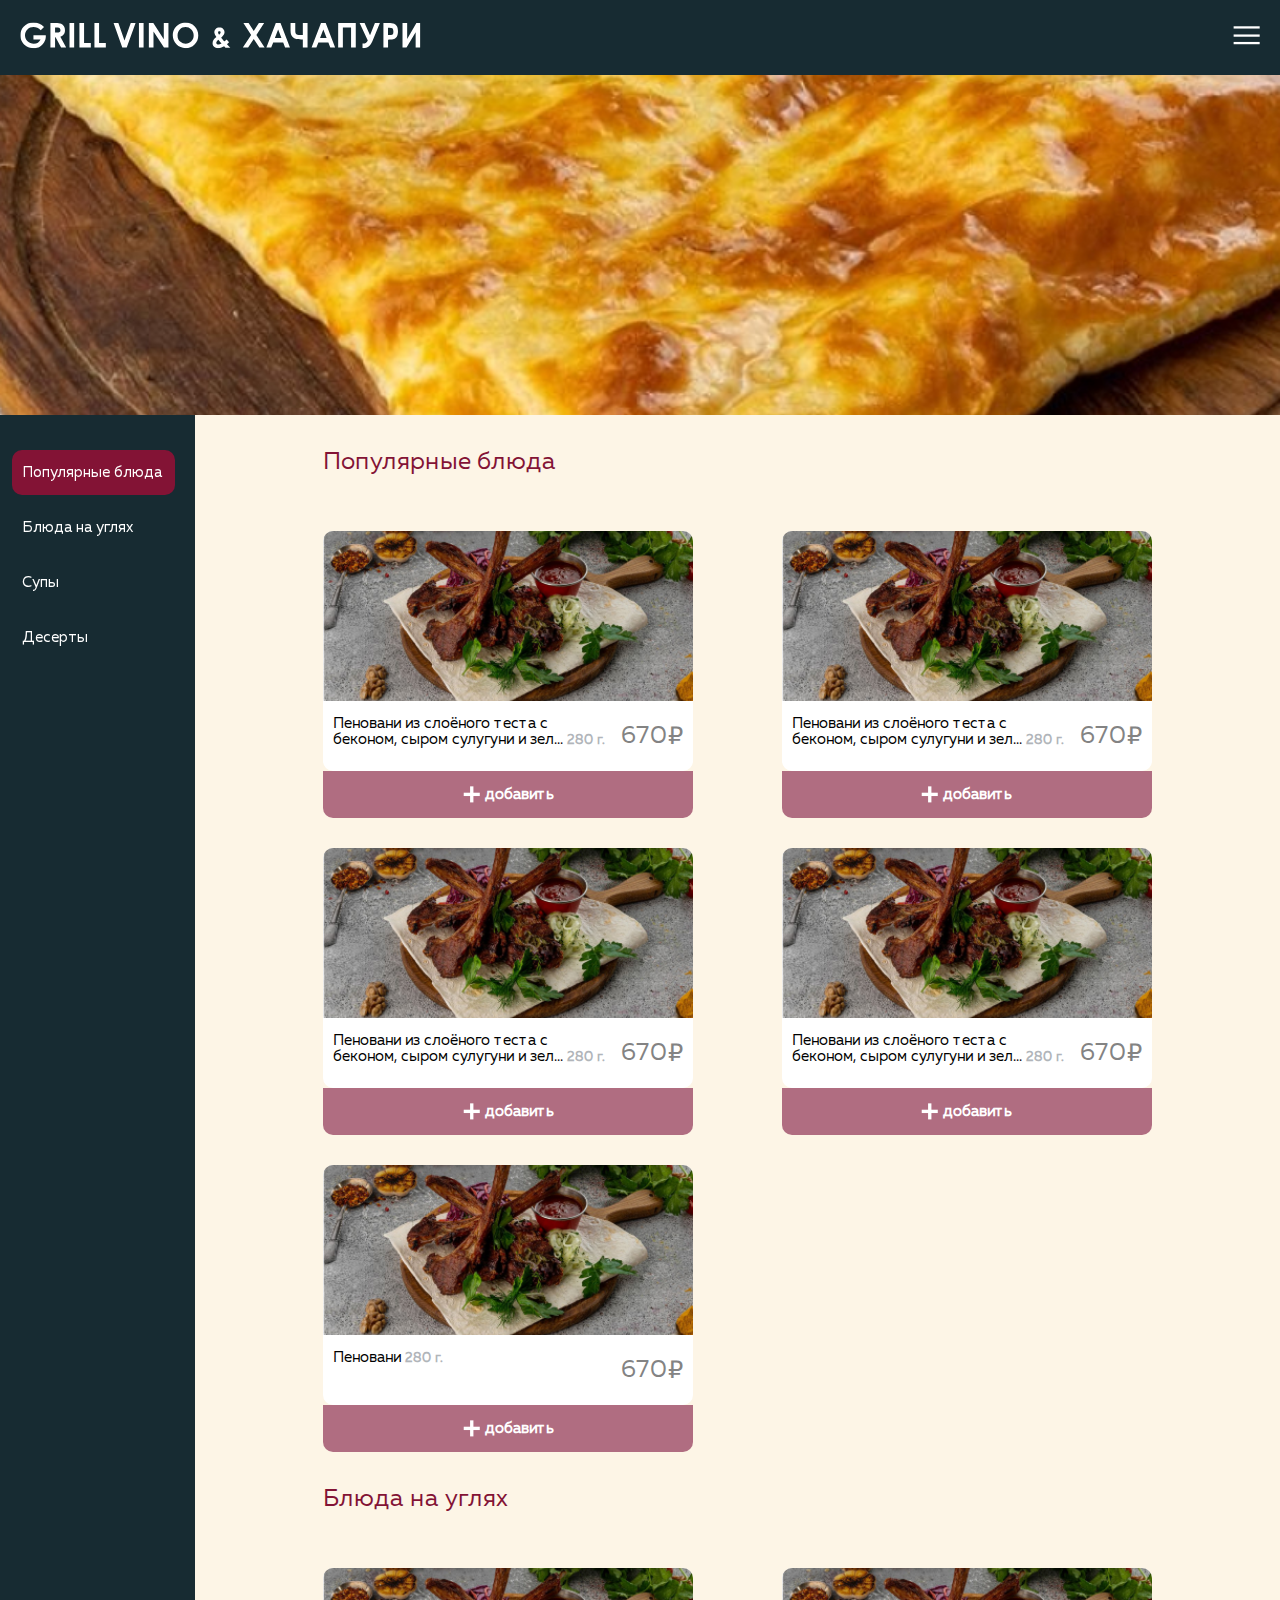
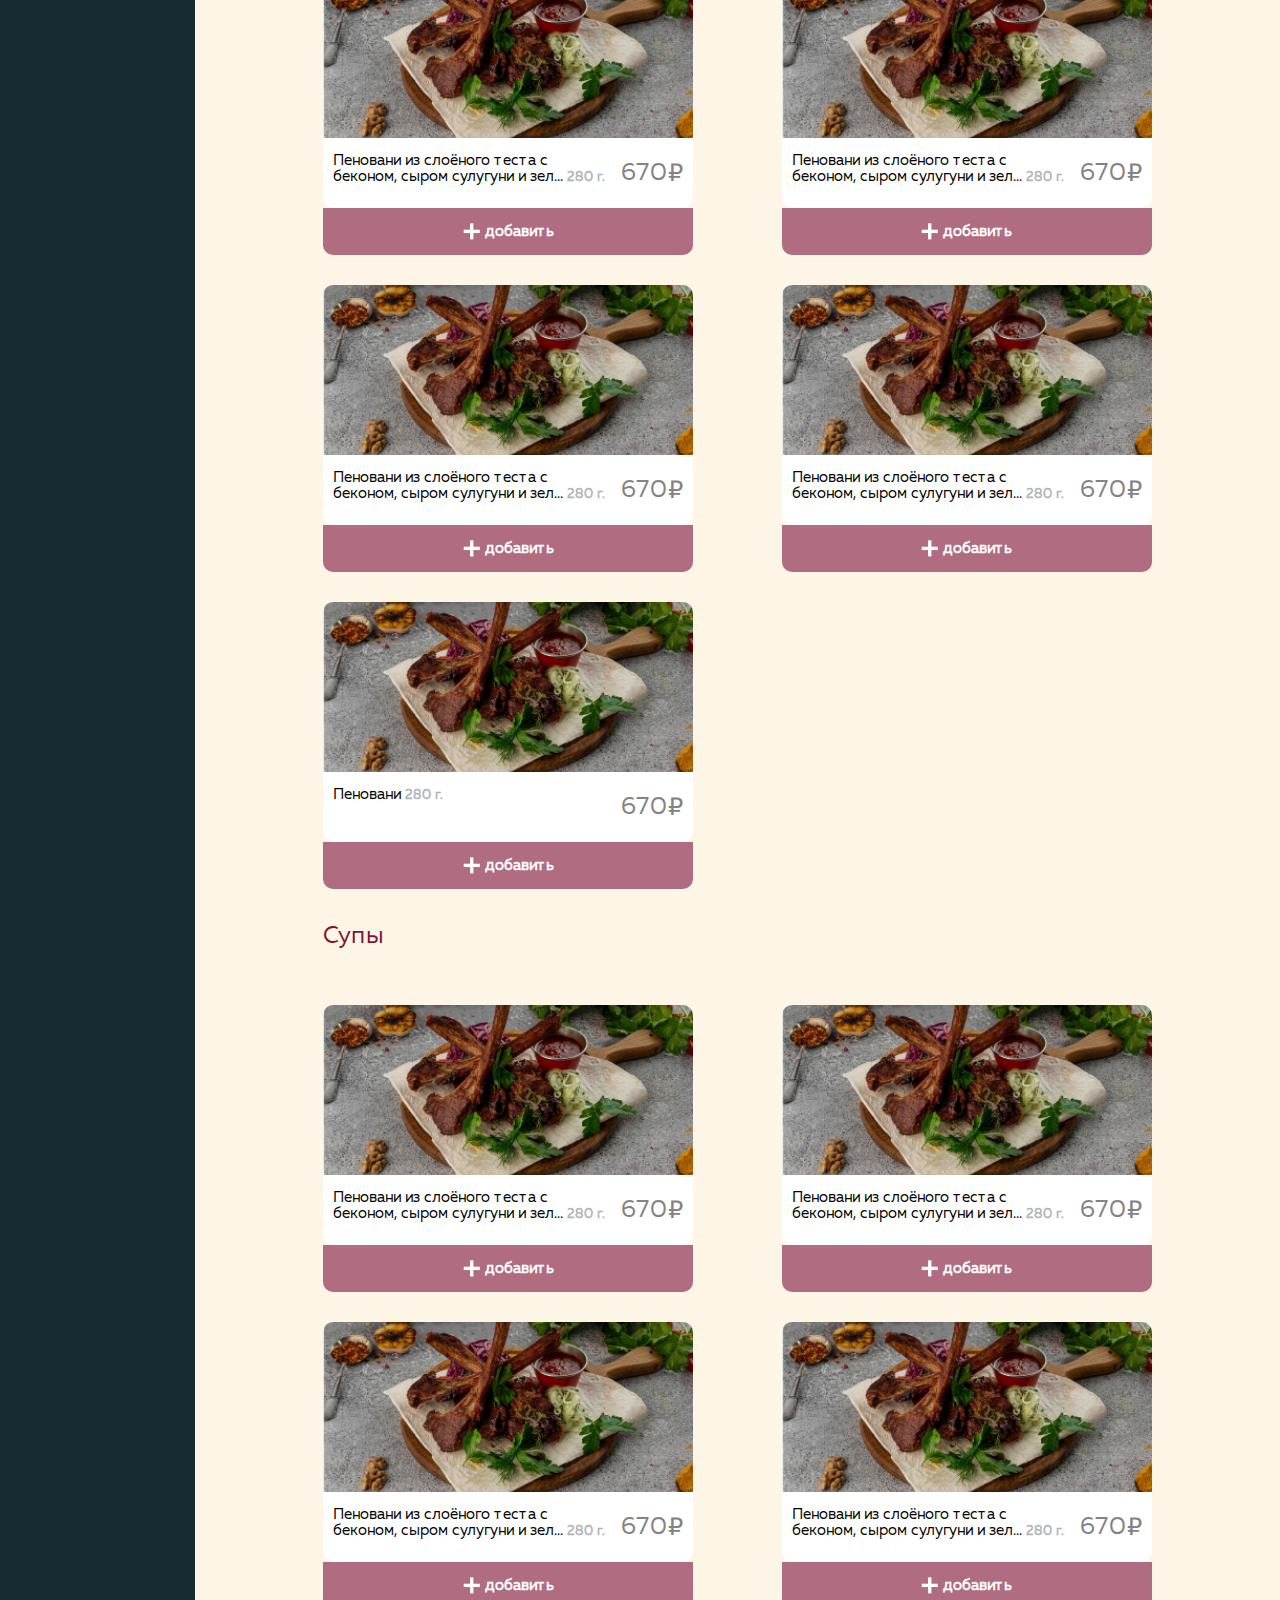
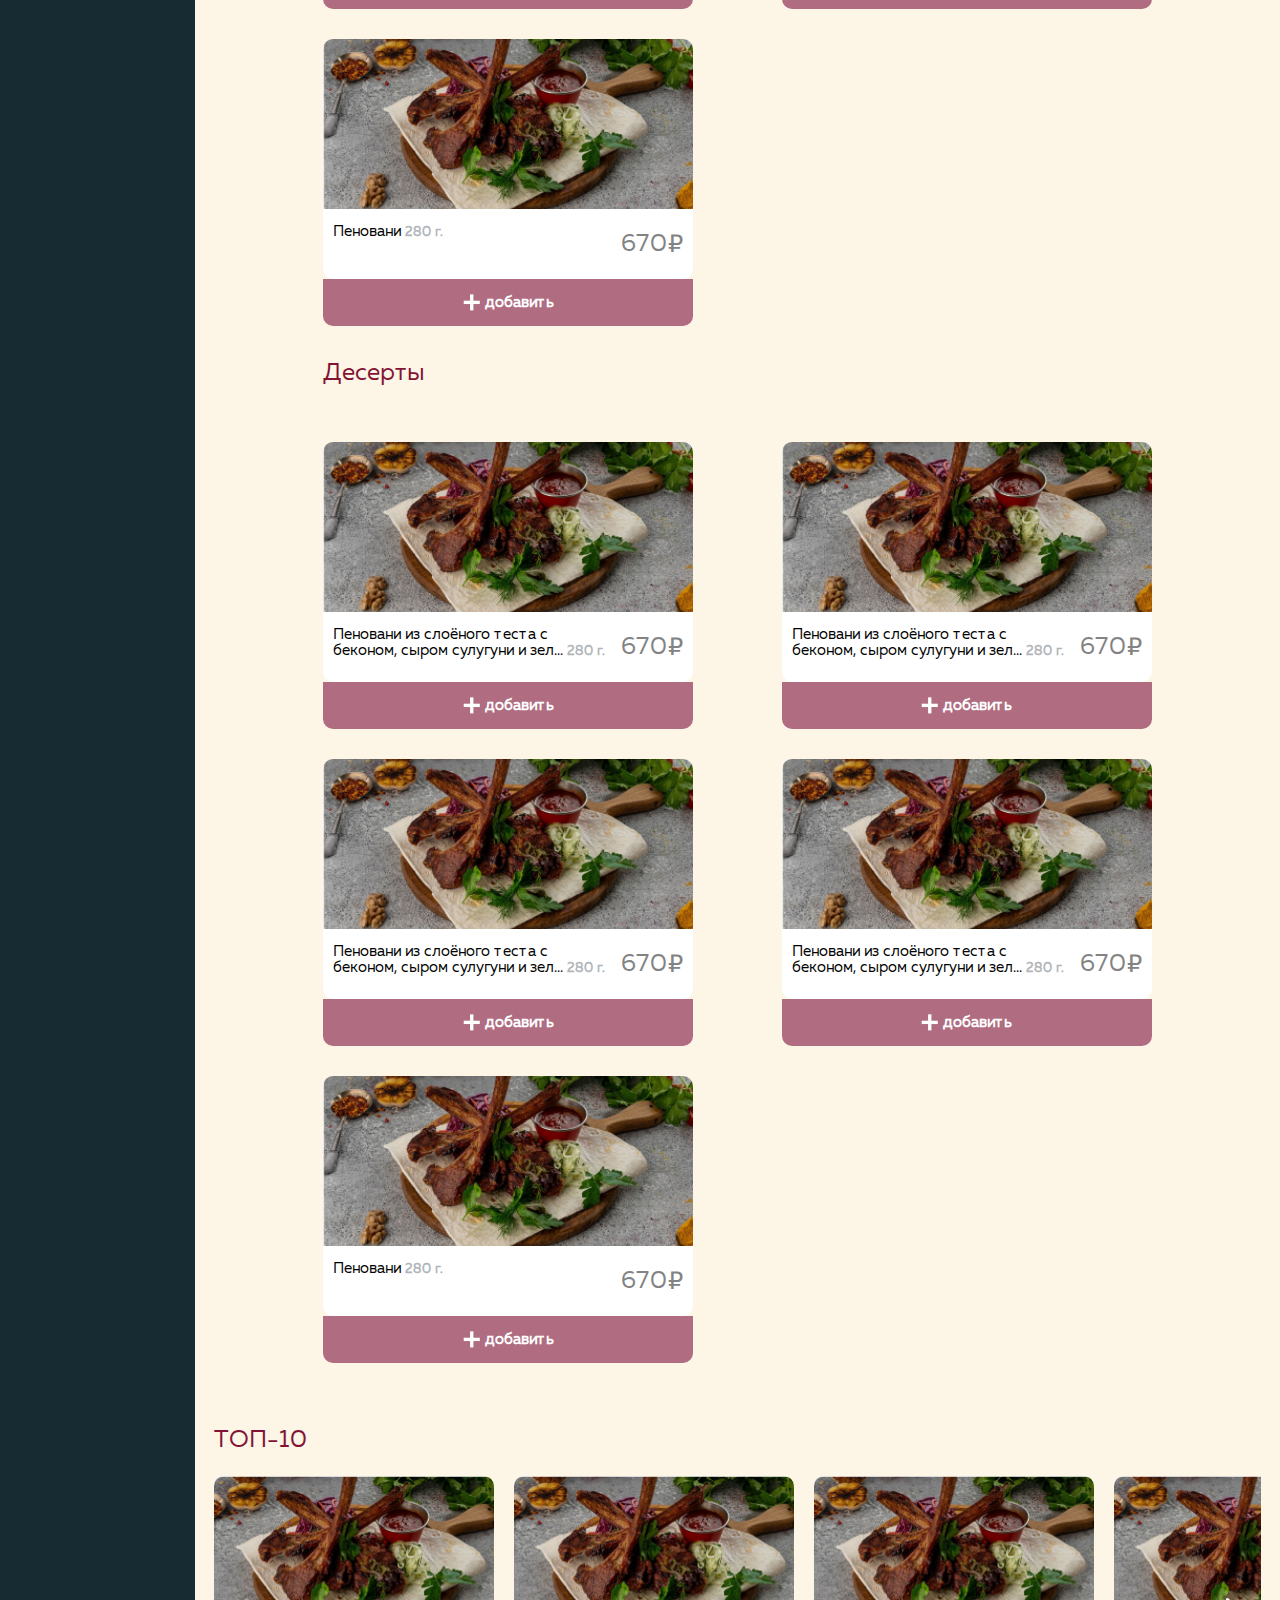
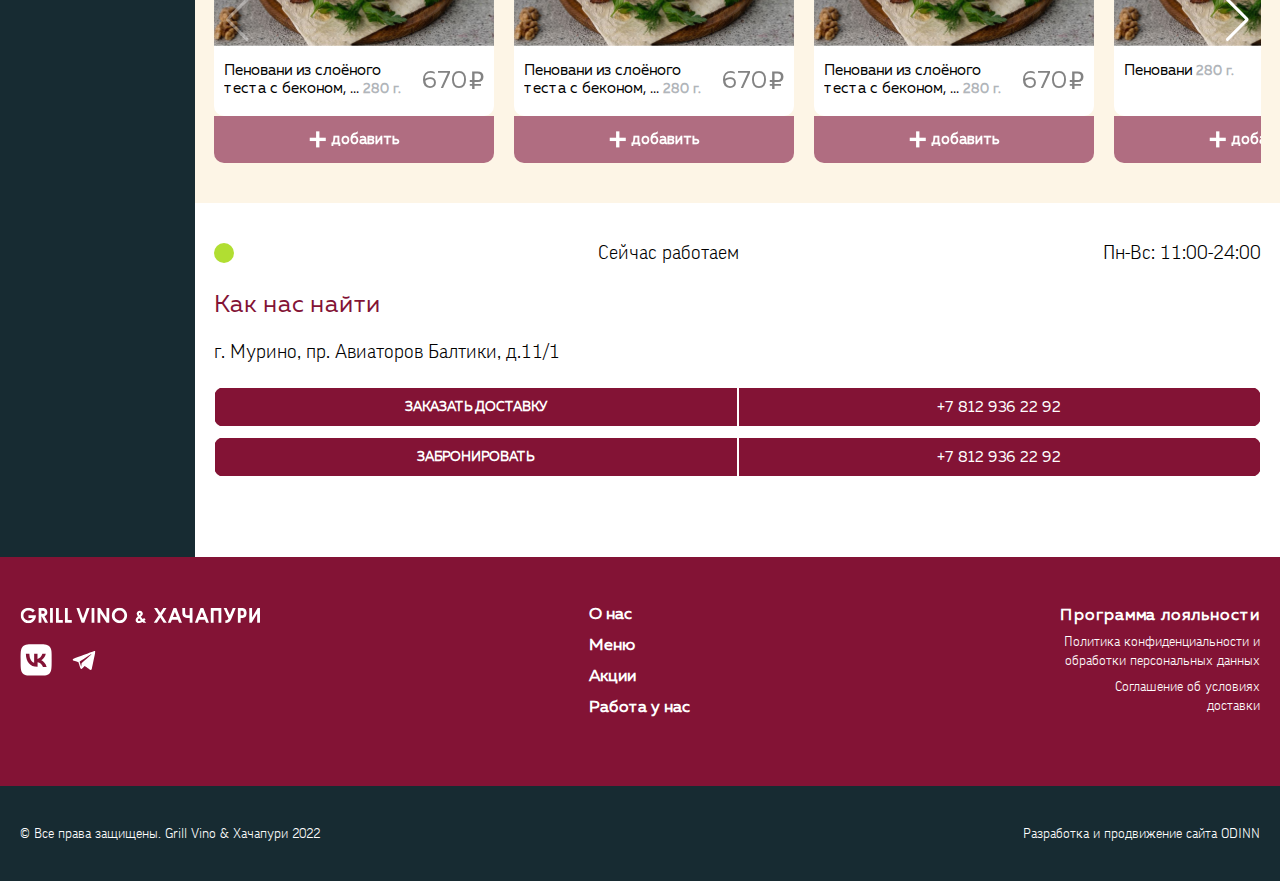
<file: index.html>
<!DOCTYPE html>
<html lang="ru">
  <head>
    <meta charset="UTF-8" />
    <meta http-equiv="X-UA-Compatible" content="IE=edge" />
    <meta name="viewport" content="width=device-width, initial-scale=1.0" />
    <link rel="stylesheet" href="assets/style/style.css" />
    <link rel="stylesheet" href="assets/swiper/swiper-bundle.min.css" />
    <style>
      .swiper {
        width: 100%;
        height: 100%;
      }

      .swiper-slide {
        text-align: center;
        font-size: 18px;
        width: 100%;
        /* Center slide text vertically */
        display: -webkit-box;
        display: -ms-flexbox;
        display: -webkit-flex;
        display: flex;
        -webkit-box-pack: center;
        -ms-flex-pack: center;
        -webkit-justify-content: center;
        justify-content: center;
        -webkit-box-align: center;
        -ms-flex-align: center;
        -webkit-align-items: center;
        align-items: center;
      }

      .swiper-slide img {
        display: block;
        width: 100%;
        object-fit: cover;
      }
    </style>
    <title>GRILL VINO & ХАЧАПУРИ</title>
  </head>
  <body>
    <div class="block"></div>
    <header class="header">
      <a class="logo" href="index.html">
        <picture>
          <source srcset="assets/img/logo.svg" media="(min-width: 800px)" />
          <img
            src="assets/img/mobileLogo.svg"
            alt="Логотип GRILL VINO и ХАЧАПУРИ"
          />
        </picture>
        <span class="resto"> ресторан современной грузинской кухни </span>
      </a>
      <a id="openMenu" class="burgerMenu">
        <img src="assets/img/icon_menu_burger.svg" alt="Мобильное меню" />
      </a>
      <div class="header__nav">
        <nav class="nav">
          <a href=""> <li class="nav__item">МЕНЮ</li> </a
          ><a href=""> <li class="nav__item">АКЦИИ</li> </a
          ><a href=""> <li class="nav__item">О НАС</li> </a
          ><a href="">
            <li class="nav__item">КОНТАКТЫ</li>
          </a>
        </nav>
        <div class="profile">
          <a href=""
            ><img src="assets/img/iconProfile.svg" alt="" class="profile__img"
          /></a>
        </div>
        <div class="phone">
          <a class="contacts__a" href="tel:+78129362292"
            ><span class="contacts__span">РЕСТОРАН </span>+7 812 936 22 92</a
          >
          <a class="contacts__a" href="tel:+78129362292"
            ><span class="contacts__span">ДОСТАВКА </span>+7 812 936 22 92</a
          >
        </div>
      </div>
    </header>

    <aside id="burgerMenu" class="mobile_wr">
      <div class="mobileWr__img">
        <div class="mobileWr__header_img">
          <img src="assets/img/mobileLogo.svg" alt="" class="mobile__logo" />
        </div>
        <img
          src="assets/img/image_for_basket.jpg"
          alt=""
          class="tablet__img_main"
        />
      </div>
      <div class="mobile">
        <div class="mobile__header">
          <img
            src="assets/img/mobileLogo.svg"
            alt=""
            class="mobile__logo logo_close"
          />
          <img
            id="closeMenu"
            src="assets/img/close.svg"
            alt=""
            class="mobile__close"
          />
        </div>
        <nav class="mobile__nav">
          <a href=""> <li class="nav__item">МЕНЮ</li> </a
          ><a href=""> <li class="nav__item">АКЦИИ</li> </a
          ><a href=""> <li class="nav__item">О НАС</li> </a
          ><a href="">
            <li class="nav__item">КОНТАКТЫ</li>
          </a>
        </nav>
        <div class="mobile__profile">
          <div class="mobile__profile_img">
            <a href=""><img src="assets/img/mobileIconProfile.svg" alt="" /></a>
          </div>
          <span>ПРОФИЛЬ</span>
        </div>
        <div class="mobile__phone">
          <a class="mobileContacts__a" href="tel:+78129362292"
            ><span class="mobileContacts__span">РЕСТОРАН </span
            ><span>+7 812 936 22 92 </span></a
          >
          <a class="mobileContacts__a" href="tel:+78129362292"
            ><span class="mobileContacts__span">ДОСТАВКА </span
            ><span>+7 812 936 22 92 </span></a
          >
        </div>
        <address class="mobile__contacts">
          <div class="address__wrapper">
            <div class="mobileWorkTime">
              <div class="mobile__indicator"></div>
              <span class="mobileWorkTime__span_now"> Сейчас работаем </span>
              <span class="mobileWorkTime__span"> Пн-Вс: 11:00-24:00 </span>
            </div>
            <span class="mobile__address">
              г.Мурино, пр.Авиаторов Балтики, д.11/1
            </span>
          </div>
          <div class="button__wrapper">
            <a
              href="https://yandex.ru/maps/?rtext=~60.054934, 30.440199"
              class="mobile__button_route"
            >
              ПРОЛОЖИТЬ МАРШРУТ
            </a>
          </div>
        </address>
      </div>
    </aside>

    <section class="menu__mobile_nav">
      <li class="nav__li">
        <input
          class="nav__input"
          type="radio"
          name="tab0"
          value="0"
          id="tab_0"
          checked=""
        />
        <label class="nav__label nav__label_active" data-name="cat1" for="tab_0"
          >Популярные блюда</label
        >
      </li>
      <li class="nav__li">
        <input
          class="nav__input"
          type="radio"
          name="inset"
          value=""
          id="tab_1"
          checked=""
        />
        <label class="nav__label" data-name="cat2" for="tab_1">Блюда на углях</label>
      </li>
      <li class="nav__li">
        <input
          class="nav__input"
          type="radio"
          name="inset"
          value=""
          id="tab_2"
          checked=""
        />
        <label class="nav__label" data-name="cat3" for="tab_2"
          >Супы</label
        >
      </li>
      <li class="nav__li">
        <input
          class="nav__input"
          type="radio"
          name="inset"
          value=""
          id="tab_3"
          checked=""
        />
        <label class="nav__label" data-name="cat4" for="tab_3">Десерты</label>
      </li>
      <li class="nav__li">
        <input
          class="nav__input"
          type="radio"
          name="inset"
          value=""
          id="tab_4"
          checked=""
        />
    </section>

    <aside class="mobileBasket_sticky">
      <div class="mobileBasket">
        <div class="mobileBasket_open">
          <header class="mobileBasket__header">
            <div class="mobileBasket__header_img"></div>
            <div class="mobileBasket__header_wr">
              <span class="mobileBasket__header_span">Ваш заказ</span>
              <img
                class="mobileBasket__close"
                src="assets/img/close.svg"
                alt=""
              />
              <div class="mobileBasket__header_totalPrice">
                <span class="mobileBasket__header_price">1890 </span>
                <span class="rouble">₽</span>
              </div>
            </div>
          </header>
          <div class="mobileBasket__wrapper">
            <div class="mobileBasket__img">
              <img
                src="assets/img/image_for_basket.jpg"
                alt=""
                class="tablet__img_main"
              />
            </div>
            <div class="mobileBasket__main_wr">
              <main class="mobileBasket__main">
                <section class="mobileBasket__delivery">
                  <div class="mobileBasket__delivery__wrapper">
                    <li class="mobileBasket__delivery__item basket__delivery_active">
                      <input
                        class="mobileBasket__delivery_input"
                        type="radio"
                        name="delivery"
                        value="0"
                        id="delivery"
                        checked="true"
                      />
                      <label class="mobileBasket__delivery_label" for="delivery"
                        >Доставка</label
                      >
                    </li>
                    <li class="mobileBasket__delivery__item">
                      <input
                        class="mobileBasket__delivery_input"
                        type="radio"
                        name="delivery"
                        value=""
                        id="takeaway"
                        checked=""
                      />
                      <label class="mobileBasket__delivery_label" for="takeaway"
                        >На вынос</label
                      >
                    </li>
                    <div class="hovering_active hover__active_left"></div>
                  </div>
                </section>
                <section class="mobileBasket__menu">
                  <div class="mobileBasket__card">
                    <div class="mobileBasket__card_pict">
                      <img
                        class="mobileBasket__card_img"
                        src="assets/img/kebab.jpg"
                        alt=""
                      />
                    </div>
                    <div class="mobileBasket__desc">
                      <h3 class="mobileBasket__h3">
                        Кебаб из ягненка с салатом из свежих овощей
                      </h3>
                      <div class="mobileBasket__desc_main">
                        <div class="mobileBasket__weightPrice">
                          <span class="mobileBasket__weight"> 360 г. </span>
                          <div class="mobileBasket__price">
                            <span class="basket__price">670</span>
                            <span class="rouble">₽</span>
                          </div>
                        </div>
                        <div class="mobileBasket__count button__count">
                          <div class="count_minus">-</div>
                          <div class="count__wrapper">
                            <input
                              type="text"
                              class="input_text"
                              size="6"
                              value="1"
                              pattern="[0-9]{,3}"
                              inputmode="numeric"
                            />
                          </div>
                          <div class="count_plus" id="right">+</div>
                        </div>
                      </div>
                    </div>
                  </div>
                  <div class="mobileBasket__card">
                    <div class="mobileBasket__card_pict">
                      <img
                        class="mobileBasket__card_img"
                        src="assets/img/kebab.jpg"
                        alt=""
                      />
                    </div>
                    <div class="mobileBasket__desc">
                      <h3 class="mobileBasket__h3">
                        Кебаб из ягненка с салатом из свежих овощей
                      </h3>
                      <div class="mobileBasket__desc_main">
                        <div class="mobileBasket__weightPrice">
                          <span class="mobileBasket__weight"> 360 г. </span>
                          <div class="mobileBasket__price">
                            <span class="basket__price">670</span>
                            <span class="rouble">₽</span>
                          </div>
                        </div>
                        <div class="mobileBasket__count button__count">
                          <div class="count_minus">-</div>
                          <div class="count__wrapper">
                            <input
                              type="text"
                              class="input_text"
                              size="6"
                              value="1"
                              pattern="[0-9]{,3}"
                              inputmode="numeric"
                            />
                          </div>
                          <div class="count_plus" id="right">+</div>
                        </div>
                      </div>
                    </div>
                  </div>
                  <div class="mobileBasket__card">
                    <div class="mobileBasket__card_pict">
                      <img
                        class="mobileBasket__card_img"
                        src="assets/img/kebab.jpg"
                        alt=""
                      />
                    </div>
                    <div class="mobileBasket__desc">
                      <h3 class="mobileBasket__h3">
                        Кебаб из ягненка с салатом из свежих овощей
                      </h3>
                      <div class="mobileBasket__desc_main">
                        <div class="mobileBasket__weightPrice">
                          <span class="mobileBasket__weight"> 360 г. </span>
                          <div class="mobileBasket__price">
                            <span class="basket__price">670</span>
                            <span class="rouble">₽</span>
                          </div>
                        </div>
                        <div class="mobileBasket__count button__count">
                          <div class="count_minus">-</div>
                          <div class="count__wrapper">
                            <input
                              type="text"
                              class="input_text"
                              size="6"
                              value="1"
                              pattern="[0-9]{,3}"
                              inputmode="numeric"
                            />
                          </div>
                          <div class="count_plus" id="right">+</div>
                        </div>
                      </div>
                    </div>
                  </div>
                  <div class="mobileBasket__card">
                    <div class="mobileBasket__card_pict">
                      <img
                        class="mobileBasket__card_img"
                        src="assets/img/kebab.jpg"
                        alt=""
                      />
                    </div>
                    <div class="mobileBasket__desc">
                      <h3 class="mobileBasket__h3">
                        Кебаб из ягненка с салатом из свежих овощей
                      </h3>
                      <div class="mobileBasket__desc_main">
                        <div class="mobileBasket__weightPrice">
                          <span class="mobileBasket__weight"> 360 г. </span>
                          <div class="mobileBasket__price">
                            <span class="basket__price">670</span>
                            <span class="rouble">₽</span>
                          </div>
                        </div>
                        <div class="mobileBasket__count button__count">
                          <div class="count_minus">-</div>
                          <div class="count__wrapper">
                            <input
                              type="text"
                              class="input_text"
                              size="6"
                              value="1"
                              pattern="[0-9]{,3}"
                              inputmode="numeric"
                            />
                          </div>
                          <div class="count_plus" id="right">+</div>
                        </div>
                      </div>
                    </div>
                  </div>
                  <div class="mobileBasket__card">
                    <div class="mobileBasket__card_pict">
                      <img
                        class="mobileBasket__card_img"
                        src="assets/img/kebab.jpg"
                        alt=""
                      />
                    </div>
                    <div class="mobileBasket__desc">
                      <h3 class="mobileBasket__h3">
                        Кебаб из ягненка с салатом из свежих овощей
                      </h3>
                      <div class="mobileBasket__desc_main">
                        <div class="mobileBasket__weightPrice">
                          <span class="mobileBasket__weight"> 360 г. </span>
                          <div class="mobileBasket__price">
                            <span class="basket__price">670</span>
                            <span class="rouble">₽</span>
                          </div>
                        </div>
                        <div class="mobileBasket__count button__count">
                          <div class="count_minus">-</div>
                          <div class="count__wrapper">
                            <input
                              type="text"
                              class="input_text"
                              size="6"
                              value="1"
                              pattern="[0-9]{,3}"
                              inputmode="numeric"
                            />
                          </div>
                          <div class="count_plus" id="right">+</div>
                        </div>
                      </div>
                    </div>
                  </div>
                </section>
                <button class="mobileBasket__button_clear" type="button">
                  Убрать все
                </button>
              </main>
            </div>
          </div>
        </div>
        <footer class="mobileBasket__footer">
          <div class="mobileBasket__footer_item">
            <div class="mobileBasket_priceDelivery">
              <span class="mobileBasket__footer_span">Доставка</span>
              <div class="mobileBasket__price_delivery">
                <span id="mobileBasket_priceDelivery">250</span>
                <span class="rouble"> ₽</span>
              </div>
            </div>
            <p class="mobileBasket_forFreeDelivery">
              Закажите ещё на
              <span id="mobileBasket_forFreeDelivery">105</span>
              <span class="rouble">₽</span> для бесплатной доставки!
            </p>
          </div>
          <button class="mobileBasket__button_order">
            <span>Верно, далее</span>
            <div class="mobileBasket_totalCheck">
              <span>1895</span>
              <span class="rouble"> ₽</span>
            </div>
          </button>
        </footer>
      </div>
    </aside>

    <main class="main">
      <div class="auxiliary"></div>
      <section class="mainGallery">
        <img class="mainGallery__item" src="assets/img/bigImg.jpg" alt="" />
      </section>
      <div class="wrapper__main_big">
        <aside class="asideMenu">
          <ul class="asideMenu__ul">
            <input class="asideMenu__input" type="radio" id="cat1" />
            <label class="asideMenu__label category_active" for="cat1"
              >Популярные блюда</label
            >
            <input class="asideMenu__input" type="radio" id="cat2" />
            <label class="asideMenu__label" for="cat2">Блюда на углях</label>
            <input class="asideMenu__input" type="radio" id="cat3" />
            <label class="asideMenu__label" for="cat3">Супы</label>
            <input class="asideMenu__input" type="radio" id="cat4" />
            <label class="asideMenu__label" for="cat4">Десерты</label>
          </ul>
          <h1 class="visually-hidden"></h1>
        </aside>
        <div class="wrapper__main_small">
          <div class="menu">
            <div class="menu__list">
              <div id="category1" class="menu__cat" data-name="cat1">
                <h2 class="menu__h2">Популярные блюда</h2>
                <div class="menu__list_item list_item">
                  <a class="menu__card">
                    <img class="card__img" src="assets/img/kare.jpg" alt="" />
                    <div class="card_desc">
                      <div class="card__text">
                        <div class="card">
                          <span class="card__desc_name"
                            >Пеновани из слоёного теста с беконом, сыром
                            сулугуни и зеленью Подается со сметаной</span
                          >
                          <span class="card__desc_weight">280 г.</span>
                        </div>
                      </div>
                      <div class="card__desc_price">
                        <span class="desc_price">670</span>
                        <span class="rouble">₽</span>
                      </div>
                    </div>
                  </a>
                  <button class="card__button" type="button">
                    <div class="card__button_add">
                      <img class="img__plus" src="assets/img/plus.svg" alt="" />
                      <span>добавить</span>
                    </div>
                  </button>
                  <div class="card__button_count button__count">
                    <div class="count_minus card__count_minus" id="left">-</div>
                    <div class="card__count_wrapper">
                      <input
                        type="text"
                        class="input_text"
                        size="6"
                        value="1"
                        pattern="[0-9]{,3}"
                        inputmode="numeric"
                      />
                    </div>
                    <div class="count_plus card__count_plus" id="right">+</div>
                  </div>
                </div>
                <div class="menu__list_item list_item">
                  <a class="menu__card">
                    <img class="card__img" src="assets/img/kare.jpg" alt="" />
                    <div class="card_desc">
                      <div class="card__text">
                        <div class="card">
                          <span class="card__desc_name"
                            >Пеновани из слоёного теста с беконом, сыром
                            сулугуни и зеленью Подается со сметаной</span
                          >
                          <span class="card__desc_weight">280 г.</span>
                        </div>
                      </div>
                      <div class="card__desc_price">
                        <span class="desc_price">670</span>
                        <span class="rouble">₽</span>
                      </div>
                    </div>
                  </a>
                  <button class="card__button" type="button">
                    <div class="card__button_add">
                      <img class="img__plus" src="assets/img/plus.svg" alt="" />
                      <span>добавить</span>
                    </div>
                  </button>

                  <div class="card__button_count button__count">
                    <div class="count_minus card__count_minus" id="left">-</div>
                    <div class="card__count_wrapper">
                      <input
                        type="text"
                        class="input_text"
                        size="6"
                        value="1"
                        pattern="[0-9]{,3}"
                        inputmode="numeric"
                      />
                    </div>
                    <div class="count_plus card__count_plus" id="right">+</div>
                  </div>
                </div>
                <div class="menu__list_item list_item">
                  <a class="menu__card">
                    <img class="card__img" src="assets/img/kare.jpg" alt="" />
                    <div class="card_desc">
                      <div class="card__text">
                        <div class="card">
                          <span class="card__desc_name"
                            >Пеновани из слоёного теста с беконом, сыром
                            сулугуни и зеленью Подается со сметаной</span
                          >
                          <span class="card__desc_weight">280 г.</span>
                        </div>
                      </div>
                      <div class="card__desc_price">
                        <span class="desc_price">670</span>
                        <span class="rouble">₽</span>
                      </div>
                    </div>
                  </a>
                  <button class="card__button" type="button">
                    <div class="card__button_add">
                      <img class="img__plus" src="assets/img/plus.svg" alt="" />
                      <span>добавить</span>
                    </div>
                  </button>

                  <div class="card__button_count button__count">
                    <div class="count_minus card__count_minus" id="left">-</div>
                    <div class="card__count_wrapper">
                      <input
                        type="text"
                        class="input_text"
                        size="6"
                        value="1"
                        pattern="[0-9]{,3}"
                        inputmode="numeric"
                      />
                    </div>
                    <div class="count_plus card__count_plus" id="right">+</div>
                  </div>
                </div>
                <div class="menu__list_item list_item">
                  <a class="menu__card">
                    <img class="card__img" src="assets/img/kare.jpg" alt="" />
                    <div class="card_desc">
                      <div class="card__text">
                        <div class="card">
                          <span class="card__desc_name"
                            >Пеновани из слоёного теста с беконом, сыром
                            сулугуни и зеленью Подается со сметаной</span
                          >
                          <span class="card__desc_weight">280 г.</span>
                        </div>
                      </div>
                      <div class="card__desc_price">
                        <span class="desc_price">670</span>
                        <span class="rouble">₽</span>
                      </div>
                    </div>
                  </a>
                  <button class="card__button" type="button">
                    <div class="card__button_add">
                      <img class="img__plus" src="assets/img/plus.svg" alt="" />
                      <span>добавить</span>
                    </div>
                  </button>

                  <div class="card__button_count button__count">
                    <div class="count_minus card__count_minus" id="left">-</div>
                    <div class="card__count_wrapper">
                      <input
                        type="text"
                        class="input_text"
                        size="6"
                        value="1"
                        pattern="[0-9]{,3}"
                        inputmode="numeric"
                      />
                    </div>
                    <div class="count_plus card__count_plus" id="right">+</div>
                  </div>
                </div>
                <div class="menu__list_item list_item">
                  <a class="menu__card">
                    <img class="card__img" src="assets/img/kare.jpg" alt="" />
                    <div class="card_desc">
                      <div class="card__text">
                        <div class="card">
                          <span class="card__desc_name">Пеновани </span>
                          <span class="card__desc_weight">280 г.</span>
                        </div>
                      </div>
                      <div class="card__desc_price">
                        <span class="desc_price">670</span>
                        <span class="rouble">₽</span>
                      </div>
                    </div>
                  </a>
                  <button class="card__button" type="button">
                    <div class="card__button_add">
                      <img class="img__plus" src="assets/img/plus.svg" alt="" />
                      <span>добавить</span>
                    </div>
                  </button>

                  <div class="card__button_count button__count">
                    <div class="count_minus card__count_minus" id="left">-</div>
                    <div class="card__count_wrapper">
                      <input
                        type="text"
                        class="input_text"
                        size="6"
                        value="1"
                        pattern="[0-9]{,3}"
                        inputmode="numeric"
                      />
                    </div>
                    <div class="count_plus card__count_plus" id="right">+</div>
                  </div>
                </div>
              </div>
              <div id="category2" class="menu__cat" data-name="cat2">
                <h2 class="menu__h2">Блюда на углях</h2>
                <div class="menu__list_item list_item">
                  <a class="menu__card">
                    <img class="card__img" src="assets/img/kare.jpg" alt="" />
                    <div class="card_desc">
                      <div class="card__text">
                        <div class="card">
                          <span class="card__desc_name"
                            >Пеновани из слоёного теста с беконом, сыром
                            сулугуни и зеленью Подается со сметаной</span
                          >
                          <span class="card__desc_weight">280 г.</span>
                        </div>
                      </div>
                      <div class="card__desc_price">
                        <span class="desc_price">670</span>
                        <span class="rouble">₽</span>
                      </div>
                    </div>
                  </a>
                  <button class="card__button" type="button">
                    <div class="card__button_add">
                      <img class="img__plus" src="assets/img/plus.svg" alt="" />
                      <span>добавить</span>
                    </div>
                  </button>
                  <div class="card__button_count button__count">
                    <div class="count_minus card__count_minus" id="left">-</div>
                    <div class="card__count_wrapper">
                      <input
                        type="text"
                        class="input_text"
                        size="6"
                        value="1"
                        pattern="[0-9]{,3}"
                        inputmode="numeric"
                      />
                    </div>
                    <div class="count_plus card__count_plus" id="right">+</div>
                  </div>
                </div>
                <div class="menu__list_item list_item">
                  <a class="menu__card">
                    <img class="card__img" src="assets/img/kare.jpg" alt="" />
                    <div class="card_desc">
                      <div class="card__text">
                        <div class="card">
                          <span class="card__desc_name"
                            >Пеновани из слоёного теста с беконом, сыром
                            сулугуни и зеленью Подается со сметаной</span
                          >
                          <span class="card__desc_weight">280 г.</span>
                        </div>
                      </div>
                      <div class="card__desc_price">
                        <span class="desc_price">670</span>
                        <span class="rouble">₽</span>
                      </div>
                    </div>
                  </a>
                  <button class="card__button" type="button">
                    <div class="card__button_add">
                      <img class="img__plus" src="assets/img/plus.svg" alt="" />
                      <span>добавить</span>
                    </div>
                  </button>

                  <div class="card__button_count button__count">
                    <div class="count_minus card__count_minus" id="left">-</div>
                    <div class="card__count_wrapper">
                      <input
                        type="text"
                        class="input_text"
                        size="6"
                        value="1"
                        pattern="[0-9]{,3}"
                        inputmode="numeric"
                      />
                    </div>
                    <div class="count_plus card__count_plus" id="right">+</div>
                  </div>
                </div>
                <div class="menu__list_item list_item">
                  <a class="menu__card">
                    <img class="card__img" src="assets/img/kare.jpg" alt="" />
                    <div class="card_desc">
                      <div class="card__text">
                        <div class="card">
                          <span class="card__desc_name"
                            >Пеновани из слоёного теста с беконом, сыром
                            сулугуни и зеленью Подается со сметаной</span
                          >
                          <span class="card__desc_weight">280 г.</span>
                        </div>
                      </div>
                      <div class="card__desc_price">
                        <span class="desc_price">670</span>
                        <span class="rouble">₽</span>
                      </div>
                    </div>
                  </a>
                  <button class="card__button" type="button">
                    <div class="card__button_add">
                      <img class="img__plus" src="assets/img/plus.svg" alt="" />
                      <span>добавить</span>
                    </div>
                  </button>

                  <div class="card__button_count button__count">
                    <div class="count_minus card__count_minus" id="left">-</div>
                    <div class="card__count_wrapper">
                      <input
                        type="text"
                        class="input_text"
                        size="6"
                        value="1"
                        pattern="[0-9]{,3}"
                        inputmode="numeric"
                      />
                    </div>
                    <div class="count_plus card__count_plus" id="right">+</div>
                  </div>
                </div>
                <div class="menu__list_item list_item">
                  <a class="menu__card">
                    <img class="card__img" src="assets/img/kare.jpg" alt="" />
                    <div class="card_desc">
                      <div class="card__text">
                        <div class="card">
                          <span class="card__desc_name"
                            >Пеновани из слоёного теста с беконом, сыром
                            сулугуни и зеленью Подается со сметаной</span
                          >
                          <span class="card__desc_weight">280 г.</span>
                        </div>
                      </div>
                      <div class="card__desc_price">
                        <span class="desc_price">670</span>
                        <span class="rouble">₽</span>
                      </div>
                    </div>
                  </a>
                  <button class="card__button" type="button">
                    <div class="card__button_add">
                      <img class="img__plus" src="assets/img/plus.svg" alt="" />
                      <span>добавить</span>
                    </div>
                  </button>

                  <div class="card__button_count button__count">
                    <div class="count_minus card__count_minus" id="left">-</div>
                    <div class="card__count_wrapper">
                      <input
                        type="text"
                        class="input_text"
                        size="6"
                        value="1"
                        pattern="[0-9]{,3}"
                        inputmode="numeric"
                      />
                    </div>
                    <div class="count_plus card__count_plus" id="right">+</div>
                  </div>
                </div>
                <div class="menu__list_item list_item">
                  <a class="menu__card">
                    <img class="card__img" src="assets/img/kare.jpg" alt="" />
                    <div class="card_desc">
                      <div class="card__text">
                        <div class="card">
                          <span class="card__desc_name">Пеновани </span>
                          <span class="card__desc_weight">280 г.</span>
                        </div>
                      </div>
                      <div class="card__desc_price">
                        <span class="desc_price">670</span>
                        <span class="rouble">₽</span>
                      </div>
                    </div>
                  </a>
                  <button class="card__button" type="button">
                    <div class="card__button_add">
                      <img class="img__plus" src="assets/img/plus.svg" alt="" />
                      <span>добавить</span>
                    </div>
                  </button>

                  <div class="card__button_count button__count">
                    <div class="count_minus card__count_minus" id="left">-</div>
                    <div class="card__count_wrapper">
                      <input
                        type="text"
                        class="input_text"
                        size="6"
                        value="1"
                        pattern="[0-9]{,3}"
                        inputmode="numeric"
                      />
                    </div>
                    <div class="count_plus card__count_plus" id="right">+</div>
                  </div>
                </div>
              </div>
              <div id="category3" class="menu__cat" data-name="cat3">
                <h2 class="menu__h2">Супы</h2>
                <div class="menu__list_item list_item">
                  <a class="menu__card">
                    <img class="card__img" src="assets/img/kare.jpg" alt="" />
                    <div class="card_desc">
                      <div class="card__text">
                        <div class="card">
                          <span class="card__desc_name"
                            >Пеновани из слоёного теста с беконом, сыром
                            сулугуни и зеленью Подается со сметаной</span
                          >
                          <span class="card__desc_weight">280 г.</span>
                        </div>
                      </div>
                      <div class="card__desc_price">
                        <span class="desc_price">670</span>
                        <span class="rouble">₽</span>
                      </div>
                    </div>
                  </a>
                  <button class="card__button" type="button">
                    <div class="card__button_add">
                      <img class="img__plus" src="assets/img/plus.svg" alt="" />
                      <span>добавить</span>
                    </div>
                  </button>
                  <div class="card__button_count button__count">
                    <div class="count_minus card__count_minus" id="left">-</div>
                    <div class="card__count_wrapper">
                      <input
                        type="text"
                        class="input_text"
                        size="6"
                        value="1"
                        pattern="[0-9]{,3}"
                        inputmode="numeric"
                      />
                    </div>
                    <div class="count_plus card__count_plus" id="right">+</div>
                  </div>
                </div>
                <div class="menu__list_item list_item">
                  <a class="menu__card">
                    <img class="card__img" src="assets/img/kare.jpg" alt="" />
                    <div class="card_desc">
                      <div class="card__text">
                        <div class="card">
                          <span class="card__desc_name"
                            >Пеновани из слоёного теста с беконом, сыром
                            сулугуни и зеленью Подается со сметаной</span
                          >
                          <span class="card__desc_weight">280 г.</span>
                        </div>
                      </div>
                      <div class="card__desc_price">
                        <span class="desc_price">670</span>
                        <span class="rouble">₽</span>
                      </div>
                    </div>
                  </a>
                  <button class="card__button" type="button">
                    <div class="card__button_add">
                      <img class="img__plus" src="assets/img/plus.svg" alt="" />
                      <span>добавить</span>
                    </div>
                  </button>

                  <div class="card__button_count button__count">
                    <div class="count_minus card__count_minus" id="left">-</div>
                    <div class="card__count_wrapper">
                      <input
                        type="text"
                        class="input_text"
                        size="6"
                        value="1"
                        pattern="[0-9]{,3}"
                        inputmode="numeric"
                      />
                    </div>
                    <div class="count_plus card__count_plus" id="right">+</div>
                  </div>
                </div>
                <div class="menu__list_item list_item">
                  <a class="menu__card">
                    <img class="card__img" src="assets/img/kare.jpg" alt="" />
                    <div class="card_desc">
                      <div class="card__text">
                        <div class="card">
                          <span class="card__desc_name"
                            >Пеновани из слоёного теста с беконом, сыром
                            сулугуни и зеленью Подается со сметаной</span
                          >
                          <span class="card__desc_weight">280 г.</span>
                        </div>
                      </div>
                      <div class="card__desc_price">
                        <span class="desc_price">670</span>
                        <span class="rouble">₽</span>
                      </div>
                    </div>
                  </a>
                  <button class="card__button" type="button">
                    <div class="card__button_add">
                      <img class="img__plus" src="assets/img/plus.svg" alt="" />
                      <span>добавить</span>
                    </div>
                  </button>

                  <div class="card__button_count button__count">
                    <div class="count_minus card__count_minus" id="left">-</div>
                    <div class="card__count_wrapper">
                      <input
                        type="text"
                        class="input_text"
                        size="6"
                        value="1"
                        pattern="[0-9]{,3}"
                        inputmode="numeric"
                      />
                    </div>
                    <div class="count_plus card__count_plus" id="right">+</div>
                  </div>
                </div>
                <div class="menu__list_item list_item">
                  <a class="menu__card">
                    <img class="card__img" src="assets/img/kare.jpg" alt="" />
                    <div class="card_desc">
                      <div class="card__text">
                        <div class="card">
                          <span class="card__desc_name"
                            >Пеновани из слоёного теста с беконом, сыром
                            сулугуни и зеленью Подается со сметаной</span
                          >
                          <span class="card__desc_weight">280 г.</span>
                        </div>
                      </div>
                      <div class="card__desc_price">
                        <span class="desc_price">670</span>
                        <span class="rouble">₽</span>
                      </div>
                    </div>
                  </a>
                  <button class="card__button" type="button">
                    <div class="card__button_add">
                      <img class="img__plus" src="assets/img/plus.svg" alt="" />
                      <span>добавить</span>
                    </div>
                  </button>

                  <div class="card__button_count button__count">
                    <div class="count_minus card__count_minus" id="left">-</div>
                    <div class="card__count_wrapper">
                      <input
                        type="text"
                        class="input_text"
                        size="6"
                        value="1"
                        pattern="[0-9]{,3}"
                        inputmode="numeric"
                      />
                    </div>
                    <div class="count_plus card__count_plus" id="right">+</div>
                  </div>
                </div>
                <div class="menu__list_item list_item">
                  <a class="menu__card">
                    <img class="card__img" src="assets/img/kare.jpg" alt="" />
                    <div class="card_desc">
                      <div class="card__text">
                        <div class="card">
                          <span class="card__desc_name">Пеновани </span>
                          <span class="card__desc_weight">280 г.</span>
                        </div>
                      </div>
                      <div class="card__desc_price">
                        <span class="desc_price">670</span>
                        <span class="rouble">₽</span>
                      </div>
                    </div>
                  </a>
                  <button class="card__button" type="button">
                    <div class="card__button_add">
                      <img class="img__plus" src="assets/img/plus.svg" alt="" />
                      <span>добавить</span>
                    </div>
                  </button>
                  <div class="card__button_count button__count">
                    <div class="count_minus card__count_minus" id="left">-</div>
                    <div class="card__count_wrapper">
                      <input
                        type="text"
                        class="input_text"
                        size="6"
                        value="1"
                        pattern="[0-9]{,3}"
                        inputmode="numeric"
                      />
                    </div>
                    <div class="count_plus card__count_plus" id="right">+</div>
                  </div>
                </div>
              </div>
              <div id="category4" class="menu__cat" data-name="cat4">
                <h2 class="menu__h2">Десерты</h2>
                <div class="menu__list_item list_item">
                  <a class="menu__card">
                    <img class="card__img" src="assets/img/kare.jpg" alt="" />
                    <div class="card_desc">
                      <div class="card__text">
                        <div class="card">
                          <span class="card__desc_name"
                            >Пеновани из слоёного теста с беконом, сыром
                            сулугуни и зеленью Подается со сметаной</span
                          >
                          <span class="card__desc_weight">280 г.</span>
                        </div>
                      </div>
                      <div class="card__desc_price">
                        <span class="desc_price">670</span>
                        <span class="rouble">₽</span>
                      </div>
                    </div>
                  </a>
                  <button class="card__button" type="button">
                    <div class="card__button_add">
                      <img class="img__plus" src="assets/img/plus.svg" alt="" />
                      <span>добавить</span>
                    </div>
                  </button>
                  <div class="card__button_count button__count">
                    <div class="count_minus card__count_minus" id="left">-</div>
                    <div class="card__count_wrapper">
                      <input
                        type="text"
                        class="input_text"
                        size="6"
                        value="1"
                        pattern="[0-9]{,3}"
                        inputmode="numeric"
                      />
                    </div>
                    <div class="count_plus card__count_plus" id="right">+</div>
                  </div>
                </div>
                <div class="menu__list_item list_item">
                  <a class="menu__card">
                    <img class="card__img" src="assets/img/kare.jpg" alt="" />
                    <div class="card_desc">
                      <div class="card__text">
                        <div class="card">
                          <span class="card__desc_name"
                            >Пеновани из слоёного теста с беконом, сыром
                            сулугуни и зеленью Подается со сметаной</span
                          >
                          <span class="card__desc_weight">280 г.</span>
                        </div>
                      </div>
                      <div class="card__desc_price">
                        <span class="desc_price">670</span>
                        <span class="rouble">₽</span>
                      </div>
                    </div>
                  </a>
                  <button class="card__button" type="button">
                    <div class="card__button_add">
                      <img class="img__plus" src="assets/img/plus.svg" alt="" />
                      <span>добавить</span>
                    </div>
                  </button>

                  <div class="card__button_count button__count">
                    <div class="count_minus card__count_minus" id="left">-</div>
                    <div class="card__count_wrapper">
                      <input
                        type="text"
                        class="input_text"
                        size="6"
                        value="1"
                        pattern="[0-9]{,3}"
                        inputmode="numeric"
                      />
                    </div>
                    <div class="count_plus card__count_plus" id="right">+</div>
                  </div>
                </div>
                <div class="menu__list_item list_item">
                  <a class="menu__card">
                    <img class="card__img" src="assets/img/kare.jpg" alt="" />
                    <div class="card_desc">
                      <div class="card__text">
                        <div class="card">
                          <span class="card__desc_name"
                            >Пеновани из слоёного теста с беконом, сыром
                            сулугуни и зеленью Подается со сметаной</span
                          >
                          <span class="card__desc_weight">280 г.</span>
                        </div>
                      </div>
                      <div class="card__desc_price">
                        <span class="desc_price">670</span>
                        <span class="rouble">₽</span>
                      </div>
                    </div>
                  </a>
                  <button class="card__button" type="button">
                    <div class="card__button_add">
                      <img class="img__plus" src="assets/img/plus.svg" alt="" />
                      <span>добавить</span>
                    </div>
                  </button>

                  <div class="card__button_count button__count">
                    <div class="count_minus card__count_minus" id="left">-</div>
                    <div class="card__count_wrapper">
                      <input
                        type="text"
                        class="input_text"
                        size="6"
                        value="1"
                        pattern="[0-9]{,3}"
                        inputmode="numeric"
                      />
                    </div>
                    <div class="count_plus card__count_plus" id="right">+</div>
                  </div>
                </div>
                <div class="menu__list_item list_item">
                  <a class="menu__card">
                    <img class="card__img" src="assets/img/kare.jpg" alt="" />
                    <div class="card_desc">
                      <div class="card__text">
                        <div class="card">
                          <span class="card__desc_name"
                            >Пеновани из слоёного теста с беконом, сыром
                            сулугуни и зеленью Подается со сметаной</span
                          >
                          <span class="card__desc_weight">280 г.</span>
                        </div>
                      </div>
                      <div class="card__desc_price">
                        <span class="desc_price">670</span>
                        <span class="rouble">₽</span>
                      </div>
                    </div>
                  </a>
                  <button class="card__button" type="button">
                    <div class="card__button_add">
                      <img class="img__plus" src="assets/img/plus.svg" alt="" />
                      <span>добавить</span>
                    </div>
                  </button>

                  <div class="card__button_count button__count">
                    <div class="count_minus card__count_minus" id="left">-</div>
                    <div class="card__count_wrapper">
                      <input
                        type="text"
                        class="input_text"
                        size="6"
                        value="1"
                        pattern="[0-9]{,3}"
                        inputmode="numeric"
                      />
                    </div>
                    <div class="count_plus card__count_plus" id="right">+</div>
                  </div>
                </div>
                <div class="menu__list_item list_item">
                  <a class="menu__card">
                    <img class="card__img" src="assets/img/kare.jpg" alt="" />
                    <div class="card_desc">
                      <div class="card__text">
                        <div class="card">
                          <span class="card__desc_name">Пеновани </span>
                          <span class="card__desc_weight">280 г.</span>
                        </div>
                      </div>
                      <div class="card__desc_price">
                        <span class="desc_price">670</span>
                        <span class="rouble">₽</span>
                      </div>
                    </div>
                  </a>
                  <button class="card__button" type="button">
                    <div class="card__button_add">
                      <img class="img__plus" src="assets/img/plus.svg" alt="" />
                      <span>добавить</span>
                    </div>
                  </button>
                  <div class="card__button_count button__count">
                    <div class="count_minus card__count_minus" id="left">-</div>
                    <div class="card__count_wrapper">
                      <input
                        type="text"
                        class="input_text"
                        size="6"
                        value="1"
                        pattern="[0-9]{,3}"
                        inputmode="numeric"
                      />
                    </div>
                    <div class="count_plus card__count_plus" id="right">+</div>
                  </div>
                </div>
              </div>
            </div>
            <div class="deskBasket">
              <div class="deskBasket__wrapper">
                <div class="deskBasket__header">
                  <span class="deskBasket__header_span">Ваш заказ</span>
                  <button class="desk__button_clear">Очистить</button>
                </div>
                <div class="deskBasket__main">
                  <section class="deskBasket__delivery">
                    <div class="deskBasket__delivery__wrapper">
                      <li
                        class="desktopBasket__delivery__item basket__delivery_active"
                      >
                        <input
                          class="deskBasket__delivery_input"
                          type="radio"
                          name="delivery"
                          value="0"
                          id="delivery"
                          checked="true"
                        />
                        <label
                          class="deskBasket__delivery_label color_transition_left"
                          for="delivery"
                          >Доставка</label
                        >
                      </li>
                      <li class="desktopBasket__delivery__item">
                        <input
                          class="deskBasket__delivery_input"
                          type="radio"
                          name="delivery"
                          value=""
                          id="takeaway"
                          checked=""
                        />
                        <label class="deskBasket__delivery_label" for="takeaway"
                          >На вынос</label
                        >
                      </li>
                      <div class="hovering_active hover__active_left"></div>
                    </div>
                  </section>
                  <section class="deskBasket__menu">
                    <div class="deskBasket__card">
                      <div class="deskBasket__card_pict">
                        <img
                          class="deskBasket__card_img"
                          src="assets/img/kebab.jpg"
                          alt=""
                        />
                      </div>
                      <div class="deskBasket__desc">
                        <h3 class="deskBasket__h3">
                          Кебаб из ягненка с салатом из свежих овощей
                        </h3>
                        <div class="deskBasket__desc_main">
                          <div class="deskBasket__weightPrice">
                            <span class="deskBasket__weight"> 360 г. </span>
                            <div class="deskBasket__price">
                              <span class="basket__price">670</span>
                              <span class="rouble">₽</span>
                            </div>
                          </div>
                          <div class="deskBasket__count button__count">
                            <div class="count_minus" id="left">-</div>
                            <div class="count__wrapper">
                              <input
                                type="text"
                                class="input_text"
                                size="6"
                                value="1"
                                pattern="[0-9]{,3}"
                                inputmode="numeric"
                              />
                            </div>
                            <div class="count_plus" id="right">+</div>
                          </div>
                        </div>
                      </div>
                    </div>
                    <div class="deskBasket__card">
                      <div class="deskBasket__card_pict">
                        <img
                          class="deskBasket__card_img"
                          src="assets/img/kebab.jpg"
                          alt=""
                        />
                      </div>
                      <div class="deskBasket__desc">
                        <h3 class="deskBasket__h3">
                          Кебаб из ягненка с салатом из свежих овощей
                        </h3>
                        <div class="deskBasket__desc_main">
                          <div class="deskBasket__weightPrice">
                            <span class="deskBasket__weight"> 360 г. </span>
                            <div class="deskBasket__price">
                              <span class="basket__price">670</span>
                              <span class="rouble">₽</span>
                            </div>
                          </div>
                          <div class="deskBasket__count button__count">
                            <div class="count_minus" id="left">-</div>
                            <div class="count__wrapper">
                              <input
                                type="text"
                                class="input_text"
                                size="6"
                                value="1"
                                pattern="[0-9]{,3}"
                                inputmode="numeric"
                              />
                            </div>
                            <div class="count_plus" id="right">+</div>
                          </div>
                        </div>
                      </div>
                    </div>
                    <div class="deskBasket__card">
                      <div class="deskBasket__card_pict">
                        <img
                          class="deskBasket__card_img"
                          src="assets/img/kebab.jpg"
                          alt=""
                        />
                      </div>
                      <div class="deskBasket__desc">
                        <h3 class="deskBasket__h3">
                          Кебаб из ягненка с салатом из свежих овощей
                        </h3>
                        <div class="deskBasket__desc_main">
                          <div class="deskBasket__weightPrice">
                            <span class="deskBasket__weight"> 360 г. </span>
                            <div class="deskBasket__price">
                              <span class="basket__price">670</span>
                              <span class="rouble">₽</span>
                            </div>
                          </div>
                          <div class="deskBasket__count button__count">
                            <div class="count_minus" id="left">-</div>
                            <div class="count__wrapper">
                              <input
                                type="text"
                                class="input_text"
                                size="6"
                                value="1"
                                pattern="[0-9]{,3}"
                                inputmode="numeric"
                              />
                            </div>
                            <div class="count_plus" id="right">+</div>
                          </div>
                        </div>
                      </div>
                    </div>
                    <div class="deskBasket__card">
                      <div class="deskBasket__card_pict">
                        <img
                          class="deskBasket__card_img"
                          src="assets/img/kebab.jpg"
                          alt=""
                        />
                      </div>
                      <div class="deskBasket__desc">
                        <h3 class="deskBasket__h3">
                          Кебаб из ягненка с салатом из свежих овощей
                        </h3>
                        <div class="deskBasket__desc_main">
                          <div class="deskBasket__weightPrice">
                            <span class="deskBasket__weight"> 360 г. </span>
                            <div class="deskBasket__price">
                              <span class="basket__price">670</span>
                              <span class="rouble">₽</span>
                            </div>
                          </div>
                          <div class="deskBasket__count button__count">
                            <div class="count_minus" id="left">-</div>
                            <div class="count__wrapper">
                              <input
                                type="text"
                                class="input_text"
                                size="6"
                                value="1"
                                pattern="[0-9]{,3}"
                                inputmode="numeric"
                              />
                            </div>
                            <div class="count_plus" id="right">+</div>
                          </div>
                        </div>
                      </div>
                    </div>
                    <div class="deskBasket__card">
                      <div class="deskBasket__card_pict">
                        <img
                          class="deskBasket__card_img"
                          src="assets/img/kebab.jpg"
                          alt=""
                        />
                      </div>
                      <div class="deskBasket__desc">
                        <h3 class="deskBasket__h3">
                          Кебаб из ягненка с салатом из свежих овощей
                        </h3>
                        <div class="deskBasket__desc_main">
                          <div class="deskBasket__weightPrice">
                            <span class="deskBasket__weight"> 360 г. </span>
                            <div class="deskBasket__price">
                              <span class="basket__price">670</span>
                              <span class="rouble">₽</span>
                            </div>
                          </div>
                          <div class="deskBasket__count button__count">
                            <div class="count_minus" id="left">-</div>
                            <div class="count__wrapper">
                              <input
                                type="text"
                                class="input_text"
                                size="6"
                                value="1"
                                pattern="[0-9]{,3}"
                                inputmode="numeric"
                              />
                            </div>
                            <div class="count_plus" id="right">+</div>
                          </div>
                        </div>
                      </div>
                    </div>
                    <div class="deskBasket__card">
                      <div class="deskBasket__card_pict">
                        <img
                          class="deskBasket__card_img"
                          src="assets/img/kebab.jpg"
                          alt=""
                        />
                      </div>
                      <div class="deskBasket__desc">
                        <h3 class="deskBasket__h3">
                          Кебаб из ягненка с салатом из свежих овощей
                        </h3>
                        <div class="deskBasket__desc_main">
                          <div class="deskBasket__weightPrice">
                            <span class="deskBasket__weight"> 360 г. </span>
                            <div class="deskBasket__price">
                              <span class="basket__price">670</span>
                              <span class="rouble">₽</span>
                            </div>
                          </div>
                          <div class="deskBasket__count button__count">
                            <div class="count_minus" id="left">-</div>
                            <div class="count__wrapper">
                              <input
                                type="text"
                                class="input_text"
                                size="6"
                                value="1"
                                pattern="[0-9]{,3}"
                                inputmode="numeric"
                              />
                            </div>
                            <div class="count_plus" id="right">+</div>
                          </div>
                        </div>
                      </div>
                    </div>
                    <div class="deskBasket__card">
                      <div class="deskBasket__card_pict">
                        <img
                          class="deskBasket__card_img"
                          src="assets/img/kebab.jpg"
                          alt=""
                        />
                      </div>
                      <div class="deskBasket__desc">
                        <h3 class="deskBasket__h3">Кебаб</h3>
                        <div class="deskBasket__desc_main">
                          <div class="deskBasket__weightPrice">
                            <span class="deskBasket__weight"> 360 г. </span>
                            <div class="deskBasket__price">
                              <span class="basket__price">670</span>
                              <span class="rouble">₽</span>
                            </div>
                          </div>
                          <div class="deskBasket__count button__count">
                            <div class="count_minus" id="left">-</div>
                            <div class="count__wrapper">
                              <input
                                type="text"
                                class="input_text"
                                size="6"
                                value="1"
                                pattern="[0-9]{,3}"
                                inputmode="numeric"
                              />
                            </div>
                            <div class="count_plus" id="right">+</div>
                          </div>
                        </div>
                      </div>
                    </div>
                  </section>
                </div>
                <div class="deskBasket__footer">
                  <div class="deskBasket__footer_item">
                    <button class="deskBasket__button_clear" type="button">
                      Убрать все
                    </button>
                    <div class="deskBasket_priceDelivery">
                      <span class="deskBasket__footer_span">Доставка</span>
                      <span id="deskBasket_priceDelivery">250</span>
                      <span class="rouble"> ₽</span>
                    </div>
                    <p class="deskBasket_forFreeDelivery">
                      Закажите ещё на
                      <span>105</span>
                      <span class="rouble">₽</span> для бесплатной доставки!
                    </p>
                  </div>
                  <button class="deskBasket__button_order">
                    <span>Верно, далее</span>
                    <div class="deskBasket_totalCheck">
                      <span>1895</span>
                      <span class="rouble"> ₽</span>
                    </div>
                  </button>
                </div>
              </div>
            </div>
          </div>
          <button class="add__order_tablet">
            <div class="add__order_desc">
              <span class="add__order_text">Ваш заказ</span>
              <div class="add__order_total">
                <span class="add__order_price">1800</span>
                <span class="add__order_letter rouble">₽</span>
              </div>
            </div>
          </button>
          <section class="gallery" loading="lazy">
            <div class="gallery__div">
              <h2 class="gallery__h2">ТОП-10</h2>
              <div class="swiper mySwiper swiper_new">
                <div class="swiper-button-next"></div>
                <div class="swiper-button-prev"></div>
                <div class="swiper-wrapper">
                  <div class="gallery__list">
                    <div class="swiper mySwiper">
                      <div class="swiper-wrapper">
                        <div class="swiper-slide">
                          <div class="top10__card list_item">
                            <a class="menu__card">
                              <img
                                class="card__img"
                                src="assets/img/kare.jpg"
                                alt=""
                              />
                              <div class="card_desc">
                                <div class="card__text">
                                  <div class="card">
                                    <span class="card__desc_name"
                                      >Пеновани из слоёного теста с беконом,
                                      сыром сулугуни и зеленью Подается со
                                      сметаной</span
                                    >
                                    <span class="card__desc_weight"
                                      >280 г.</span
                                    >
                                  </div>
                                </div>
                                <div class="card__desc_price">
                                  <span class="desc_price">670</span>
                                  <span class="rouble">₽</span>
                                </div>
                              </div>
                            </a>
                            <button class="card__button" type="button">
                              <div class="card__button_add">
                                <img
                                  class="img__plus"
                                  src="assets/img/plus.svg"
                                  alt=""
                                />
                                <span>добавить</span>
                              </div>
                            </button>

                            <div class="card__button_count button__count">
                              <div
                                class="count_minus card__count_minus"
                                id="left"
                              >
                                -
                              </div>
                              <div class="card__count_wrapper">
                                <input
                                  type="text"
                                  class="input_text"
                                  size="6"
                                  value="1"
                                  pattern="[0-9]{,3}"
                                  inputmode="numeric"
                                />
                              </div>
                              <div
                                class="count_plus card__count_plus"
                                id="right"
                              >
                                +
                              </div>
                            </div>
                          </div>
                        </div>
                        <div class="swiper-slide">
                          <div class="top10__card list_item">
                            <a class="menu__card">
                              <img
                                class="card__img"
                                src="assets/img/kare.jpg"
                                alt=""
                              />
                              <div class="card_desc">
                                <div class="card__text">
                                  <div class="card">
                                    <span class="card__desc_name"
                                      >Пеновани из слоёного теста с беконом,
                                      сыром сулугуни и зеленью Подается со
                                      сметаной</span
                                    >
                                    <span class="card__desc_weight"
                                      >280 г.</span
                                    >
                                  </div>
                                </div>
                                <div class="card__desc_price">
                                  <span class="desc_price">670</span>
                                  <span class="rouble">₽</span>
                                </div>
                              </div>
                            </a>
                            <button class="card__button" type="button">
                              <div class="card__button_add">
                                <img
                                  class="img__plus"
                                  src="assets/img/plus.svg"
                                  alt=""
                                />
                                <span>добавить</span>
                              </div>
                            </button>

                            <div class="card__button_count button__count">
                              <div
                                class="count_minus card__count_minus"
                                id="left"
                              >
                                -
                              </div>
                              <div class="card__count_wrapper">
                                <input
                                  type="text"
                                  class="input_text"
                                  size="6"
                                  value="1"
                                  pattern="[0-9]{,3}"
                                  inputmode="numeric"
                                />
                              </div>
                              <div
                                class="count_plus card__count_plus"
                                id="right"
                              >
                                +
                              </div>
                            </div>
                          </div>
                        </div>
                        <div class="swiper-slide">
                          <div class="top10__card list_item">
                            <a class="menu__card">
                              <img
                                class="card__img"
                                src="assets/img/kare.jpg"
                                alt=""
                              />
                              <div class="card_desc">
                                <div class="card__text">
                                  <div class="card">
                                    <span class="card__desc_name"
                                      >Пеновани из слоёного теста с беконом,
                                      сыром сулугуни и зеленью Подается со
                                      сметаной</span
                                    >
                                    <span class="card__desc_weight"
                                      >280 г.</span
                                    >
                                  </div>
                                </div>
                                <div class="card__desc_price">
                                  <span class="desc_price">670</span>
                                  <span class="rouble">₽</span>
                                </div>
                              </div>
                            </a>
                            <button class="card__button" type="button">
                              <div class="card__button_add">
                                <img
                                  class="img__plus"
                                  src="assets/img/plus.svg"
                                  alt=""
                                />
                                <span>добавить</span>
                              </div>
                            </button>

                            <div class="card__button_count button__count">
                              <div
                                class="count_minus card__count_minus"
                                id="left"
                              >
                                -
                              </div>
                              <div class="card__count_wrapper">
                                <input
                                  type="text"
                                  class="input_text"
                                  size="6"
                                  value="1"
                                  pattern="[0-9]{,3}"
                                  inputmode="numeric"
                                />
                              </div>
                              <div
                                class="count_plus card__count_plus"
                                id="right"
                              >
                                +
                              </div>
                            </div>
                          </div>
                        </div>
                        <div class="swiper-slide">
                          <div class="top10__card list_item">
                            <a class="menu__card">
                              <img
                                class="card__img"
                                src="assets/img/kare.jpg"
                                alt=""
                              />
                              <div class="card_desc">
                                <div class="card__text">
                                  <div class="card">
                                    <span class="card__desc_name"
                                      >Пеновани
                                    </span>
                                    <span class="card__desc_weight"
                                      >280 г.</span
                                    >
                                  </div>
                                </div>
                                <div class="card__desc_price">
                                  <span class="desc_price">670</span>
                                  <span class="rouble">₽</span>
                                </div>
                              </div>
                            </a>
                            <button class="card__button" type="button">
                              <div class="card__button_add">
                                <img
                                  class="img__plus"
                                  src="assets/img/plus.svg"
                                  alt=""
                                />
                                <span>добавить</span>
                              </div>
                            </button>

                            <div class="card__button_count button__count">
                              <div
                                class="count_minus card__count_minus"
                                id="left"
                              >
                                -
                              </div>
                              <div class="card__count_wrapper">
                                <input
                                  type="text"
                                  class="input_text"
                                  size="6"
                                  value="1"
                                  pattern="[0-9]{,3}"
                                  inputmode="numeric"
                                />
                              </div>
                              <div
                                class="count_plus card__count_plus"
                                id="right"
                              >
                                +
                              </div>
                            </div>
                          </div>
                        </div>
                        <div class="swiper-slide">
                          <div class="top10__card list_item">
                            <a class="menu__card">
                              <img
                                class="card__img"
                                src="assets/img/kare.jpg"
                                alt=""
                              />
                              <div class="card_desc">
                                <div class="card__text">
                                  <div class="card">
                                    <span class="card__desc_name"
                                      >Пеновани из слоёного теста с беконом,
                                      сыром сулугуни и зеленью Подается со
                                      сметаной</span
                                    >
                                    <span class="card__desc_weight"
                                      >280 г.</span
                                    >
                                  </div>
                                </div>
                                <div class="card__desc_price">
                                  <span class="desc_price">670</span>
                                  <span class="rouble">₽</span>
                                </div>
                              </div>
                            </a>
                            <button class="card__button" type="button">
                              <div class="card__button_add">
                                <img
                                  class="img__plus"
                                  src="assets/img/plus.svg"
                                  alt=""
                                />
                                <span>добавить</span>
                              </div>
                            </button>

                            <div class="card__button_count button__count">
                              <div
                                class="count_minus card__count_minus"
                                id="left"
                              >
                                -
                              </div>
                              <div class="card__count_wrapper">
                                <input
                                  type="text"
                                  class="input_text"
                                  size="6"
                                  value="1"
                                  pattern="[0-9]{,3}"
                                  inputmode="numeric"
                                />
                              </div>
                              <div
                                class="count_plus card__count_plus"
                                id="right"
                              >
                                +
                              </div>
                            </div>
                          </div>
                        </div>
                        <div class="swiper-slide">
                          <div class="top10__card list_item">
                            <a class="menu__card">
                              <img
                                class="card__img"
                                src="assets/img/kare.jpg"
                                alt=""
                              />
                              <div class="card_desc">
                                <div class="card__text">
                                  <div class="card">
                                    <span class="card__desc_name"
                                      >Пеновани</span
                                    >
                                    <span class="card__desc_weight"
                                      >280 г.</span
                                    >
                                  </div>
                                </div>
                                <div class="card__desc_price">
                                  <span class="desc_price">670</span>
                                  <span class="rouble">₽</span>
                                </div>
                              </div>
                            </a>
                            <button class="card__button" type="button">
                              <div class="card__button_add">
                                <img
                                  class="img__plus"
                                  src="assets/img/plus.svg"
                                  alt=""
                                />
                                <span>добавить</span>
                              </div>
                            </button>

                            <div class="card__button_count button__count">
                              <div
                                class="count_minus card__count_minus"
                                id="left"
                              >
                                -
                              </div>
                              <div class="card__count_wrapper">
                                <input
                                  type="text"
                                  class="input_text"
                                  size="6"
                                  value="1"
                                  pattern="[0-9]{,3}"
                                  inputmode="numeric"
                                />
                              </div>
                              <div
                                class="count_plus card__count_plus"
                                id="right"
                              >
                                +
                              </div>
                            </div>
                          </div>
                        </div>
                      </div>

                      <div class="swiper-pagination"></div>
                    </div>
                  </div>
                </div>
              </div>
            </div>
          </section>
          <section class="aboutUs">
            <div class="aboutUs__div">
              <div class="workTime">
                <div class="indicator"></div>
                <span class="workTime__span_now"> Сейчас работаем </span>
                <span class="workTime__span"> Пн-Вс: 11:00-24:00 </span>
              </div>
              <h2 class="aboutUs__h2">Как нас найти</h2>
              <address class="address">
                г. Мурино, пр. Авиаторов Балтики, д.11/1
              </address>
              <div class="aboutUs__buttons">
                <a class="aboutUs__button" href="tel:+78129362292"
                  ><span class="aboutUs__span_text">ЗАКАЗАТЬ ДОСТАВКУ</span
                  ><span class="aboutUs__span">+7 812 936 22 92</span></a
                >
                <a class="aboutUs__button" href="tel:+78129362292"
                  ><span class="aboutUs__span_text">ЗАБРОНИРОВАТЬ</span
                  ><span class="aboutUs__span">+7 812 936 22 92</span></a
                >
              </div>
            </div>
            <div class="aboutUs__map">
              <script
                loading="lazy"
                type="text/javascript"
                charset="utf-8"
                async
                src="https://api-maps.yandex.ru/services/constructor/1.0/js/?um=constructor%3Affd2000337055fb8c5c3ae85a2a7413ce4c1bb6ce43361d102f771cd2b35edc8&amp;width=100%25&amp;height=400&amp;lang=ru_RU&amp;scroll=true"
              ></script>
            </div>
          </section>
        </div>
      </div>
    </main>
    <div class="support"></div>

    <footer class="footer">
      <div class="footer__color1 wrapper">
        <div class="footer__main">
          <div class="footer__logo">
            <img
              src="assets/img/logoFooterMobile.svg"
              alt=""
              class="footer__img"
            />
            <div class="footer__favicon">
              <img src="assets/img/vk.svg" alt="" class="vk" />
              <img src="assets/img/telegramm.svg" alt="" class="telegram" />
            </div>
          </div>
          <ul class="footer__nav">
            <a href="">
              <li class="footer__nav_item">О нас</li>
            </a>
            <a href="">
              <li class="footer__nav_item">Меню</li>
            </a>
            <a href="">
              <li class="footer__nav_item">Акции</li>
            </a>
            <a href="">
              <li class="footer__nav_item">Работа у нас</li>
            </a>
          </ul>
          <div class="footer__other">
            <div class="footer__other_wrap">
              <a class="other__item" href="">
                <span class="other__item loyalty">Программа лояльности</span>
              </a>
              <a class="other__item" href="">
                <span class="other__item"
                  >Политика конфиденциальности и обработки персональных
                  данных</span
                >
              </a>
              <a class="other__item" href="">
                <span class="other__item">Соглашение об условиях доставки</span>
              </a>
            </div>
          </div>
        </div>
      </div>
      <div class="footer__copyright">
        <span class="copyright__item"
          >&copy Все права защищены. Grill Vino &AMP; Хачапури 2022</span
        >
        <span class="copyright__item copyright__close"
          >Разработка и продвижение сайта ODINN</span
        >
      </div>
    </footer>

    <aside class="asideModal">
      <img class="modal__close" src="assets/img/close.svg" alt="" />
      <div class="modal">
        <div class="modal__header">
          <div class="modal__fav">
            <img src="assets/img/spicy.svg" alt="" />
            <img src="assets/img/kids.svg" alt="" />
          </div>
        </div>
        <div class="modal__gallery">
          <div class="modal__div">
            <h2 class="modal__h2">Каре ягненка</h2>
            <div class="swiper mySwiper">
              <div class="swiper-wrapper">
                <div class="swiper mySwiperModal">
                  <div class="swiper-wrapper">
                    <div class="swiper-slide">
                      <a class="modal__img">
                        <img
                          class="modal__card_img"
                          src="assets/img/kare.jpg"
                          alt=""
                        />
                      </a>
                    </div>
                    <div class="swiper-slide">
                      <a class="modal__img">
                        <img
                          class="modal__card_img"
                          src="assets/img/kare.jpg"
                          alt=""
                        />
                      </a>
                    </div>
                    <div class="swiper-slide">
                      <a class="modal__img">
                        <img
                          class="modal__card_img"
                          src="assets/img/kare.jpg"
                          alt=""
                        />
                      </a>
                    </div>
                    <div class="swiper-slide">
                      <a class="modal__img">
                        <img
                          class="modal__card_img"
                          src="assets/img/kare.jpg"
                          alt=""
                        />
                      </a>
                    </div>
                    <div class="swiper-slide">
                      <a class="modal__img">
                        <img
                          class="modal__card_img"
                          src="assets/img/kare.jpg"
                          alt=""
                        />
                      </a>
                    </div>
                  </div>
                  <div class="swiper-button-next"></div>
                  <div class="swiper-button-prev"></div>
                  <div class="swiper-pagination"></div>
                </div>
              </div>
            </div>
          </div>
        </div>
        <p class="modal__desc">
          Подаём с маринованным луком, коул слоу и соусом сацебели
        </p>
        <div class="modal__topping">
          <h3 class="topping__h3">Топинги:</h3>
          <div class="topping__list">
            <div class="topping__card">
              <input
                class="topping__modal_check"
                type="checkbox"
                id="chicken"
              />
              <label class="topping__label" for="chicken"
                ><div class="topping__check">
                  <img
                    class="topping__check_img"
                    src="assets/img/marker.svg"
                    alt=""
                  />
                </div>
                <img class="topping__img" src="assets/img/cheese.svg" alt="" />
                <div class="topping_desc">
                  <span class="topping__name">Сыр чеддер</span>
                  <div class="topping__other">
                    <div class="topping__weight">
                      <span class="topping__weight_number">30</span>
                      <span class="topping__weight_letter"> г.</span>
                    </div>
                    <div class="topping__price">
                      <span class="topping__price_number">90</span>
                      <span class="topping__price_letter rouble">₽</span>
                    </div>
                  </div>
                </div>
              </label>
            </div>
            <div class="topping__card">
              <input
                class="topping__modal_check"
                type="checkbox"
                id="chicken"
              />
              <label class="topping__label" for="chicken"
                ><div class="topping__check">
                  <img
                    class="topping__check_img"
                    src="assets/img/marker.svg"
                    alt=""
                  />
                </div>
                <img
                  class="topping__img"
                  src="assets/img/jalapeno.svg"
                  alt=""
                />
                <div class="topping_desc">
                  <span class="topping__name">Халапеньо</span>
                  <div class="topping__other">
                    <div class="topping__weight">
                      <span class="topping__weight_number">30</span>
                      <span class="topping__weight_letter"> г.</span>
                    </div>
                    <div class="topping__price">
                      <span class="topping__price_number">90</span>
                      <span class="topping__price_letter rouble">₽</span>
                    </div>
                  </div>
                </div>
              </label>
            </div>
            <div class="topping__card">
              <input
                class="topping__modal_check"
                type="checkbox"
                id="chicken"
              />
              <label class="topping__label" for="chicken"
                ><div class="topping__check">
                  <img
                    class="topping__check_img"
                    src="assets/img/marker.svg"
                    alt=""
                  />
                </div>
                <img class="topping__img" src="assets/img/cheese.svg" alt="" />
                <div class="topping_desc">
                  <span class="topping__name">Сыр чеддер</span>
                  <div class="topping__other">
                    <div class="topping__weight">
                      <span class="topping__weight_number">30</span>
                      <span class="topping__weight_letter"> г.</span>
                    </div>
                    <div class="topping__price">
                      <span class="topping__price_number">90</span>
                      <span class="topping__price_letter rouble">₽</span>
                    </div>
                  </div>
                </div>
              </label>
            </div>
            <div class="topping__card">
              <input
                class="topping__modal_check"
                type="checkbox"
                id="chicken"
              />
              <label class="topping__label" for="chicken"
                ><div class="topping__check">
                  <img
                    class="topping__check_img"
                    src="assets/img/marker.svg"
                    alt=""
                  />
                </div>
                <img class="topping__img" src="assets/img/chicken.svg" alt="" />
                <div class="topping_desc">
                  <span class="topping__name">Курица</span>
                  <div class="topping__other">
                    <div class="topping__weight">
                      <span class="topping__weight_number">30</span>
                      <span class="topping__weight_letter"> г.</span>
                    </div>
                    <div class="topping__price">
                      <span class="topping__price_number">90</span>
                      <span class="topping__price_letter rouble">₽</span>
                    </div>
                  </div>
                </div>
              </label>
            </div>
            <div class="topping__card">
              <input
                class="topping__modal_check"
                type="checkbox"
                id="chicken"
              />
              <label class="topping__label" for="chicken"
                ><div class="topping__check">
                  <img
                    class="topping__check_img"
                    src="assets/img/marker.svg"
                    alt=""
                  />
                </div>
                <img class="topping__img" src="assets/img/chicken.svg" alt="" />
                <div class="topping_desc">
                  <span class="topping__name">Сыр чеддер</span>
                  <div class="topping__other">
                    <div class="topping__weight">
                      <span class="topping__weight_number">30</span>
                      <span class="topping__weight_letter"> г.</span>
                    </div>
                    <div class="topping__price">
                      <span class="topping__price_number">90</span>
                      <span class="topping__price_letter rouble">₽</span>
                    </div>
                  </div>
                </div>
              </label>
            </div>
          </div>
        </div>
        <div class="footer__BJU">
          <div class="modal__total_weight modal__BJU_item">
            <span>280</span>
            <span>г.</span>
          </div>
          <div class="modal__total_energy modal__BJU_item">
            <span class="modal__BJU_number">509</span>
            <span class="modal__BJU_letter">ккал</span>
          </div>
          <div class="modal__squirreLS modal__BJU_item">
            <span class="modal__BJU_number">29</span>
            <span class="modal__BJU_letter">белки</span>
          </div>
          <div class="modal__fats modal__BJU_item">
            <span class="modal__BJU_number">24</span>
            <span class="modal__BJU_letter">жиры</span>
          </div>
          <div class="modal__carbohydrates modal__BJU_item">
            <span class="modal__BJU_number">51</span>
            <span class="modal__BJU_letter">углеводы</span>
          </div>
        </div>
        <div class="aux"></div>
      </div>
      <div class="modal__footer">
        <div class="modal__order">
          <div class="modal__order_total">
            <div class="modal__order_old">
              <span class="modal__old_number">390</span>
              <span class="modal__old_letter rouble">₽</span>
            </div>
            <div class="modal__total_price">
              <span class="modal__total_number">460</span>
              <span class="modal__total_letter rouble">₽</span>
            </div>
          </div>
          <button class="modal__order_button">
            <div class="modal__order_click">
              <img src="assets/img/plus.svg" alt="" />
              <span>добавить</span>
            </div>
          </button>
          <div class="card__button_count button__count modal__button_count">
            <div class="count_minus card__count_minus" id="left">-</div>
            <div class="card__count_wrapper">
              <input
                type="text"
                class="input_text"
                size="6"
                value="1"
                pattern="[0-9]{,3}"
                inputmode="numeric"
              />
            </div>
            <div class="count_plus card__count_plus" id="right">+</div>
          </div>
        </div>
      </div>
    </aside>

    <!--<button class="add__order">
      <div class="add__order_desc">
        <span class="add__order_text">Ваш заказ</span>
        <div class="add__order_total">
          <span class="add__order_price">1800</span>
          <span class="add__order_letter">₽</span>
        </div>
      </div>
    </button>-->

    <script src="index.js"></script>
    <script src="assets/swiper/swiper-bundle.min.js"></script>
    <!-- Initialize Swiper -->

    <script>
      var swiper = new Swiper(".mySwiperModal", {
        navigation: {
          nextEl: ".swiper-button-next",
          prevEl: ".swiper-button-prev",
        },
      });
    </script>
    <script>
      function galleryFunc() {
        var slidesView;
        if (window.innerWidth < 800) {
          slidesView = 1;
        } else if (window.innerWidth < 1400) {
          slidesView = 2;
        } else {
          slidesView = "auto";
        }
        var swiper = new Swiper(".mySwiper", {
          slidesPerView: slidesView,
          spaceBetween: 20,
          navigation: {
            nextEl: ".swiper-button-next",
            prevEl: ".swiper-button-prev",
          },
        });
      }
      window.addEventListener("DOMContentLoaded", galleryFunc);
      window.addEventListener("resize", galleryFunc);
    </script>
    <script src="assets/swiper/mobile-swipe-menu.min.js"></script>
    <script>
      function openMobileMenu() {
        var mobileMenu = new MobileSwipeMenu("#burgerMenu", {
          mode: "right",
          width: window.innerWidth,
          hookWidth: 15,
          events: {
            opening: function () {
              console.log(this, "Opened");
            },
            closing: function () {
              console.log(this, "Closed");
            },
            drag: function (swipe) {
              console.log(this, swipe);
            },
          },
        });
        document
          .getElementById("openMenu")
          .addEventListener("click", function () {
            document.querySelector(".mobileBasket_sticky").style.zIndex = 10;
            document.body.style.overflow = "hidden";
            setTimeout(() => {
              mobileMenu.open();
            }, 10);
          });
        document
          .getElementById("closeMenu")
          .addEventListener("click", function () {
            mobileMenu.close();
            setTimeout(() => {
              //document.getElementById("burgerMenu").style.display = "none";
              document.body.style.overflow = "unset";
              document.querySelector(
                ".mobileBasket_sticky"
              ).style.zIndex = 100500;
            }, 400);
          });
      }
      window.addEventListener("DOMContentLoaded", () => {
        document.getElementById("burgerMenu").style.display = "flex";
        openMobileMenu();
      } );
      window.addEventListener("resize", () => {
        document.getElementById("burgerMenu").style.display = "flex";
        openMobileMenu();
      });
    </script>
  </body>
</html>
</file>
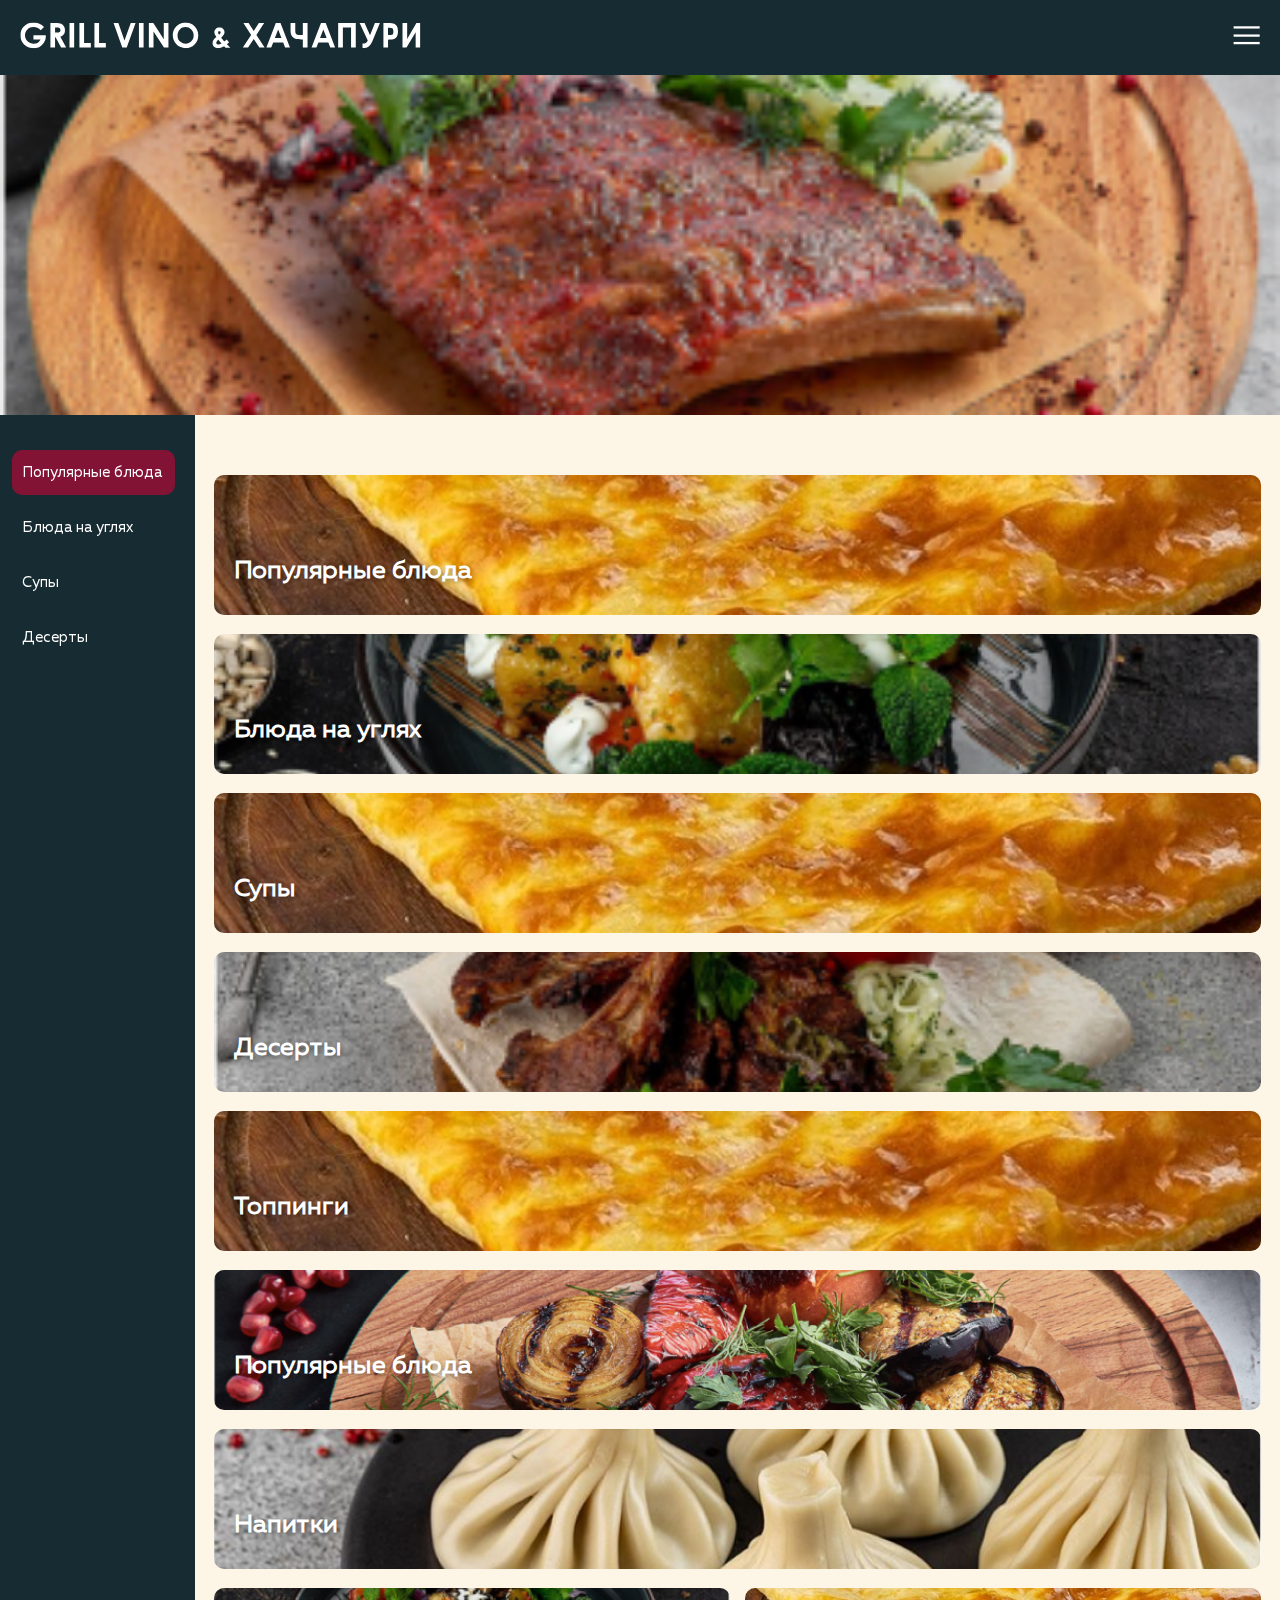
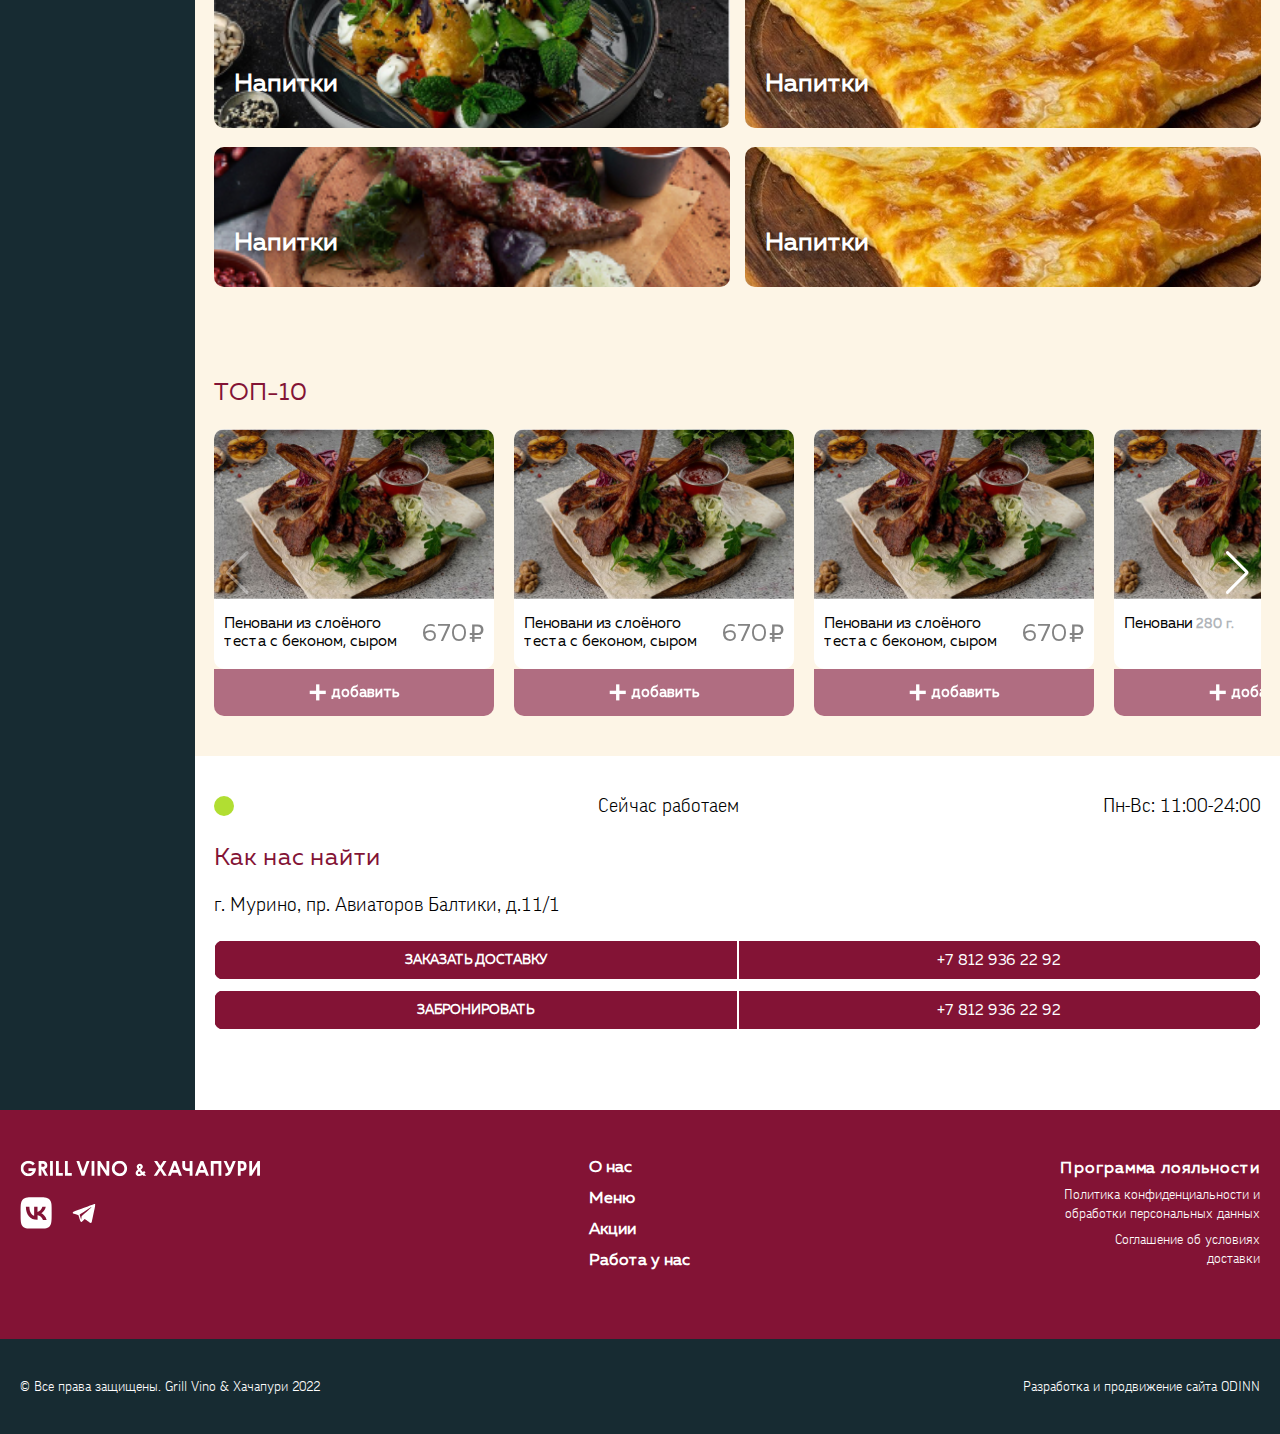
<file: frontpage.html>
<!DOCTYPE html>
<html lang="ru">
  <head>
    <meta charset="UTF-8" />
    <meta http-equiv="X-UA-Compatible" content="IE=edge" />
    <meta name="viewport" content="width=device-width, initial-scale=1.0" />
    <link rel="stylesheet" href="assets/style/style.css" />
    <link rel="stylesheet" href="assets/swiper/swiper-bundle.min.css" />
    <style>
      .swiper {
        width: 100%;
        height: 100%;
      }

      .swiper-slide {
        text-align: center;
        font-size: 18px;
        width: 100%;
        /* Center slide text vertically */
        display: -webkit-box;
        display: -ms-flexbox;
        display: -webkit-flex;
        display: flex;
        -webkit-box-pack: center;
        -ms-flex-pack: center;
        -webkit-justify-content: center;
        justify-content: center;
        -webkit-box-align: center;
        -ms-flex-align: center;
        -webkit-align-items: center;
        align-items: center;
      }

      .swiper-slide img {
        display: block;
        width: 100%;
        object-fit: cover;
      }
    </style>
    <title>GRILL VINO & ХАЧАПУРИ</title>
  </head>
  <body>
    <div class="block"></div>
    <header class="header">
      <a class="logo" href="index.html">
        <picture>
          <source srcset="assets/img/logo.svg" media="(min-width: 800px)" />
          <img
            src="assets/img/mobileLogo.svg"
            alt="Логотип GRILL VINO и ХАЧАПУРИ"
          />
        </picture>
        <span class="resto"> ресторан современной грузинской кухни </span>
      </a>
      <a id="openMenu" class="burgerMenu">
        <img src="assets/img/icon_menu_burger.svg" alt="Мобильное меню" />
      </a>
      <div class="header__nav">
        <nav class="nav">
          <a href=""> <li class="nav__item">МЕНЮ</li> </a
          ><a href=""> <li class="nav__item">АКЦИИ</li> </a
          ><a href=""> <li class="nav__item">О НАС</li> </a
          ><a href="">
            <li class="nav__item">КОНТАКТЫ</li>
          </a>
        </nav>
        <div class="profile">
          <a href=""
            ><img src="assets/img/iconProfile.svg" alt="" class="profile__img"
          /></a>
        </div>
        <div class="phone">
          <a class="contacts__a" href="tel:+78129362292"
            ><span class="contacts__span">РЕСТОРАН </span>+7 812 936 22 92</a
          >
          <a class="contacts__a" href="tel:+78129362292"
            ><span class="contacts__span">ДОСТАВКА </span>+7 812 936 22 92</a
          >
        </div>
      </div>
    </header>
    <aside id="burgerMenu" class="mobile_wr">
      <div class="mobileWr__img">
        <div class="mobileWr__header_img">
          <img src="assets/img/mobileLogo.svg" alt="" class="mobile__logo" />
        </div>
        <img
          src="assets/img/image_for_basket.jpg"
          alt=""
          class="tablet__img_main"
        />
      </div>
      <div class="mobile">
        <div class="mobile__header">
          <img
            src="assets/img/mobileLogo.svg"
            alt=""
            class="mobile__logo logo_close"
          />
          <img
            id="closeMenu"
            src="assets/img/close.svg"
            alt=""
            class="mobile__close"
          />
        </div>
        <nav class="mobile__nav">
          <a href=""> <li class="nav__item">МЕНЮ</li> </a
          ><a href=""> <li class="nav__item">АКЦИИ</li> </a
          ><a href=""> <li class="nav__item">О НАС</li> </a
          ><a href="">
            <li class="nav__item">КОНТАКТЫ</li>
          </a>
        </nav>
        <div class="mobile__profile">
          <div class="mobile__profile_img">
            <a href=""><img src="assets/img/mobileIconProfile.svg" alt="" /></a>
          </div>
          <span>ПРОФИЛЬ</span>
        </div>
        <div class="mobile__phone">
          <a class="mobileContacts__a" href="tel:+78129362292"
            ><span class="mobileContacts__span">РЕСТОРАН </span
            ><span>+7 812 936 22 92 </span></a
          >
          <a class="mobileContacts__a" href="tel:+78129362292"
            ><span class="mobileContacts__span">ДОСТАВКА </span
            ><span>+7 812 936 22 92 </span></a
          >
        </div>
        <address class="mobile__contacts">
          <div class="address__wrapper">
            <div class="mobileWorkTime">
              <div class="mobile__indicator"></div>
              <span class="mobileWorkTime__span_now"> Сейчас работаем </span>
              <span class="mobileWorkTime__span"> Пн-Вс: 11:00-24:00 </span>
            </div>
            <span class="mobile__address">
              г.Мурино, пр.Авиаторов Балтики, д.11/1
            </span>
          </div>
          <div class="button__wrapper">
            <a
              href="https://yandex.ru/maps/?rtext=~60.054934, 30.440199"
              class="mobile__button_route"
            >
              ПРОЛОЖИТЬ МАРШРУТ
            </a>
          </div>
        </address>
      </div>
    </aside>
    <main class="main frontpage">
      <div class="auxiliary"></div>
      <section class="mainGallery">
        <img class="mainGallery__item" src="assets/img/rebra.jpg" alt="" />
      </section>
      <div class="wrapper__main_big">
        <aside class="asideMenu">
          <ul class="asideMenu__ul">
            <input class="asideMenu__input" type="radio" id="cat1" />
            <label class="asideMenu__label category_active" for="cat1"
              >Популярные блюда</label
            >
            <input class="asideMenu__input" type="radio" id="cat2" />
            <label class="asideMenu__label" for="cat2">Блюда на углях</label>
            <input class="asideMenu__input" type="radio" id="cat3" />
            <label class="asideMenu__label" for="cat3">Супы</label>
            <input class="asideMenu__input" type="radio" id="cat4" />
            <label class="asideMenu__label" for="cat4">Десерты</label>
          </ul>
          <h1 class="visually-hidden"></h1>
        </aside>
        <div class="wrapper__main_small">
          <section class="menu__main">
            <div class="menu__main_item allFull">
              <h2 class="menu__main_h2">Популярные блюда</h2>
              <img
                src="./assets/img/bigImg.jpg"
                alt=""
                class="menu__main_img"
              />
            </div>
            <div class="menu__main_item onlyMobileHalf">
              <h2 class="menu__main_h2">Блюда на углях</h2>
              <img
                src="./assets/img/salad.jpg"
                alt=""
                class="menu__main_img"
              />
            </div>
            <div class="menu__main_item onlyMobileHalf">
              <h2 class="menu__main_h2">Супы</h2>
              <img
                src="./assets/img/bigImg.jpg"
                alt=""
                class="menu__main_img"
              />
            </div>
            <div class="menu__main_item onlyDeskHalf">
              <h2 class="menu__main_h2">Десерты</h2>
              <img
                src="./assets/img/kare.jpg"
                alt=""
                class="menu__main_img"
              />
            </div>
            <div class="menu__main_item onlyDeskHalf">
              <h2 class="menu__main_h2">Топпинги</h2>
              <img
                src="./assets/img/bigImg.jpg"
                alt=""
                class="menu__main_img"
              />
            </div>
            <div class="menu__main_item allFull">
              <h2 class="menu__main_h2">Популярные блюда</h2>
              <img
                src="./assets/img/garnish.jpg"
                alt=""
                class="menu__main_img"
              />
            </div>
            <div class="menu__main_item mobileDeskHalf">
              <h2 class="menu__main_h2">Напитки</h2>
              <img
                src="./assets/img/manti.jpg"
                alt=""
                class="menu__main_img"
              />
            </div>
            <div class="menu__main_item onlyTabletHalf">
              <h2 class="menu__main_h2">Напитки</h2>
              <img
                src="./assets/img/salad.jpg"
                alt=""
                class="menu__main_img"
              />
            </div>
            <div class="menu__main_item onlyTabletHalf">
              <h2 class="menu__main_h2">Напитки</h2>
              <img
                src="./assets/img/bigImg.jpg"
                alt=""
                class="menu__main_img"
              />
            </div>
            <div class="menu__main_item onlyTabletHalf">
              <h2 class="menu__main_h2">Напитки</h2>
              <img
                src="./assets/img/kebab.jpg"
                alt=""
                class="menu__main_img"
              />
            </div>
            <div class="menu__main_item allHalf">
              <h2 class="menu__main_h2">Напитки</h2>
              <img
                src="./assets/img/bigImg.jpg"
                alt=""
                class="menu__main_img"
              />
            </div>
          </section>
          <section class="gallery" loading="lazy">
            <div class="gallery__div">
              <h2 class="gallery__h2">ТОП-10</h2>
              <div class="swiper mySwiper swiper_new">
                <div class="swiper-button-next"></div>
                <div class="swiper-button-prev"></div>
                <div class="swiper-wrapper">
                  <div class="gallery__list">
                    <div class="swiper mySwiper">
                      <div class="swiper-wrapper">
                        <div class="swiper-slide">
                          <div class="top10__card list_item">
                            <a class="menu__card">
                              <img
                                class="card__img"
                                src="assets/img/kare.jpg"
                                alt=""
                              />
                              <div class="card_desc">
                                <div class="card__text">
                                  <div class="card">
                                    <span class="card__desc_name"
                                      >Пеновани из слоёного теста с беконом,
                                      сыром сулугуни и зеленью Подается со
                                      сметаной</span
                                    >
                                    <span class="card__desc_weight"
                                      >280 г.</span
                                    >
                                  </div>
                                </div>
                                <div class="card__desc_price">
                                  <span class="desc_price">670</span>
                                  <span class="rouble">₽</span>
                                </div>
                              </div>
                            </a>
                            <button class="card__button" type="button">
                              <div class="card__button_add">
                                <img
                                  class="img__plus"
                                  src="assets/img/plus.svg"
                                  alt=""
                                />
                                <span>добавить</span>
                              </div>
                            </button>

                            <div class="card__button_count button__count">
                              <div
                                class="count_minus card__count_minus"
                                id="left"
                              >
                                -
                              </div>
                              <div class="card__count_wrapper">
                                <input
                                  type="text"
                                  class="input_text"
                                  size="6"
                                  value="1"
                                  pattern="[0-9]{,3}"
                                  inputmode="numeric"
                                />
                              </div>
                              <div
                                class="count_plus card__count_plus"
                                id="right"
                              >
                                +
                              </div>
                            </div>
                          </div>
                        </div>
                        <div class="swiper-slide">
                          <div class="top10__card list_item">
                            <a class="menu__card">
                              <img
                                class="card__img"
                                src="assets/img/kare.jpg"
                                alt=""
                              />
                              <div class="card_desc">
                                <div class="card__text">
                                  <div class="card">
                                    <span class="card__desc_name"
                                      >Пеновани из слоёного теста с беконом,
                                      сыром сулугуни и зеленью Подается со
                                      сметаной</span
                                    >
                                    <span class="card__desc_weight"
                                      >280 г.</span
                                    >
                                  </div>
                                </div>
                                <div class="card__desc_price">
                                  <span class="desc_price">670</span>
                                  <span class="rouble">₽</span>
                                </div>
                              </div>
                            </a>
                            <button class="card__button" type="button">
                              <div class="card__button_add">
                                <img
                                  class="img__plus"
                                  src="assets/img/plus.svg"
                                  alt=""
                                />
                                <span>добавить</span>
                              </div>
                            </button>

                            <div class="card__button_count button__count">
                              <div
                                class="count_minus card__count_minus"
                                id="left"
                              >
                                -
                              </div>
                              <div class="card__count_wrapper">
                                <input
                                  type="text"
                                  class="input_text"
                                  size="6"
                                  value="1"
                                  pattern="[0-9]{,3}"
                                  inputmode="numeric"
                                />
                              </div>
                              <div
                                class="count_plus card__count_plus"
                                id="right"
                              >
                                +
                              </div>
                            </div>
                          </div>
                        </div>
                        <div class="swiper-slide">
                          <div class="top10__card list_item">
                            <a class="menu__card">
                              <img
                                class="card__img"
                                src="assets/img/kare.jpg"
                                alt=""
                              />
                              <div class="card_desc">
                                <div class="card__text">
                                  <div class="card">
                                    <span class="card__desc_name"
                                      >Пеновани из слоёного теста с беконом,
                                      сыром сулугуни и зеленью Подается со
                                      сметаной</span
                                    >
                                    <span class="card__desc_weight"
                                      >280 г.</span
                                    >
                                  </div>
                                </div>
                                <div class="card__desc_price">
                                  <span class="desc_price">670</span>
                                  <span class="rouble">₽</span>
                                </div>
                              </div>
                            </a>
                            <button class="card__button" type="button">
                              <div class="card__button_add">
                                <img
                                  class="img__plus"
                                  src="assets/img/plus.svg"
                                  alt=""
                                />
                                <span>добавить</span>
                              </div>
                            </button>

                            <div class="card__button_count button__count">
                              <div
                                class="count_minus card__count_minus"
                                id="left"
                              >
                                -
                              </div>
                              <div class="card__count_wrapper">
                                <input
                                  type="text"
                                  class="input_text"
                                  size="6"
                                  value="1"
                                  pattern="[0-9]{,3}"
                                  inputmode="numeric"
                                />
                              </div>
                              <div
                                class="count_plus card__count_plus"
                                id="right"
                              >
                                +
                              </div>
                            </div>
                          </div>
                        </div>
                        <div class="swiper-slide">
                          <div class="top10__card list_item">
                            <a class="menu__card">
                              <img
                                class="card__img"
                                src="assets/img/kare.jpg"
                                alt=""
                              />
                              <div class="card_desc">
                                <div class="card__text">
                                  <div class="card">
                                    <span class="card__desc_name"
                                      >Пеновани
                                    </span>
                                    <span class="card__desc_weight"
                                      >280 г.</span
                                    >
                                  </div>
                                </div>
                                <div class="card__desc_price">
                                  <span class="desc_price">670</span>
                                  <span class="rouble">₽</span>
                                </div>
                              </div>
                            </a>
                            <button class="card__button" type="button">
                              <div class="card__button_add">
                                <img
                                  class="img__plus"
                                  src="assets/img/plus.svg"
                                  alt=""
                                />
                                <span>добавить</span>
                              </div>
                            </button>

                            <div class="card__button_count button__count">
                              <div
                                class="count_minus card__count_minus"
                                id="left"
                              >
                                -
                              </div>
                              <div class="card__count_wrapper">
                                <input
                                  type="text"
                                  class="input_text"
                                  size="6"
                                  value="1"
                                  pattern="[0-9]{,3}"
                                  inputmode="numeric"
                                />
                              </div>
                              <div
                                class="count_plus card__count_plus"
                                id="right"
                              >
                                +
                              </div>
                            </div>
                          </div>
                        </div>
                        <div class="swiper-slide">
                          <div class="top10__card list_item">
                            <a class="menu__card">
                              <img
                                class="card__img"
                                src="assets/img/kare.jpg"
                                alt=""
                              />
                              <div class="card_desc">
                                <div class="card__text">
                                  <div class="card">
                                    <span class="card__desc_name"
                                      >Пеновани из слоёного теста с беконом,
                                      сыром сулугуни и зеленью Подается со
                                      сметаной</span
                                    >
                                    <span class="card__desc_weight"
                                      >280 г.</span
                                    >
                                  </div>
                                </div>
                                <div class="card__desc_price">
                                  <span class="desc_price">670</span>
                                  <span class="rouble">₽</span>
                                </div>
                              </div>
                            </a>
                            <button class="card__button" type="button">
                              <div class="card__button_add">
                                <img
                                  class="img__plus"
                                  src="assets/img/plus.svg"
                                  alt=""
                                />
                                <span>добавить</span>
                              </div>
                            </button>

                            <div class="card__button_count button__count">
                              <div
                                class="count_minus card__count_minus"
                                id="left"
                              >
                                -
                              </div>
                              <div class="card__count_wrapper">
                                <input
                                  type="text"
                                  class="input_text"
                                  size="6"
                                  value="1"
                                  pattern="[0-9]{,3}"
                                  inputmode="numeric"
                                />
                              </div>
                              <div
                                class="count_plus card__count_plus"
                                id="right"
                              >
                                +
                              </div>
                            </div>
                          </div>
                        </div>
                        <div class="swiper-slide">
                          <div class="top10__card list_item">
                            <a class="menu__card">
                              <img
                                class="card__img"
                                src="assets/img/kare.jpg"
                                alt=""
                              />
                              <div class="card_desc">
                                <div class="card__text">
                                  <div class="card">
                                    <span class="card__desc_name"
                                      >Пеновани</span
                                    >
                                    <span class="card__desc_weight"
                                      >280 г.</span
                                    >
                                  </div>
                                </div>
                                <div class="card__desc_price">
                                  <span class="desc_price">670</span>
                                  <span class="rouble">₽</span>
                                </div>
                              </div>
                            </a>
                            <button class="card__button" type="button">
                              <div class="card__button_add">
                                <img
                                  class="img__plus"
                                  src="assets/img/plus.svg"
                                  alt=""
                                />
                                <span>добавить</span>
                              </div>
                            </button>

                            <div class="card__button_count button__count">
                              <div
                                class="count_minus card__count_minus"
                                id="left"
                              >
                                -
                              </div>
                              <div class="card__count_wrapper">
                                <input
                                  type="text"
                                  class="input_text"
                                  size="6"
                                  value="1"
                                  pattern="[0-9]{,3}"
                                  inputmode="numeric"
                                />
                              </div>
                              <div
                                class="count_plus card__count_plus"
                                id="right"
                              >
                                +
                              </div>
                            </div>
                          </div>
                        </div>
                      </div>

                      <div class="swiper-pagination"></div>
                    </div>
                  </div>
                </div>
              </div>
            </div>
          </section>
          <section class="aboutUs">
            <div class="aboutUs__div">
              <div class="workTime">
                <div class="indicator"></div>
                <span class="workTime__span_now"> Сейчас работаем </span>
                <span class="workTime__span"> Пн-Вс: 11:00-24:00 </span>
              </div>
              <h2 class="aboutUs__h2">Как нас найти</h2>
              <address class="address">
                г. Мурино, пр. Авиаторов Балтики, д.11/1
              </address>
              <div class="aboutUs__buttons">
                <a class="aboutUs__button" href="tel:+78129362292"
                  ><span class="aboutUs__span_text">ЗАКАЗАТЬ ДОСТАВКУ</span
                  ><span class="aboutUs__span">+7 812 936 22 92</span></a
                >
                <a class="aboutUs__button" href="tel:+78129362292"
                  ><span class="aboutUs__span_text">ЗАБРОНИРОВАТЬ</span
                  ><span class="aboutUs__span">+7 812 936 22 92</span></a
                >
              </div>
            </div>
            <div class="aboutUs__map">
              <script
                loading="lazy"
                type="text/javascript"
                charset="utf-8"
                async
                src="https://api-maps.yandex.ru/services/constructor/1.0/js/?um=constructor%3Affd2000337055fb8c5c3ae85a2a7413ce4c1bb6ce43361d102f771cd2b35edc8&amp;width=100%25&amp;height=400&amp;lang=ru_RU&amp;scroll=true"
              ></script>
            </div>
          </section>
        </div>
      </div>
    </main>

    <footer class="footer">
      <div class="footer__color1 wrapper">
        <div class="footer__main">
          <div class="footer__logo">
            <img
              src="assets/img/logoFooterMobile.svg"
              alt=""
              class="footer__img"
            />
            <div class="footer__favicon">
              <img src="assets/img/vk.svg" alt="" class="vk" />
              <img src="assets/img/telegramm.svg" alt="" class="telegram" />
            </div>
          </div>
          <ul class="footer__nav">
            <a href="">
              <li class="footer__nav_item">О нас</li>
            </a>
            <a href="">
              <li class="footer__nav_item">Меню</li>
            </a>
            <a href="">
              <li class="footer__nav_item">Акции</li>
            </a>
            <a href="">
              <li class="footer__nav_item">Работа у нас</li>
            </a>
          </ul>
          <div class="footer__other">
            <div class="footer__other_wrap">
              <a class="other__item" href="">
                <span class="other__item loyalty">Программа лояльности</span>
              </a>
              <a class="other__item" href="">
                <span class="other__item"
                  >Политика конфиденциальности и обработки персональных
                  данных</span
                >
              </a>
              <a class="other__item" href="">
                <span class="other__item">Соглашение об условиях доставки</span>
              </a>
            </div>
          </div>
        </div>
      </div>
      <div class="footer__copyright">
        <span class="copyright__item"
          >&copy Все права защищены. Grill Vino &AMP; Хачапури 2022</span
        >
        <span class="copyright__item copyright__close"
          >Разработка и продвижение сайта ODINN</span
        >
      </div>
    </footer>
    <script src="index.js"></script>
    <script src="assets/swiper/swiper-bundle.min.js"></script>
     <!-- Initialize Swiper -->

     <script>
      var swiper = new Swiper(".mySwiperModal", {
        navigation: {
          nextEl: ".swiper-button-next",
          prevEl: ".swiper-button-prev",
        },
      });
    </script>
    <script>
      function galleryFunc() {
        var slidesView;
        if (window.innerWidth < 800) {
          slidesView = 1;
        } else if (window.innerWidth < 1400) {
          slidesView = 2;
        } else {
          slidesView = "auto";
        }
        var swiper = new Swiper(".mySwiper", {
          slidesPerView: slidesView,
          spaceBetween: 20,
          navigation: {
            nextEl: ".swiper-button-next",
            prevEl: ".swiper-button-prev",
          },
        });
      }
      window.addEventListener("DOMContentLoaded", galleryFunc);
      window.addEventListener("resize", galleryFunc);
    </script>
    <script src="assets/swiper/mobile-swipe-menu.min.js"></script>
    <script>
      function openMobileMenu() {
        var mobileMenu = new MobileSwipeMenu("#burgerMenu", {
          mode: "right",
          width: window.innerWidth,
          hookWidth: 15,
          events: {
            opening: function () {
              console.log(this, "Opened");
            },
            closing: function () {
              console.log(this, "Closed");
            },
            drag: function (swipe) {
              console.log(this, swipe);
            },
          },
        });
        document
          .getElementById("openMenu")
          .addEventListener("click", function () {
            
            document.body.style.overflow = "hidden";
            setTimeout(() => {
              mobileMenu.open();
            }, 10);
          });
        document
          .getElementById("closeMenu")
          .addEventListener("click", function () {
            mobileMenu.close();
            setTimeout(() => {
              //document.getElementById("burgerMenu").style.display = "none";
              document.body.style.overflow = "unset";
              
            }, 400);
          });
      }
      window.addEventListener("DOMContentLoaded", () => {
        document.getElementById("burgerMenu").style.display = "flex";
        openMobileMenu();
      } );
      window.addEventListener("resize", () => {
        document.getElementById("burgerMenu").style.display = "flex";
        openMobileMenu();
      });
    </script>
  </body>
</html>
</file>
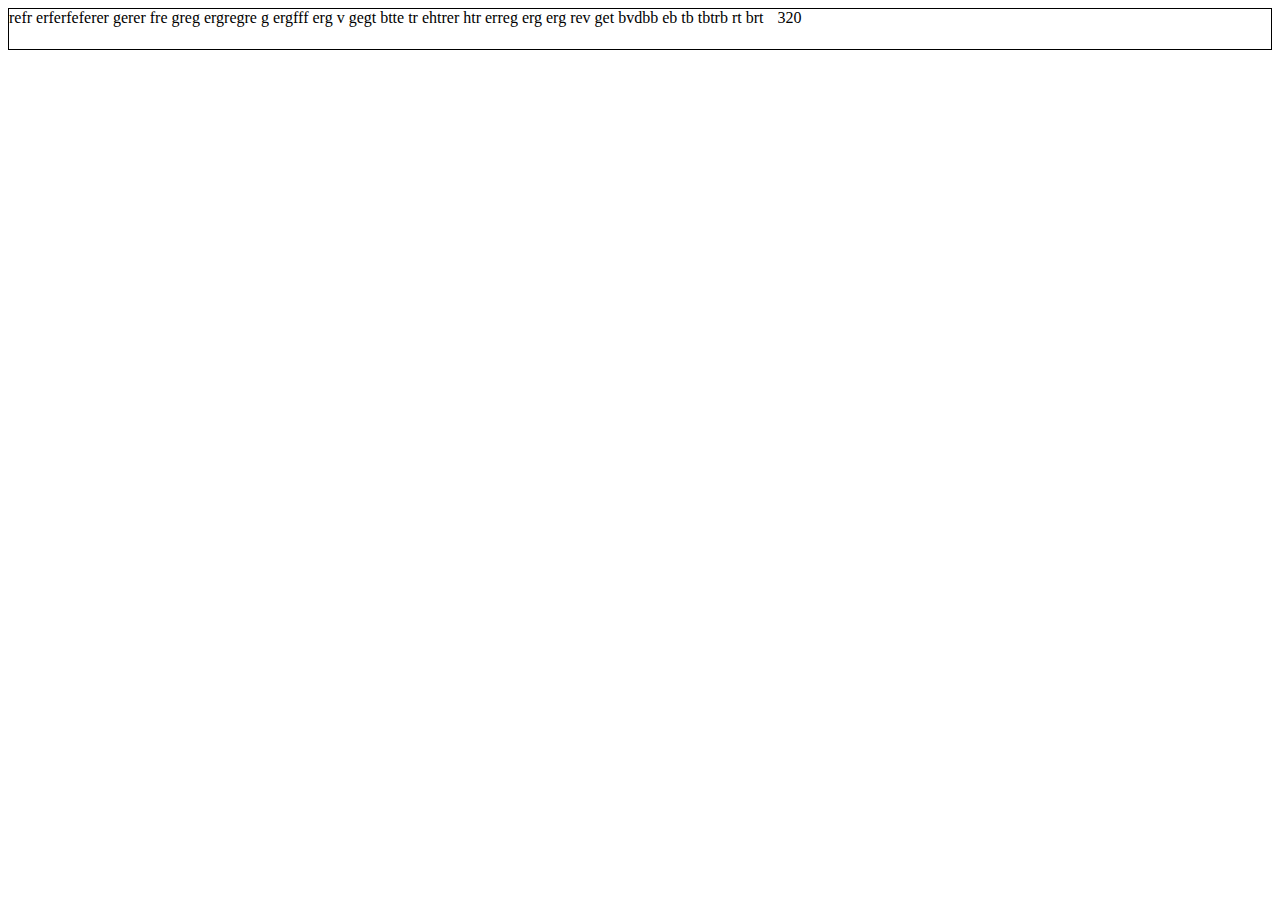
<file: ho.html>
<!DOCTYPE html>
<html lang="en">
<head>
    <meta charset="UTF-8">
    <meta http-equiv="X-UA-Compatible" content="IE=edge">
    <meta name="viewport" content="width=device-width, initial-scale=1.0">
    <title>Document</title>
    <style>
        #myText {
            height: 40px;
            overflow: hidden;
            border: 1px solid #000;
        }

        @media (max-width: 1200px) {
            #myText {
                height: 40px;
                overflow: hidden;
            }
        }
    </style>
</head>
<body>
<div class="body">
    <div id="myText">
        <span id="myText_text">refr erferfeferer gerer fre greg ergregre g ergfff erg v gegt btte tr ehtrer htr erreg erg erg rev get bvdbb eb tb tbtrb rt brt</span>
        <span style="padding-left: 10px;">320</span>
    </div>
</div>
<script type="text/javascript">
    function truncateNames() {
        let t = document.getElementById("myText");
        let text = document.getElementById("myText_text").innerHTML;
        let initialValue = t.getAttribute("data-initial_value");
        if (!initialValue) {
            t.setAttribute("data-initial_value", text);
        } else {
            text = initialValue;
            document.getElementById("myText_text").innerHTML = text;
        }
        let maxI = 1000;
        let i = 0;
        while (t.scrollHeight > t.offsetHeight) {
            if (i > maxI) { //на всякий случай
                break
            }
            i++;
            text = text.substr(0, text.length - 1);
            document.getElementById("myText_text").innerHTML = text + "...";
        }
    }

    addEventListener('DOMContentLoaded', truncateNames);
    addEventListener('resize', truncateNames);
</script>
</body>
</html>
</file>
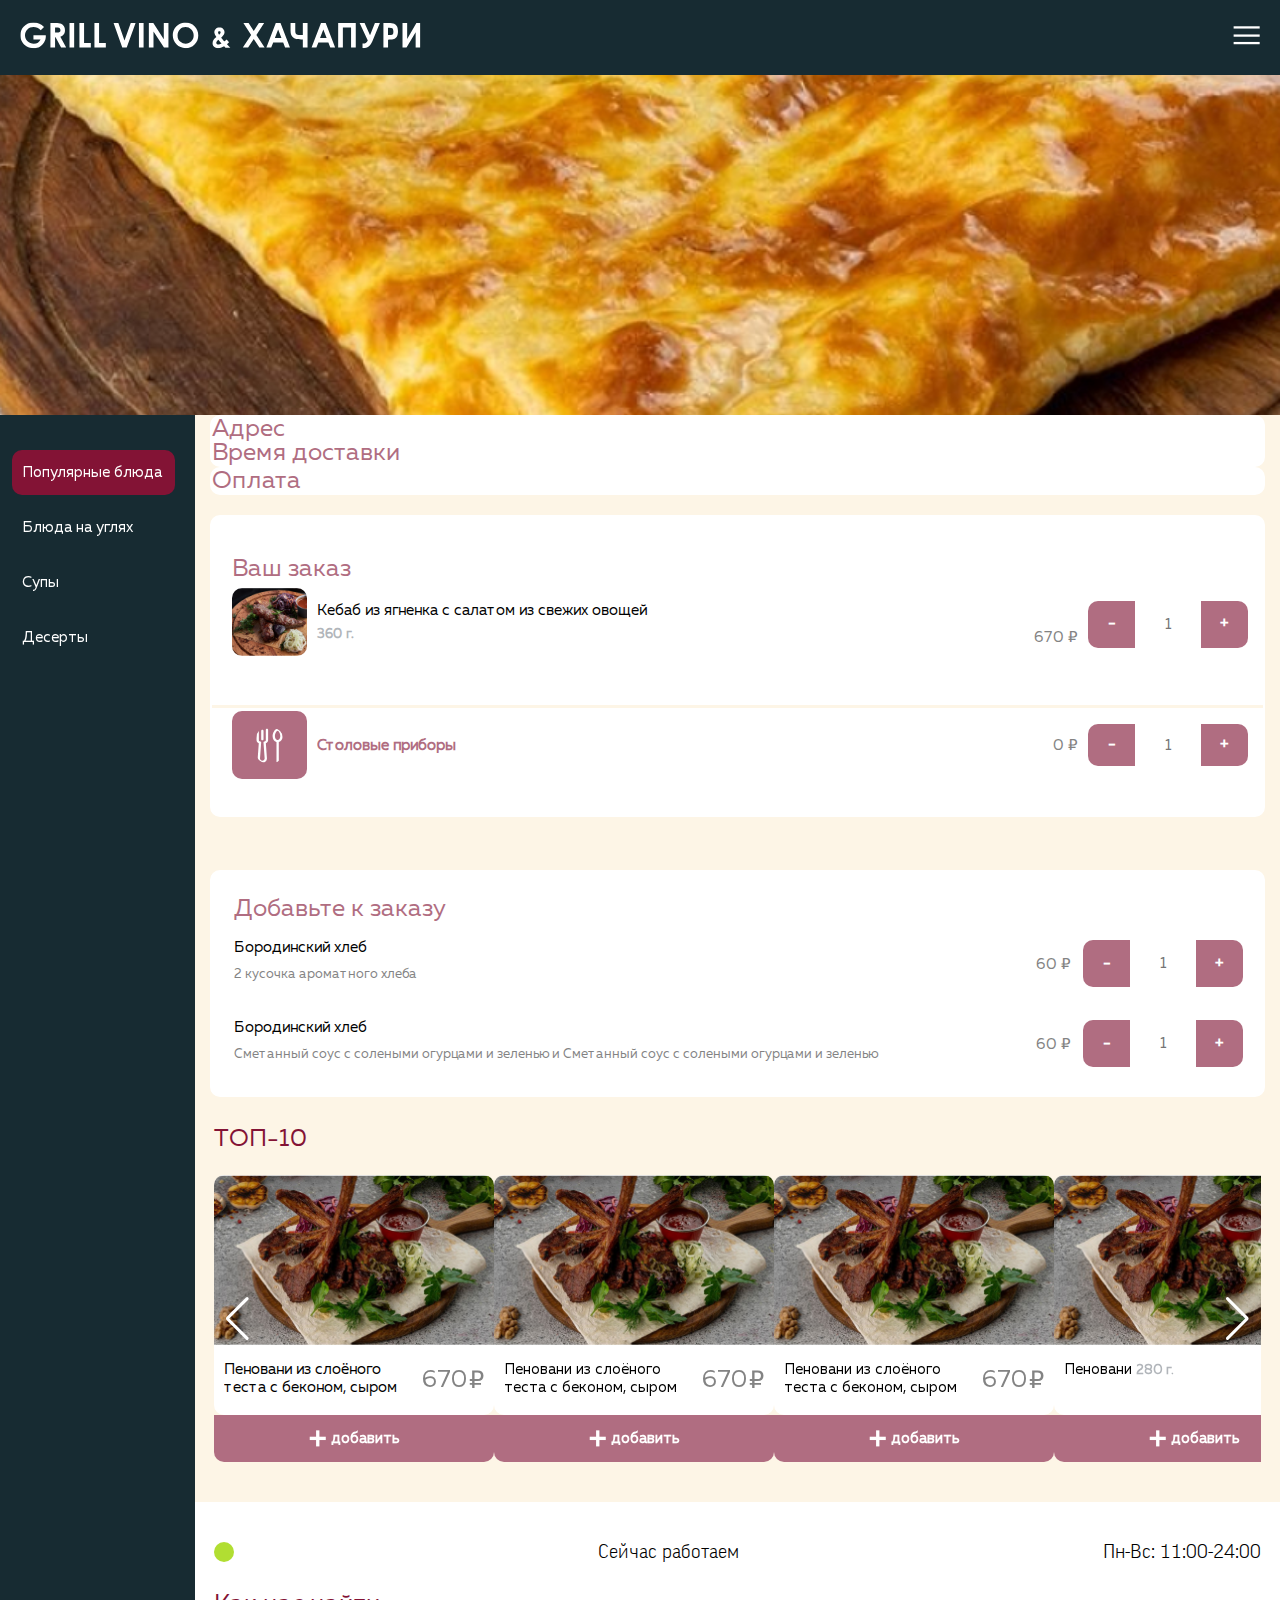
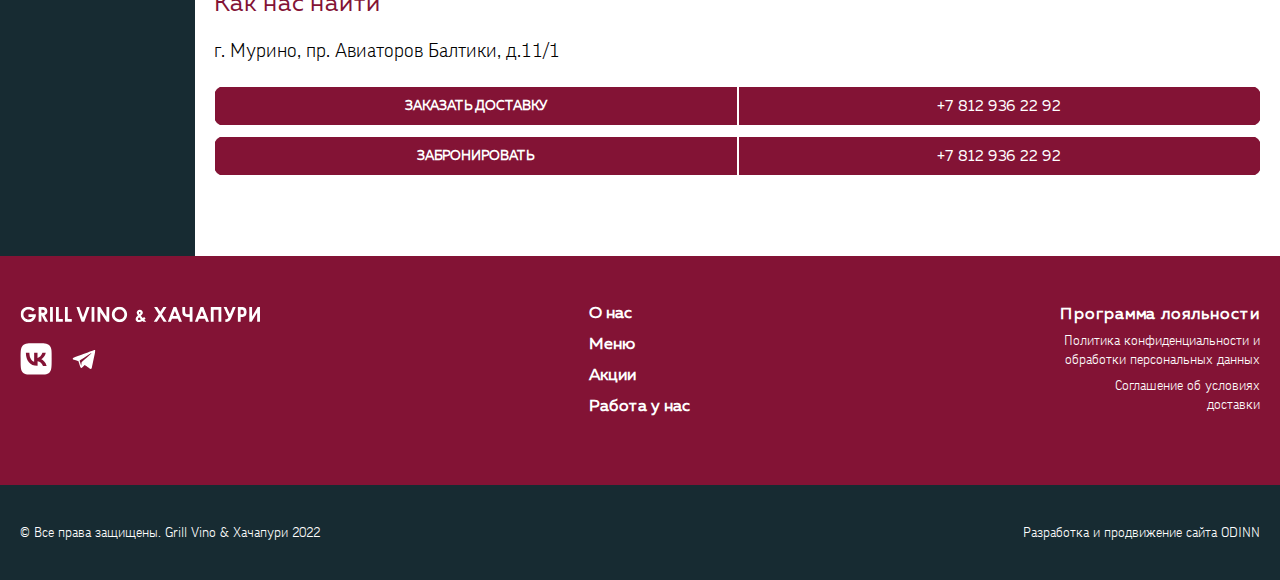
<file: order.html>
<!DOCTYPE html>
<html lang="ru">
  <head>
    <meta charset="UTF-8" />
    <meta http-equiv="X-UA-Compatible" content="IE=edge" />
    <meta name="viewport" content="width=device-width, initial-scale=1.0" />
    <link rel="stylesheet" href="assets/style/style.css" />
    <link rel="stylesheet" href="assets/swiper/swiper-bundle.min.css" />
    <style>
      .swiper {
        width: 100%;
        height: 100%;
      }

      .swiper-slide {
        text-align: center;
        font-size: 18px;
        width: 100%;
        /* Center slide text vertically */
        display: -webkit-box;
        display: -ms-flexbox;
        display: -webkit-flex;
        display: flex;
        -webkit-box-pack: center;
        -ms-flex-pack: center;
        -webkit-justify-content: center;
        justify-content: center;
        -webkit-box-align: center;
        -ms-flex-align: center;
        -webkit-align-items: center;
        align-items: center;
      }

      .swiper-slide img {
        display: block;
        width: 100%;
        object-fit: cover;
      }
    </style>
    <title>GRILL VINO & ХАЧАПУРИ</title>
  </head>
  <body>
    <div class="block"></div>
    <header class="header">
      <a class="logo" href="index.html">
        <picture>
          <source srcset="assets/img/logo.svg" media="(min-width: 800px)" />
          <img
            src="assets/img/mobileLogo.svg"
            alt="Логотип GRILL VINO и ХАЧАПУРИ"
          />
        </picture>
        <span class="resto"> ресторан современной грузинской кухни </span>
      </a>
      <a id="openMenu" class="burgerMenu">
        <img src="assets/img/icon_menu_burger.svg" alt="Мобильное меню" />
      </a>
      <div class="header__nav">
        <nav class="nav">
          <a href=""> <li class="nav__item">МЕНЮ</li> </a
          ><a href=""> <li class="nav__item">АКЦИИ</li> </a
          ><a href=""> <li class="nav__item">О НАС</li> </a
          ><a href="">
            <li class="nav__item">КОНТАКТЫ</li>
          </a>
        </nav>
        <div class="profile">
          <a href=""
            ><img src="assets/img/iconProfile.svg" alt="" class="profile__img"
          /></a>
        </div>
        <div class="phone">
          <a class="contacts__a" href="tel:+78129362292"
            ><span class="contacts__span">РЕСТОРАН </span>+7 812 936 22 92</a
          >
          <a class="contacts__a" href="tel:+78129362292"
            ><span class="contacts__span">ДОСТАВКА </span>+7 812 936 22 92</a
          >
        </div>
      </div>
    </header>
    <aside id="burgerMenu" class="mobile_wr">
      <div class="mobileWr__img">
        <div class="mobileWr__header_img">
          <img src="assets/img/mobileLogo.svg" alt="" class="mobile__logo" />
        </div>
        <img
          src="assets/img/image_for_basket.jpg"
          alt=""
          class="tablet__img_main"
        />
      </div>
      <div class="mobile">
        <div class="mobile__header">
          <img
            src="assets/img/mobileLogo.svg"
            alt=""
            class="mobile__logo logo_close"
          />
          <img
            id="closeMenu"
            src="assets/img/close.svg"
            alt=""
            class="mobile__close"
          />
        </div>
        <nav class="mobile__nav">
          <a href=""> <li class="nav__item">МЕНЮ</li> </a
          ><a href=""> <li class="nav__item">АКЦИИ</li> </a
          ><a href=""> <li class="nav__item">О НАС</li> </a
          ><a href="">
            <li class="nav__item">КОНТАКТЫ</li>
          </a>
        </nav>
        <div class="mobile__profile">
          <div class="mobile__profile_img">
            <a href=""><img src="assets/img/mobileIconProfile.svg" alt="" /></a>
          </div>
          <span>ПРОФИЛЬ</span>
        </div>
        <div class="mobile__phone">
          <a class="mobileContacts__a" href="tel:+78129362292"
            ><span class="mobileContacts__span">РЕСТОРАН </span
            ><span>+7 812 936 22 92 </span></a
          >
          <a class="mobileContacts__a" href="tel:+78129362292"
            ><span class="mobileContacts__span">ДОСТАВКА </span
            ><span>+7 812 936 22 92 </span></a
          >
        </div>
        <address class="mobile__contacts">
          <div class="address__wrapper">
            <div class="mobileWorkTime">
              <div class="mobile__indicator"></div>
              <span class="mobileWorkTime__span_now"> Сейчас работаем </span>
              <span class="mobileWorkTime__span"> Пн-Вс: 11:00-24:00 </span>
            </div>
            <span class="mobile__address">
              г.Мурино, пр.Авиаторов Балтики, д.11/1
            </span>
          </div>
          <div class="button__wrapper">
            <a
              href="https://yandex.ru/maps/?rtext=~60.054934, 30.440199"
              class="mobile__button_route"
            >
              ПРОЛОЖИТЬ МАРШРУТ
            </a>
          </div>
        </address>
      </div>
    </aside>
    <main class="main">
      <div class="auxiliary"></div>
      <section class="mainGallery">
        <img class="mainGallery__item" src="assets/img/bigImg.jpg" alt="" />
      </section>
      <div class="wrapper__main_big">
        <aside class="asideMenu">
          <ul class="asideMenu__ul">
            <input class="asideMenu__input" type="radio" id="cat1" />
            <label class="asideMenu__label category_active" for="cat1"
              >Популярные блюда</label
            >
            <input class="asideMenu__input" type="radio" id="cat2" />
            <label class="asideMenu__label" for="cat2">Блюда на углях</label>
            <input class="asideMenu__input" type="radio" id="cat3" />
            <label class="asideMenu__label" for="cat3">Супы</label>
            <input class="asideMenu__input" type="radio" id="cat4" />
            <label class="asideMenu__label" for="cat4">Десерты</label>
          </ul>
          <h1 class="visually-hidden"></h1>
        </aside>
        <div class="wrapper__main_small">
          <section class="order">
            <div class="order__item order__address">
              <h2 class="order__item_h2">Адрес</h2>
              <h2 class="order__item_h2">Время доставки</h2>
            </div>
            <div class="order__item order__payment">
              <h2 class="order__item_h2">Оплата</h2>
            </div>
            <div class="order__item order__basket">
              <h2 class="order__item_h2">Ваш заказ</h2>
              <div class="order__list">
                <div class="mobileBasket__card">
                  <div class="mobileBasket__card_pict">
                    <img
                      class="mobileBasket__card_img"
                      src="assets/img/kebab.jpg"
                      alt=""
                    />
                  </div>
                  <h3 class="mobileBasket__h3">
                    Кебаб из ягненка с салатом из свежих овощей
                  </h3>
                  <div class="mobileBasket__weightPrice">
                    <span class="mobileBasket__weight"> 360 г. </span>
                    <div class="mobileBasket__price">
                      <span class="basket__price">670</span>
                      <span class="rouble">₽</span>
                    </div>
                  </div>
                  <div class="mobileBasket__count button__count">
                    <div class="count_minus">-</div>
                    <div class="count__wrapper">
                      <input
                        type="text"
                        class="input_text"
                        size="6"
                        value="1"
                        pattern="[0-9]{,3}"
                        inputmode="numeric"
                      />
                    </div>
                    <div class="count_plus" id="right">+</div>
                  </div>
                </div>
              </div>
              <div class="card__pinck"></div>
              <div class="mobileBasket__card last__card">
                <div class="mobileBasket__card_pict">
                  <img
                    class="mobileBasket__card_img"
                    src="assets/img/lastCard.svg"
                    alt=""
                  />
                </div>
                <h3 class="mobileBasket__h3">Столовые приборы</h3>
                
                  <div class="mobileBasket__price">
                    <span class="basket__price">0</span>
                    <span class="rouble">₽</span>
                  </div>
                
                <div class="mobileBasket__count button__count">
                  <div class="count_minus">-</div>
                  <div class="count__wrapper">
                    <input
                      type="text"
                      class="input_text"
                      size="6"
                      value="1"
                      pattern="[0-9]{,3}"
                      inputmode="numeric"
                    />
                  </div>
                  <div class="count_plus" id="right">+</div>
                </div>
              </div>
            </div>
            <div class="order__item order__topping">
              <h2 class="order__item_h2">Добавьте к заказу</h2>
              <div class="order__topping_list">
                <div class="order__topping_card">
                  <h3 class="mobileBasket__h3">Бородинский хлеб</h3>
                  <div class="mobileBasket__price">
                    <span class="basket__price">60</span>
                    <span class="rouble">₽</span>
                  </div>
                  <span class="order__topping_desc"
                    >2 кусочка ароматного хлеба
                  </span>
                  <div class="mobileBasket__count button__count">
                    <div class="count_minus">-</div>
                    <div class="count__wrapper">
                      <input
                        type="text"
                        class="input_text"
                        size="6"
                        value="1"
                        pattern="[0-9]{,3}"
                        inputmode="numeric"
                      />
                    </div>
                    <div class="count_plus" id="right">+</div>
                  </div>
                </div>
                <div class="order__topping_card">
                  <h3 class="mobileBasket__h3">Бородинский хлеб</h3>
                  <div class="mobileBasket__price">
                    <span class="basket__price">60</span>
                    <span class="rouble">₽</span>
                  </div>
                  <span class="order__topping_desc"
                    >Сметанный соус с солеными огурцами и зеленью и Сметанный
                    соус с солеными огурцами и зеленью
                  </span>
                  <div class="mobileBasket__count button__count">
                    <div class="count_minus">-</div>
                    <div class="count__wrapper">
                      <input
                        type="text"
                        class="input_text"
                        size="6"
                        value="1"
                        pattern="[0-9]{,3}"
                        inputmode="numeric"
                      />
                    </div>
                    <div class="count_plus" id="right">+</div>
                  </div>
                </div>
              </div>
            </div>
          </section>
          <section class="gallery" loading="lazy">
            <div class="gallery__div">
              <h2 class="gallery__h2">ТОП-10</h2>
              <div class="swiper mySwiper swiper_new">
                <div class="swiper-button-next"></div>
                <div class="swiper-button-prev"></div>
                <div class="swiper-wrapper">
                  <div class="gallery__list">
                    <div class="swiper mySwiper">
                      <div class="swiper-wrapper">
                        <div class="swiper-slide">
                          <div class="top10__card list_item">
                            <a class="menu__card">
                              <img
                                class="card__img"
                                src="assets/img/kare.jpg"
                                alt=""
                              />
                              <div class="card_desc">
                                <div class="card__text">
                                  <div class="card">
                                    <span class="card__desc_name"
                                      >Пеновани из слоёного теста с беконом,
                                      сыром сулугуни и зеленью Подается со
                                      сметаной</span
                                    >
                                    <span class="card__desc_weight"
                                      >280 г.</span
                                    >
                                  </div>
                                </div>
                                <div class="card__desc_price">
                                  <span class="desc_price">670</span>
                                  <span class="rouble">₽</span>
                                </div>
                              </div>
                            </a>
                            <button class="card__button" type="button">
                              <div class="card__button_add">
                                <img
                                  class="img__plus"
                                  src="assets/img/plus.svg"
                                  alt=""
                                />
                                <span>добавить</span>
                              </div>
                            </button>

                            <div class="card__button_count button__count">
                              <div
                                class="count_minus card__count_minus"
                                id="left"
                              >
                                -
                              </div>
                              <div class="card__count_wrapper">
                                <input
                                  type="text"
                                  class="input_text"
                                  size="6"
                                  value="1"
                                  pattern="[0-9]{,3}"
                                  inputmode="numeric"
                                />
                              </div>
                              <div
                                class="count_plus card__count_plus"
                                id="right"
                              >
                                +
                              </div>
                            </div>
                          </div>
                        </div>
                        <div class="swiper-slide">
                          <div class="top10__card list_item">
                            <a class="menu__card">
                              <img
                                class="card__img"
                                src="assets/img/kare.jpg"
                                alt=""
                              />
                              <div class="card_desc">
                                <div class="card__text">
                                  <div class="card">
                                    <span class="card__desc_name"
                                      >Пеновани из слоёного теста с беконом,
                                      сыром сулугуни и зеленью Подается со
                                      сметаной</span
                                    >
                                    <span class="card__desc_weight"
                                      >280 г.</span
                                    >
                                  </div>
                                </div>
                                <div class="card__desc_price">
                                  <span class="desc_price">670</span>
                                  <span class="rouble">₽</span>
                                </div>
                              </div>
                            </a>
                            <button class="card__button" type="button">
                              <div class="card__button_add">
                                <img
                                  class="img__plus"
                                  src="assets/img/plus.svg"
                                  alt=""
                                />
                                <span>добавить</span>
                              </div>
                            </button>

                            <div class="card__button_count button__count">
                              <div
                                class="count_minus card__count_minus"
                                id="left"
                              >
                                -
                              </div>
                              <div class="card__count_wrapper">
                                <input
                                  type="text"
                                  class="input_text"
                                  size="6"
                                  value="1"
                                  pattern="[0-9]{,3}"
                                  inputmode="numeric"
                                />
                              </div>
                              <div
                                class="count_plus card__count_plus"
                                id="right"
                              >
                                +
                              </div>
                            </div>
                          </div>
                        </div>
                        <div class="swiper-slide">
                          <div class="top10__card list_item">
                            <a class="menu__card">
                              <img
                                class="card__img"
                                src="assets/img/kare.jpg"
                                alt=""
                              />
                              <div class="card_desc">
                                <div class="card__text">
                                  <div class="card">
                                    <span class="card__desc_name"
                                      >Пеновани из слоёного теста с беконом,
                                      сыром сулугуни и зеленью Подается со
                                      сметаной</span
                                    >
                                    <span class="card__desc_weight"
                                      >280 г.</span
                                    >
                                  </div>
                                </div>
                                <div class="card__desc_price">
                                  <span class="desc_price">670</span>
                                  <span class="rouble">₽</span>
                                </div>
                              </div>
                            </a>
                            <button class="card__button" type="button">
                              <div class="card__button_add">
                                <img
                                  class="img__plus"
                                  src="assets/img/plus.svg"
                                  alt=""
                                />
                                <span>добавить</span>
                              </div>
                            </button>

                            <div class="card__button_count button__count">
                              <div
                                class="count_minus card__count_minus"
                                id="left"
                              >
                                -
                              </div>
                              <div class="card__count_wrapper">
                                <input
                                  type="text"
                                  class="input_text"
                                  size="6"
                                  value="1"
                                  pattern="[0-9]{,3}"
                                  inputmode="numeric"
                                />
                              </div>
                              <div
                                class="count_plus card__count_plus"
                                id="right"
                              >
                                +
                              </div>
                            </div>
                          </div>
                        </div>
                        <div class="swiper-slide">
                          <div class="top10__card list_item">
                            <a class="menu__card">
                              <img
                                class="card__img"
                                src="assets/img/kare.jpg"
                                alt=""
                              />
                              <div class="card_desc">
                                <div class="card__text">
                                  <div class="card">
                                    <span class="card__desc_name"
                                      >Пеновани
                                    </span>
                                    <span class="card__desc_weight"
                                      >280 г.</span
                                    >
                                  </div>
                                </div>
                                <div class="card__desc_price">
                                  <span class="desc_price">670</span>
                                  <span class="rouble">₽</span>
                                </div>
                              </div>
                            </a>
                            <button class="card__button" type="button">
                              <div class="card__button_add">
                                <img
                                  class="img__plus"
                                  src="assets/img/plus.svg"
                                  alt=""
                                />
                                <span>добавить</span>
                              </div>
                            </button>

                            <div class="card__button_count button__count">
                              <div
                                class="count_minus card__count_minus"
                                id="left"
                              >
                                -
                              </div>
                              <div class="card__count_wrapper">
                                <input
                                  type="text"
                                  class="input_text"
                                  size="6"
                                  value="1"
                                  pattern="[0-9]{,3}"
                                  inputmode="numeric"
                                />
                              </div>
                              <div
                                class="count_plus card__count_plus"
                                id="right"
                              >
                                +
                              </div>
                            </div>
                          </div>
                        </div>
                        <div class="swiper-slide">
                          <div class="top10__card list_item">
                            <a class="menu__card">
                              <img
                                class="card__img"
                                src="assets/img/kare.jpg"
                                alt=""
                              />
                              <div class="card_desc">
                                <div class="card__text">
                                  <div class="card">
                                    <span class="card__desc_name"
                                      >Пеновани из слоёного теста с беконом,
                                      сыром сулугуни и зеленью Подается со
                                      сметаной</span
                                    >
                                    <span class="card__desc_weight"
                                      >280 г.</span
                                    >
                                  </div>
                                </div>
                                <div class="card__desc_price">
                                  <span class="desc_price">670</span>
                                  <span class="rouble">₽</span>
                                </div>
                              </div>
                            </a>
                            <button class="card__button" type="button">
                              <div class="card__button_add">
                                <img
                                  class="img__plus"
                                  src="assets/img/plus.svg"
                                  alt=""
                                />
                                <span>добавить</span>
                              </div>
                            </button>

                            <div class="card__button_count button__count">
                              <div
                                class="count_minus card__count_minus"
                                id="left"
                              >
                                -
                              </div>
                              <div class="card__count_wrapper">
                                <input
                                  type="text"
                                  class="input_text"
                                  size="6"
                                  value="1"
                                  pattern="[0-9]{,3}"
                                  inputmode="numeric"
                                />
                              </div>
                              <div
                                class="count_plus card__count_plus"
                                id="right"
                              >
                                +
                              </div>
                            </div>
                          </div>
                        </div>
                        <div class="swiper-slide">
                          <div class="top10__card list_item">
                            <a class="menu__card">
                              <img
                                class="card__img"
                                src="assets/img/kare.jpg"
                                alt=""
                              />
                              <div class="card_desc">
                                <div class="card__text">
                                  <div class="card">
                                    <span class="card__desc_name"
                                      >Пеновани</span
                                    >
                                    <span class="card__desc_weight"
                                      >280 г.</span
                                    >
                                  </div>
                                </div>
                                <div class="card__desc_price">
                                  <span class="desc_price">670</span>
                                  <span class="rouble">₽</span>
                                </div>
                              </div>
                            </a>
                            <button class="card__button" type="button">
                              <div class="card__button_add">
                                <img
                                  class="img__plus"
                                  src="assets/img/plus.svg"
                                  alt=""
                                />
                                <span>добавить</span>
                              </div>
                            </button>

                            <div class="card__button_count button__count">
                              <div
                                class="count_minus card__count_minus"
                                id="left"
                              >
                                -
                              </div>
                              <div class="card__count_wrapper">
                                <input
                                  type="text"
                                  class="input_text"
                                  size="6"
                                  value="1"
                                  pattern="[0-9]{,3}"
                                  inputmode="numeric"
                                />
                              </div>
                              <div
                                class="count_plus card__count_plus"
                                id="right"
                              >
                                +
                              </div>
                            </div>
                          </div>
                        </div>
                      </div>

                      <div class="swiper-pagination"></div>
                    </div>
                  </div>
                </div>
              </div>
            </div>
          </section>
          <section class="aboutUs">
            <div class="aboutUs__div">
              <div class="workTime">
                <div class="indicator"></div>
                <span class="workTime__span_now"> Сейчас работаем </span>
                <span class="workTime__span"> Пн-Вс: 11:00-24:00 </span>
              </div>
              <h2 class="aboutUs__h2">Как нас найти</h2>
              <address class="address">
                г. Мурино, пр. Авиаторов Балтики, д.11/1
              </address>
              <div class="aboutUs__buttons">
                <a class="aboutUs__button" href="tel:+78129362292"
                  ><span class="aboutUs__span_text">ЗАКАЗАТЬ ДОСТАВКУ</span
                  ><span class="aboutUs__span">+7 812 936 22 92</span></a
                >
                <a class="aboutUs__button" href="tel:+78129362292"
                  ><span class="aboutUs__span_text">ЗАБРОНИРОВАТЬ</span
                  ><span class="aboutUs__span">+7 812 936 22 92</span></a
                >
              </div>
            </div>
            <div class="aboutUs__map">
              <script
                loading="lazy"
                type="text/javascript"
                charset="utf-8"
                async
                src="https://api-maps.yandex.ru/services/constructor/1.0/js/?um=constructor%3Affd2000337055fb8c5c3ae85a2a7413ce4c1bb6ce43361d102f771cd2b35edc8&amp;width=100%25&amp;height=400&amp;lang=ru_RU&amp;scroll=true"
              ></script>
            </div>
          </section>
        </div>
      </div>
    </main>

    <footer class="footer">
      <div class="footer__color1 wrapper">
        <div class="footer__main">
          <div class="footer__logo">
            <img
              src="assets/img/logoFooterMobile.svg"
              alt=""
              class="footer__img"
            />
            <div class="footer__favicon">
              <img src="assets/img/vk.svg" alt="" class="vk" />
              <img src="assets/img/telegramm.svg" alt="" class="telegram" />
            </div>
          </div>
          <ul class="footer__nav">
            <a href="">
              <li class="footer__nav_item">О нас</li>
            </a>
            <a href="">
              <li class="footer__nav_item">Меню</li>
            </a>
            <a href="">
              <li class="footer__nav_item">Акции</li>
            </a>
            <a href="">
              <li class="footer__nav_item">Работа у нас</li>
            </a>
          </ul>
          <div class="footer__other">
            <div class="footer__other_wrap">
              <a class="other__item" href="">
                <span class="other__item loyalty">Программа лояльности</span>
              </a>
              <a class="other__item" href="">
                <span class="other__item"
                  >Политика конфиденциальности и обработки персональных
                  данных</span
                >
              </a>
              <a class="other__item" href="">
                <span class="other__item">Соглашение об условиях доставки</span>
              </a>
            </div>
          </div>
        </div>
      </div>
      <div class="footer__copyright">
        <span class="copyright__item"
          >&copy Все права защищены. Grill Vino &AMP; Хачапури 2022</span
        >
        <span class="copyright__item copyright__close"
          >Разработка и продвижение сайта ODINN</span
        >
      </div>
    </footer>
    <script src="index.js"></script>
    <script src="assets/swiper/swiper-bundle.min.js"></script>
  </body>
</html>
</file>
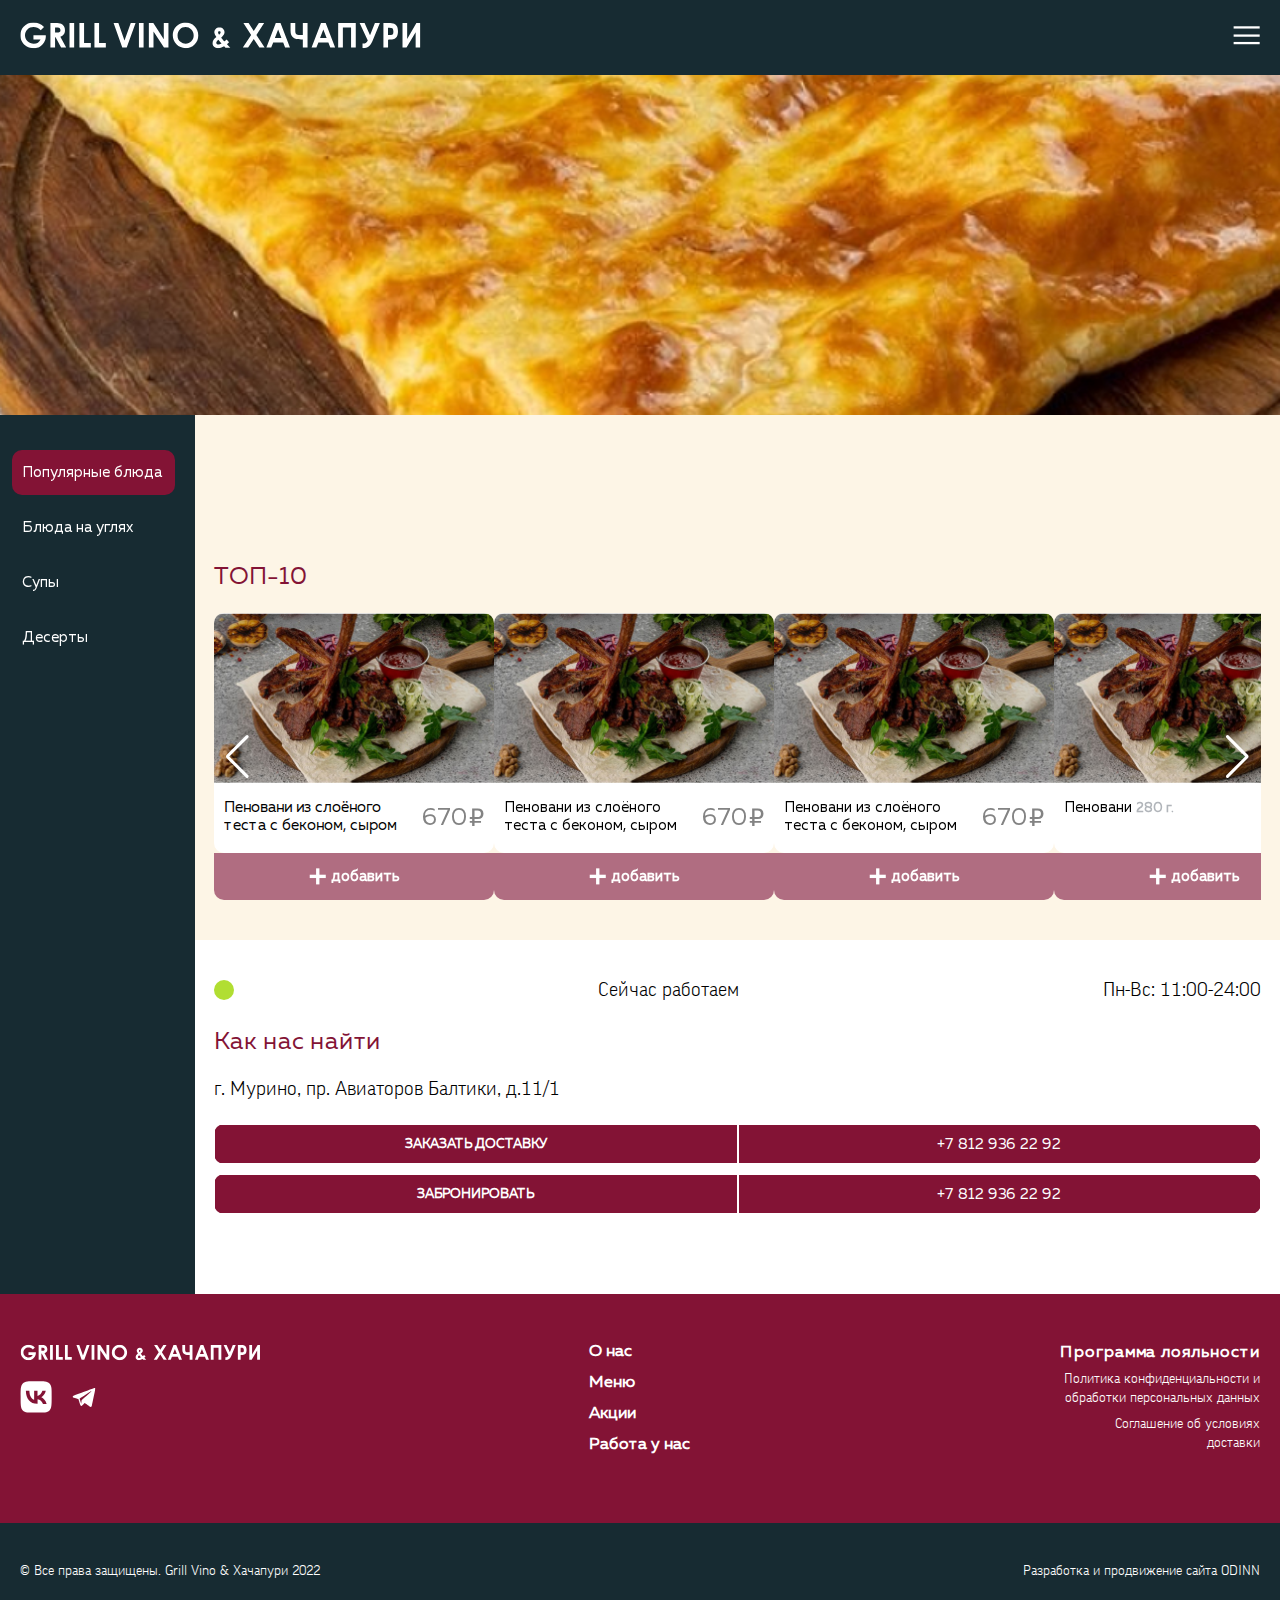
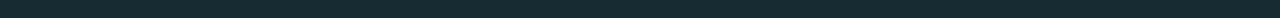
<file: template.html>
<!DOCTYPE html>
<html lang="ru">
  <head>
    <meta charset="UTF-8" />
    <meta http-equiv="X-UA-Compatible" content="IE=edge" />
    <meta name="viewport" content="width=device-width, initial-scale=1.0" />
    <link rel="stylesheet" href="assets/style/style.css" />
    <link rel="stylesheet" href="assets/swiper/swiper-bundle.min.css" />
    <style>
      .swiper {
        width: 100%;
        height: 100%;
      }

      .swiper-slide {
        text-align: center;
        font-size: 18px;
        width: 100%;
        /* Center slide text vertically */
        display: -webkit-box;
        display: -ms-flexbox;
        display: -webkit-flex;
        display: flex;
        -webkit-box-pack: center;
        -ms-flex-pack: center;
        -webkit-justify-content: center;
        justify-content: center;
        -webkit-box-align: center;
        -ms-flex-align: center;
        -webkit-align-items: center;
        align-items: center;
      }

      .swiper-slide img {
        display: block;
        width: 100%;
        object-fit: cover;
      }
    </style>
    <title>GRILL VINO & ХАЧАПУРИ</title>
  </head>
  <body>
    <div class="block"></div>
    <header class="header">
      <a class="logo" href="index.html">
        <picture>
          <source srcset="assets/img/logo.svg" media="(min-width: 800px)" />
          <img
            src="assets/img/mobileLogo.svg"
            alt="Логотип GRILL VINO и ХАЧАПУРИ"
          />
        </picture>
        <span class="resto"> ресторан современной грузинской кухни </span>
      </a>
      <a id="openMenu" class="burgerMenu">
        <img src="assets/img/icon_menu_burger.svg" alt="Мобильное меню" />
      </a>
      <div class="header__nav">
        <nav class="nav">
          <a href=""> <li class="nav__item">МЕНЮ</li> </a
          ><a href=""> <li class="nav__item">АКЦИИ</li> </a
          ><a href=""> <li class="nav__item">О НАС</li> </a
          ><a href="">
            <li class="nav__item">КОНТАКТЫ</li>
          </a>
        </nav>
        <div class="profile">
          <a href=""
            ><img src="assets/img/iconProfile.svg" alt="" class="profile__img"
          /></a>
        </div>
        <div class="phone">
          <a class="contacts__a" href="tel:+78129362292"
            ><span class="contacts__span">РЕСТОРАН </span>+7 812 936 22 92</a
          >
          <a class="contacts__a" href="tel:+78129362292"
            ><span class="contacts__span">ДОСТАВКА </span>+7 812 936 22 92</a
          >
        </div>
      </div>
    </header>
    <aside id="burgerMenu" class="mobile_wr">
      <div class="mobileWr__img">
        <div class="mobileWr__header_img">
          <img src="assets/img/mobileLogo.svg" alt="" class="mobile__logo" />
        </div>
        <img
          src="assets/img/image_for_basket.jpg"
          alt=""
          class="tablet__img_main"
        />
      </div>
      <div class="mobile">
        <div class="mobile__header">
          <img
            src="assets/img/mobileLogo.svg"
            alt=""
            class="mobile__logo logo_close"
          />
          <img
            id="closeMenu"
            src="assets/img/close.svg"
            alt=""
            class="mobile__close"
          />
        </div>
        <nav class="mobile__nav">
          <a href=""> <li class="nav__item">МЕНЮ</li> </a
          ><a href=""> <li class="nav__item">АКЦИИ</li> </a
          ><a href=""> <li class="nav__item">О НАС</li> </a
          ><a href="">
            <li class="nav__item">КОНТАКТЫ</li>
          </a>
        </nav>
        <div class="mobile__profile">
          <div class="mobile__profile_img">
            <a href=""><img src="assets/img/mobileIconProfile.svg" alt="" /></a>
          </div>
          <span>ПРОФИЛЬ</span>
        </div>
        <div class="mobile__phone">
          <a class="mobileContacts__a" href="tel:+78129362292"
            ><span class="mobileContacts__span">РЕСТОРАН </span
            ><span>+7 812 936 22 92 </span></a
          >
          <a class="mobileContacts__a" href="tel:+78129362292"
            ><span class="mobileContacts__span">ДОСТАВКА </span
            ><span>+7 812 936 22 92 </span></a
          >
        </div>
        <address class="mobile__contacts">
          <div class="address__wrapper">
            <div class="mobileWorkTime">
              <div class="mobile__indicator"></div>
              <span class="mobileWorkTime__span_now"> Сейчас работаем </span>
              <span class="mobileWorkTime__span"> Пн-Вс: 11:00-24:00 </span>
            </div>
            <span class="mobile__address">
              г.Мурино, пр.Авиаторов Балтики, д.11/1
            </span>
          </div>
          <div class="button__wrapper">
            <a
              href="https://yandex.ru/maps/?rtext=~60.054934, 30.440199"
              class="mobile__button_route"
            >
              ПРОЛОЖИТЬ МАРШРУТ
            </a>
          </div>
        </address>
      </div>
    </aside>
    <main class="main">
      <div class="auxiliary"></div>
      <section class="mainGallery">
        <img class="mainGallery__item" src="assets/img/bigImg.jpg" alt="" />
      </section>
      <div class="wrapper__main_big">
        <aside class="asideMenu">
          <ul class="asideMenu__ul">
            <input class="asideMenu__input" type="radio" id="cat1" />
            <label class="asideMenu__label category_active" for="cat1"
              >Популярные блюда</label
            >
            <input class="asideMenu__input" type="radio" id="cat2" />
            <label class="asideMenu__label" for="cat2">Блюда на углях</label>
            <input class="asideMenu__input" type="radio" id="cat3" />
            <label class="asideMenu__label" for="cat3">Супы</label>
            <input class="asideMenu__input" type="radio" id="cat4" />
            <label class="asideMenu__label" for="cat4">Десерты</label>
          </ul>
          <h1 class="visually-hidden"></h1>
        </aside>
        <div class="wrapper__main_small">
        <!--  <div class="menu"></div>     --->
          <section class="menu__main">
            
          </section>
          <section class="gallery" loading="lazy">
            <div class="gallery__div">
              <h2 class="gallery__h2">ТОП-10</h2>
              <div class="swiper mySwiper swiper_new">
                <div class="swiper-button-next"></div>
                <div class="swiper-button-prev"></div>
                <div class="swiper-wrapper">
                  <div class="gallery__list">
                    <div class="swiper mySwiper">
                      <div class="swiper-wrapper">
                        <div class="swiper-slide">
                          <div class="top10__card list_item">
                            <a class="menu__card">
                              <img
                                class="card__img"
                                src="assets/img/kare.jpg"
                                alt=""
                              />
                              <div class="card_desc">
                                <div class="card__text">
                                  <div class="card">
                                    <span class="card__desc_name"
                                      >Пеновани из слоёного теста с беконом,
                                      сыром сулугуни и зеленью Подается со
                                      сметаной</span
                                    >
                                    <span class="card__desc_weight"
                                      >280 г.</span
                                    >
                                  </div>
                                </div>
                                <div class="card__desc_price">
                                  <span class="desc_price">670</span>
                                  <span class="rouble">₽</span>
                                </div>
                              </div>
                            </a>
                            <button class="card__button" type="button">
                              <div class="card__button_add">
                                <img
                                  class="img__plus"
                                  src="assets/img/plus.svg"
                                  alt=""
                                />
                                <span>добавить</span>
                              </div>
                            </button>

                            <div class="card__button_count button__count">
                              <div
                                class="count_minus card__count_minus"
                                id="left"
                              >
                                -
                              </div>
                              <div class="card__count_wrapper">
                                <input
                                  type="text"
                                  class="input_text"
                                  size="6"
                                  value="1"
                                  pattern="[0-9]{,3}"
                                  inputmode="numeric"
                                />
                              </div>
                              <div
                                class="count_plus card__count_plus"
                                id="right"
                              >
                                +
                              </div>
                            </div>
                          </div>
                        </div>
                        <div class="swiper-slide">
                          <div class="top10__card list_item">
                            <a class="menu__card">
                              <img
                                class="card__img"
                                src="assets/img/kare.jpg"
                                alt=""
                              />
                              <div class="card_desc">
                                <div class="card__text">
                                  <div class="card">
                                    <span class="card__desc_name"
                                      >Пеновани из слоёного теста с беконом,
                                      сыром сулугуни и зеленью Подается со
                                      сметаной</span
                                    >
                                    <span class="card__desc_weight"
                                      >280 г.</span
                                    >
                                  </div>
                                </div>
                                <div class="card__desc_price">
                                  <span class="desc_price">670</span>
                                  <span class="rouble">₽</span>
                                </div>
                              </div>
                            </a>
                            <button class="card__button" type="button">
                              <div class="card__button_add">
                                <img
                                  class="img__plus"
                                  src="assets/img/plus.svg"
                                  alt=""
                                />
                                <span>добавить</span>
                              </div>
                            </button>

                            <div class="card__button_count button__count">
                              <div
                                class="count_minus card__count_minus"
                                id="left"
                              >
                                -
                              </div>
                              <div class="card__count_wrapper">
                                <input
                                  type="text"
                                  class="input_text"
                                  size="6"
                                  value="1"
                                  pattern="[0-9]{,3}"
                                  inputmode="numeric"
                                />
                              </div>
                              <div
                                class="count_plus card__count_plus"
                                id="right"
                              >
                                +
                              </div>
                            </div>
                          </div>
                        </div>
                        <div class="swiper-slide">
                          <div class="top10__card list_item">
                            <a class="menu__card">
                              <img
                                class="card__img"
                                src="assets/img/kare.jpg"
                                alt=""
                              />
                              <div class="card_desc">
                                <div class="card__text">
                                  <div class="card">
                                    <span class="card__desc_name"
                                      >Пеновани из слоёного теста с беконом,
                                      сыром сулугуни и зеленью Подается со
                                      сметаной</span
                                    >
                                    <span class="card__desc_weight"
                                      >280 г.</span
                                    >
                                  </div>
                                </div>
                                <div class="card__desc_price">
                                  <span class="desc_price">670</span>
                                  <span class="rouble">₽</span>
                                </div>
                              </div>
                            </a>
                            <button class="card__button" type="button">
                              <div class="card__button_add">
                                <img
                                  class="img__plus"
                                  src="assets/img/plus.svg"
                                  alt=""
                                />
                                <span>добавить</span>
                              </div>
                            </button>

                            <div class="card__button_count button__count">
                              <div
                                class="count_minus card__count_minus"
                                id="left"
                              >
                                -
                              </div>
                              <div class="card__count_wrapper">
                                <input
                                  type="text"
                                  class="input_text"
                                  size="6"
                                  value="1"
                                  pattern="[0-9]{,3}"
                                  inputmode="numeric"
                                />
                              </div>
                              <div
                                class="count_plus card__count_plus"
                                id="right"
                              >
                                +
                              </div>
                            </div>
                          </div>
                        </div>
                        <div class="swiper-slide">
                          <div class="top10__card list_item">
                            <a class="menu__card">
                              <img
                                class="card__img"
                                src="assets/img/kare.jpg"
                                alt=""
                              />
                              <div class="card_desc">
                                <div class="card__text">
                                  <div class="card">
                                    <span class="card__desc_name"
                                      >Пеновани
                                    </span>
                                    <span class="card__desc_weight"
                                      >280 г.</span
                                    >
                                  </div>
                                </div>
                                <div class="card__desc_price">
                                  <span class="desc_price">670</span>
                                  <span class="rouble">₽</span>
                                </div>
                              </div>
                            </a>
                            <button class="card__button" type="button">
                              <div class="card__button_add">
                                <img
                                  class="img__plus"
                                  src="assets/img/plus.svg"
                                  alt=""
                                />
                                <span>добавить</span>
                              </div>
                            </button>

                            <div class="card__button_count button__count">
                              <div
                                class="count_minus card__count_minus"
                                id="left"
                              >
                                -
                              </div>
                              <div class="card__count_wrapper">
                                <input
                                  type="text"
                                  class="input_text"
                                  size="6"
                                  value="1"
                                  pattern="[0-9]{,3}"
                                  inputmode="numeric"
                                />
                              </div>
                              <div
                                class="count_plus card__count_plus"
                                id="right"
                              >
                                +
                              </div>
                            </div>
                          </div>
                        </div>
                        <div class="swiper-slide">
                          <div class="top10__card list_item">
                            <a class="menu__card">
                              <img
                                class="card__img"
                                src="assets/img/kare.jpg"
                                alt=""
                              />
                              <div class="card_desc">
                                <div class="card__text">
                                  <div class="card">
                                    <span class="card__desc_name"
                                      >Пеновани из слоёного теста с беконом,
                                      сыром сулугуни и зеленью Подается со
                                      сметаной</span
                                    >
                                    <span class="card__desc_weight"
                                      >280 г.</span
                                    >
                                  </div>
                                </div>
                                <div class="card__desc_price">
                                  <span class="desc_price">670</span>
                                  <span class="rouble">₽</span>
                                </div>
                              </div>
                            </a>
                            <button class="card__button" type="button">
                              <div class="card__button_add">
                                <img
                                  class="img__plus"
                                  src="assets/img/plus.svg"
                                  alt=""
                                />
                                <span>добавить</span>
                              </div>
                            </button>

                            <div class="card__button_count button__count">
                              <div
                                class="count_minus card__count_minus"
                                id="left"
                              >
                                -
                              </div>
                              <div class="card__count_wrapper">
                                <input
                                  type="text"
                                  class="input_text"
                                  size="6"
                                  value="1"
                                  pattern="[0-9]{,3}"
                                  inputmode="numeric"
                                />
                              </div>
                              <div
                                class="count_plus card__count_plus"
                                id="right"
                              >
                                +
                              </div>
                            </div>
                          </div>
                        </div>
                        <div class="swiper-slide">
                          <div class="top10__card list_item">
                            <a class="menu__card">
                              <img
                                class="card__img"
                                src="assets/img/kare.jpg"
                                alt=""
                              />
                              <div class="card_desc">
                                <div class="card__text">
                                  <div class="card">
                                    <span class="card__desc_name"
                                      >Пеновани</span
                                    >
                                    <span class="card__desc_weight"
                                      >280 г.</span
                                    >
                                  </div>
                                </div>
                                <div class="card__desc_price">
                                  <span class="desc_price">670</span>
                                  <span class="rouble">₽</span>
                                </div>
                              </div>
                            </a>
                            <button class="card__button" type="button">
                              <div class="card__button_add">
                                <img
                                  class="img__plus"
                                  src="assets/img/plus.svg"
                                  alt=""
                                />
                                <span>добавить</span>
                              </div>
                            </button>

                            <div class="card__button_count button__count">
                              <div
                                class="count_minus card__count_minus"
                                id="left"
                              >
                                -
                              </div>
                              <div class="card__count_wrapper">
                                <input
                                  type="text"
                                  class="input_text"
                                  size="6"
                                  value="1"
                                  pattern="[0-9]{,3}"
                                  inputmode="numeric"
                                />
                              </div>
                              <div
                                class="count_plus card__count_plus"
                                id="right"
                              >
                                +
                              </div>
                            </div>
                          </div>
                        </div>
                      </div>

                      <div class="swiper-pagination"></div>
                    </div>
                  </div>
                </div>
              </div>
            </div>
          </section>
          <section class="aboutUs">
            <div class="aboutUs__div">
              <div class="workTime">
                <div class="indicator"></div>
                <span class="workTime__span_now"> Сейчас работаем </span>
                <span class="workTime__span"> Пн-Вс: 11:00-24:00 </span>
              </div>
              <h2 class="aboutUs__h2">Как нас найти</h2>
              <address class="address">
                г. Мурино, пр. Авиаторов Балтики, д.11/1
              </address>
              <div class="aboutUs__buttons">
                <a class="aboutUs__button" href="tel:+78129362292"
                  ><span class="aboutUs__span_text">ЗАКАЗАТЬ ДОСТАВКУ</span
                  ><span class="aboutUs__span">+7 812 936 22 92</span></a
                >
                <a class="aboutUs__button" href="tel:+78129362292"
                  ><span class="aboutUs__span_text">ЗАБРОНИРОВАТЬ</span
                  ><span class="aboutUs__span">+7 812 936 22 92</span></a
                >
              </div>
            </div>
            <div class="aboutUs__map">
              <script
                loading="lazy"
                type="text/javascript"
                charset="utf-8"
                async
                src="https://api-maps.yandex.ru/services/constructor/1.0/js/?um=constructor%3Affd2000337055fb8c5c3ae85a2a7413ce4c1bb6ce43361d102f771cd2b35edc8&amp;width=100%25&amp;height=400&amp;lang=ru_RU&amp;scroll=true"
              ></script>
            </div>
          </section>
        </div>
      </div>
    </main>

    <footer class="footer">
      <div class="footer__color1 wrapper">
        <div class="footer__main">
          <div class="footer__logo">
            <img
              src="assets/img/logoFooterMobile.svg"
              alt=""
              class="footer__img"
            />
            <div class="footer__favicon">
              <img src="assets/img/vk.svg" alt="" class="vk" />
              <img src="assets/img/telegramm.svg" alt="" class="telegram" />
            </div>
          </div>
          <ul class="footer__nav">
            <a href="">
              <li class="footer__nav_item">О нас</li>
            </a>
            <a href="">
              <li class="footer__nav_item">Меню</li>
            </a>
            <a href="">
              <li class="footer__nav_item">Акции</li>
            </a>
            <a href="">
              <li class="footer__nav_item">Работа у нас</li>
            </a>
          </ul>
          <div class="footer__other">
            <div class="footer__other_wrap">
              <a class="other__item" href="">
                <span class="other__item loyalty">Программа лояльности</span>
              </a>
              <a class="other__item" href="">
                <span class="other__item"
                  >Политика конфиденциальности и обработки персональных
                  данных</span
                >
              </a>
              <a class="other__item" href="">
                <span class="other__item">Соглашение об условиях доставки</span>
              </a>
            </div>
          </div>
        </div>
      </div>
      <div class="footer__copyright">
        <span class="copyright__item"
          >&copy Все права защищены. Grill Vino &AMP; Хачапури 2022</span
        >
        <span class="copyright__item copyright__close"
          >Разработка и продвижение сайта ODINN</span
        >
      </div>
    </footer>
    <script src="index.js"></script>
    <script src="assets/swiper/swiper-bundle.min.js"></script>
  </body>
</html>
</file>
<file: assets/style/style.css>
@font-face {
    font-family: 'Muller';
    src: url('../fonts/MullerRegular.eot');
    src: local('Muller'), local('Muller'),
        url('../fonts/MullerRegular.eot?#iefix') format('embedded-opentype'),
        url('../fonts/MullerRegular.woff2') format('woff2'),
        url('../fonts/MullerRegular.woff') format('woff'),
        url('../fonts/MullerRegular.ttf') format('truetype');
    font-weight: normal;
    font-style: normal;
}

@font-face {
    font-family: 'FF Good Pro';
    src: url('../fonts/FFGoodPro-Light.eot');
    src: local('FF Good Pro Light'), local('FFGoodPro-Light'),
        url('../fonts/FFGoodPro-Light.eot?#iefix') format('embedded-opentype'),
        url('../fonts/FFGoodPro-Light.woff2') format('woff2'),
        url('../fonts/FFGoodPro-Light.woff') format('woff'),
        url('../fonts/FFGoodPro-Light.ttf') format('truetype');
    font-weight: 300;
    font-style: normal;
}

@font-face {
    font-family: 'rouble';
    src: url('../fonts/rouble.eot');
    src: local('rouble'),
        url('../fonts/rouble.woff2') format('woff2'),
        url('../fonts/rouble.woff') format('woff'),
        url('../fonts/rouble.ttf') format('truetype');
}

* {
    -webkit-tap-highlight-color: rgba(0, 0, 0, 0);
}

/*------------------------------COLOR----------------------------------*/
:root {
    --color-bordeaux-light: #B06D81;
    --color-bordeaux: #831335;
    --color-bluish-gray: #172B32;
    --color-milky: #FDF5E6;
    --text-color-white: #FFFFFF;
    --text-color-grey: #838383;
    --text-color-light-grey: #B1B5BA;
    --text-color-basket-grey: #989FA8;
    --indicator-color-green: #B1DE32;
    --text-color-dark-grey: #505050;
    --btnHover: var(--color-bordeaux);

}

/*----------------------------------------------------------------------*/
* {
    font-family: 'Muller';
    box-sizing: border-box;
    padding: 0;
    margin: 0;
}

body {
    height: 100%;
}

.wrapper {
    padding-left: 20px;
    padding-right: 20px
}

a,
a:active {
    text-decoration: none;
    color: inherit;
}

.visually-hidden {
    position: absolute;
    width: 1px;
    height: 1px;
    margin: -1px;
    border: 0;
    padding: 0;
    white-space: nowrap;
    clip-path: inset(100%);
    clip: rect(0 0 0 0);
    overflow: hidden;
}

.rouble {
    font-family: 'rouble';
}

.block {
    z-index: 100499;
    display: none;
    position: fixed;
    top: 0;
    left: 0;
    width: 100vw;
    height: 100vh;
    backdrop-filter: blur(2.5px);
}

.menu__h2,
.aboutUs__h2 {
    font-size: 24px;
    font-weight: 500;
    color: var(--color-bordeaux);
}

.menu__h2 {
    background-color: var(--color-milky);
}

/*-------------------HEADER----------------------------------*/
.header {
    position: sticky;
    top: 0;
    width: 100%;
    z-index: 11;
    height: 75px;
    padding-left: 20px;
    padding-right: 20px;
    background: var(--color-bluish-gray);
    display: flex;
    align-items: center;
    color: #FFFFFF;
    justify-content: space-between;
}

#menu {
    display: none;
}

.burgerMenu {
    display: block;
}

.close {
    display: block;
}

.header__nav,
.asideNav,
.resto,
.asideNavMenu,
.mainGallery,
.basketDesk,
.auxiliary,
.asideMenu,
.mobileBasket_sticky,
.mobileBasket,
.mobileBasket__img,
.hidden {
    display: none;
}

.auxiliary {
    height: 150px;
    background-color: var(--text-color-white);
}

.logo {
    display: flex;
    flex-direction: column;
    align-items: center;
    justify-content: center;
    row-gap: 5px;
}

.profile {
    margin-left: 25px;
    margin-right: 20px;
    display: flex;
    justify-content: center;
    align-items: center;
    width: 65px;
    height: 65px;
    background: var(--color-bordeaux);
    border: 2px solid #FFFFFF;
    border-radius: 50%;
    box-shadow: 2px 2px 4px rgba(0, 0, 0, 0.25);
}

.phone {
    display: flex;
    flex-direction: column;
    row-gap: 10px;
    justify-content: center;
    font-size: 13px;
}

.contacts__a,
.mobileContacts__a {
    font-weight: 700;
}

.contacts__span,
.mobileContacts__span {
    font-weight: 500;
}

/*----------------------------MOBILE MENU-------------------------------*/
.mobile {
    background-color: var(--color-bluish-gray);
    display: flex;
    align-items: flex-end;
    flex-direction: column;
    justify-content: space-between;
    color: var(--text-color-white);
    padding-bottom: 30px;
    z-index: 100600;
    width: 100%;
    flex-basis: 100%;
}



.mobile__header {
    display: flex;
    width: 100%;
    justify-content: space-between;
    min-height: 75px;
    align-items: center;
    border-bottom: 1px solid rgba(255, 255, 255, 0.2);
    padding-left: 25px;
    padding-right: 35px;
}

.mobile__profile,
.mobile__nav {
    font-size: 15px;
    font-weight: 500;
}

.mobile__nav,
.mobile__phone,
.mobile__contacts {
    display: flex;
    flex-direction: column;
    justify-content: space-around;
    padding-right: 35px;
    padding-left: 25px;
    flex-basis: 25%;
}

.mobile__phone {
    font-size: 13px;
    row-gap: 20px;
    justify-content: center;
}

.mobile__nav {
    flex-basis: 50%;
    padding-top: 25px;
    align-items: end;
}

.nav__item {
    list-style: none;
}

.mobile__profile {
    flex-basis: 25%;
    display: flex;
    align-items: center;
    column-gap: 10px;
    padding-right: 35px;
    padding-left: 25px;
}

.mobile__profile_img {
    display: flex;
    justify-content: center;
    align-items: center;
    width: 47px;
    height: 47px;
    border-radius: 50%;
    box-shadow: 2px 2px 4px rgba(0, 0, 0, 0.25);
    background: var(--color-bordeaux);
    border: 2px solid var(--text-color-white);
}

.mobile__indicator {
    display: inline-block;
    width: 15px;
    height: 15px;
    border-radius: 50%;
    background-color: var(--indicator-color-green);
}

.mobileWorkTime {}

.address__wrapper {
    display: flex;
    flex-direction: column;
    row-gap: 20px;
    padding-bottom: 15px;
    justify-content: space-between;
}

.mobile__address {}

.mobile__contacts {
    font-family: "FF Good Pro";
    font-size: 15px;
    font-weight: 450;

}

.mobileWorkTime__span_now,
.mobileWorkTime__span,
.mobile__address {
    font-family: "FF Good Pro";
    font-size: 15px;
    font-weight: 450;
    font-style: normal;
}

.mobileContacts__a {
    display: flex;
    column-gap: 10px;
}

.button__wrapper {
    display: flex;
    justify-content: center;
    align-items: center;
    border: 2px solid var(--text-color-white);
    box-shadow: 0px 0px 0px rgba(0, 0, 0, 0.25);
    border-radius: 10px;
    height: 40px;
    width: 100%;
    color: var(--text-color-white);
    font-style: normal;
    font-size: 13px;
    font-weight: 700;
    align-self: flex-end;
    background-color: var(--color-bordeaux);
}

/*
.mobile__button_route {
    border: 2px solid var(--text-color-white);
    box-shadow: 0px 0px 0px rgba(0, 0, 0, 0.25);
    border-radius: 10px;
    height: 40px;
    width: 100%;
    color: var(--text-color-white);
    font-size: 13px;
    font-weight: 700;
    align-self: flex-end;
    background-color: var(--color-bordeaux);
}*/

/*---------------------------------------------------------------------*/
/*-------------------MAIN---------------------------------------------*/
.menu__mobile_nav {
    height: 75px;
    position: sticky;
    top: 75px;
    z-index: 20;
    background-color: var(--text-color-white);
    display: flex;
    justify-content: space-between;
    width: 100%;
    overflow-x: auto;
    padding-bottom: 20px;
    padding-top: 20px;
    flex-wrap: nowrap;
}

.nav__li {
    display: flex;
    list-style-type: none;
    flex-grow: 1;
    align-items: center;
    padding: 5px;
}


.nav__input {
    display: none;
}

.nav__label {
    display: flex;
    white-space: nowrap;
    align-items: center;
    width: 100%;
    height: 50px;
    justify-content: center;
    padding-right: 10px;
    padding-left: 10px;
    align-self: center;
    font-weight: 500;
    font-size: 15px;
}

.nav__label_active {
    background-color: var(--color-bordeaux);
    border-radius: 10px;
    color: var(--text-color-white);
    cursor: pointer;
    font-weight: 700;
    font-size: 15px;
}

.frontpage .mainGallery {
    display: flex;
    width: 100%;
    height: 250px;
}

.mainGallery__item {
    width: 100%;
    object-fit: cover;
}

.menu__main {
    width: 100%;
    display: grid;
    grid-template-columns: 1fr 1fr;
    grid-auto-flow: dense;
    column-gap: 15px;
    row-gap: 15px;
    padding-left: 19px;
    padding-right: 19px;
    padding-top: 60px;
    padding-bottom: 60px;
    background-color: var(--color-milky);
}

.menu__main_item {
    position: relative;
}

.menu__main_img {
    width: 100%;
    height: 180px;
    object-fit: cover;
    border-radius: 10px;
}

.allFull {
    grid-column: span 2;
}

.onlyDeskHalf {
    grid-column: span 2;
}

.onlyTabletHalf {
    grid-column: span 2;
}

.menu__main_h2 {
    position: absolute;
    left: 20px;
    bottom: 35px;
    font-weight: 700;
    font-size: 25px;
    color: var(--text-color-white);
    text-shadow: 2px 2px 5px rgba(0, 0, 0, 0.35);
}

.order {
    width: 100%;
    background-color: var(--color-milky);
}

.order__item_h2 {
    font-weight: 500;
    font-size: 24px;
    color: var(--color-bordeaux-light);
}

.order__item {
    margin-left: 15px;
    margin-right: 15px;
    background-color: var(--text-color-white);
    border: 2px solid var(--text-color-white);
    border-radius: 10px;
}

.order__basket {
    margin-top: 20px;
    margin-bottom: 53px;
    padding-top: 40px;
    padding-bottom: 26px;
}

.order__basket .mobileBasket__card {
    display: grid;
    grid-template-columns: min-content 1fr auto;
    grid-template-rows: min-content min-content;
    column-gap: 10px;
    row-gap: 8px;
}

.order__basket .order__item_h2 {
    padding-bottom: 7px;
    padding-left: 20px;
    padding-right: 15px;
}

.order__basket .mobileBasket__count {
    justify-self: end;
}

.order__topping {
    padding-left: 22px;
    padding-right: 20px;
    padding-bottom: 28px;
}

.order__topping_list {
    display: flex;
    flex-direction: column;
    row-gap: 19px;
}

.order__topping_list .input_text {
    height: 47px;
}

.order__topping .order__item_h2 {
    padding-top: 25px;
    padding-bottom: 19px;
}

.order__topping_card .mobileBasket__h3 {
    padding-bottom: 0px;
    width: 100%;
}

.order__basket .count_minus,
.order__basket .count_plus,
.order__basket .input_text {
    height: 42px;
}

.card__pinck {
    background-color: var(--color-milky);
    width: 100%;
    height: 3px;
}

.order__list .mobileBasket__h3,
.last__card .mobileBasket__h3 {
    grid-row: 1/2;
    grid-column: 2/4;
    width: 100%;
    padding-bottom: 0px;
}

.last__card .mobileBasket__price {
    align-self: end;
}

.order__basket .last__card .mobileBasket__h3 {
    color: var(--color-bordeaux-light);
    font-weight: 700;
}

.order__list,
.last__card {
    padding-left: 20px;
    padding-right: 15px;
}

.order__list {
    display: flex;
    flex-direction: column;
    padding-bottom: 45px;
    row-gap: 25px;
}

.order__topping_card {
    display: grid;
    max-width: 100%;
    grid-template-columns: 1fr 1fr;
    row-gap: 6px;
    column-gap: 12px;
}

.order__topping_desc {
    font-size: 13px;
    color: var(--text-color-grey);
}

.order__topping_card .mobileBasket__price {
    justify-self: end;
}

.last__card {
    padding-top: 3px;
}

.order__list .mobileBasket__card_img {
    height: 68px;
}

.order__list .mobileBasket__card_pict,
.last__card .mobileBasket__card_pict {
    grid-row: 1/3;
}

.last__card .mobileBasket__card_pict {
    background-color: var(--color-bordeaux-light);
    border-radius: 10px;
    height: 68px;
    width: 75px;
    display: flex;
    justify-content: center;
    align-items: center;
}

.last__card .mobileBasket__card_img {
    width: 27px;
    height: 35px;
}

.menu {
    background-color: var(--color-milky);
    padding-right: 19px;
    padding-left: 19px;
    padding-bottom: 35px;
    display: flex;
    width: 100%;
    /* max-height: calc(100vh - 75px);*/
    flex-direction: column;
    /*  overflow-y: auto;
    scroll-behavior: smooth;
    padding-bottom: 35px;*/

}

.menu__h2 {
    padding-top: 30px;
}

.menu__white {
    height: 75px;
    background-color: var(--text-color-white);
}

.menu__list {
    margin-right: auto;
    margin-left: auto;
    width: 100%;
    overflow-y: auto;
}

.menu__cat {
    display: flex;
    width: 100%;
    flex-direction: column;
    justify-content: space-around;
    column-gap: 15px;
    row-gap: 30px;
    padding-left: 0px;
    padding-right: 0px;
    width: 100%;
    margin-right: auto;
    margin-left: auto;
    row-gap: 30px;
}

.category_active {}

.menu__card {
    display: flex;
    flex-direction: column;
    justify-self: center;
    width: 100%;
    /*height: 287px;*/
    border-radius: 10px;
    background-color: var(--text-color-white);
    justify-content: space-between;
}

.card__img {
    min-width: 100%;
    height: 170px;
    object-fit: cover;
    border-radius: 10px 10px 0 0;
    cursor: pointer;
}

.img__plus {
    width: 17px !important;
    height: 17px;
}

.card__text {
    display: flex;
    align-items: center;
}

.add__order,
.add__order_tablet {
    display: none;
    position: sticky;
    bottom: 0;
    left: 0;
    z-index: 10;
    min-height: 61px;
    background-color: var(--color-bluish-gray);
    width: 100%;
    color: var(--text-color-white);
    border: 2px solid var(--text-color-white);
    border-radius: 10px 10px 0px 0px;
}

.add__order_desc {
    display: flex;
    width: 100%;
    height: 100%;
    justify-content: space-between;
    align-items: center;
    padding-left: 20px;
    padding-right: 25px;
    font-weight: 700;
    font-size: 16px;
}

.add__order_total {
    font-weight: 500;
    font-size: 18px;
}

.card_desc {
    display: flex;
    flex-wrap: nowrap;
    flex-direction: row;
    align-items: center;
    column-gap: 4px;
    height: 70px;
    padding-bottom: 15px;
    padding-top: 15px;
    padding-right: 10px;
    padding-left: 10px;
}

.card {
    height: 40px;
    overflow: hidden;
    align-self: flex-end;
    padding-right: 10px;
    text-align: start;
}

.card__desc_name {
    font-size: 15px;
    font-weight: 500;
    color: #000000;
}

.card__desc_weight {
    align-self: flex-end;
    font-size: 13px;
    font-weight: 700;
    white-space: nowrap;
    color: var(--text-color-light-grey);
    padding-bottom: 1px;
}

.card__desc_price {
    white-space: nowrap;
    column-gap: 2px;
    display: flex;
    max-height: 40px;
    flex-grow: 1;
    justify-content: end;
    align-items: center;
    font-size: 24px;
    color: var(--text-color-grey);
}

.card__button {
    width: 100%;
    justify-content: center;
    align-items: center;
    border: none;
    cursor: pointer;
    background-color: var(--color-bordeaux-light);
    border-radius: 0 0 10px 10px;
    padding-top: 15px;
    padding-bottom: 15px;
}

.card__button_add {
    color: var(--text-color-white);
    font-size: 15px;
    font-weight: 700;
    display: flex;
    column-gap: 5px;
    justify-content: center;
    align-items: center;
}

.card__button_count {
    display: none;
    max-height: 47px;
    flex-grow: 1;
    justify-content: space-between;
}

.card__count_wrapper {
    flex-grow: 1;
}

.input_text {
    width: 100%;
    border: none;
    font-weight: 500;
    font-size: 15px;
    color: #757575;
    ;
}

.aboutUs {
    padding-top: 40px;
    padding-bottom: 40px;
    display: flex;
    flex-direction: column;
    row-gap: 40px;
    width: 100%;
}

.indicator {
    display: inline-block;
    width: 20px;
    height: 20px;
    border-radius: 50%;
    background-color: var(--indicator-color-green);
}

.address {
    padding-top: 25px;
    font-style: normal;
    padding-bottom: 25px;
}

.workTime {
    display: flex;
    justify-content: space-between;
    align-items: center;
    padding-bottom: 30px;
}

.workTime__span,
.workTime__span_now,
.address {
    font-family: "FF Good Pro";
    font-size: 20px;
    font-weight: 450;
}

.workTime__span,
.workTime__span_now,
address {
    white-space: nowrap;
}

.aboutUs__buttons {
    display: flex;
    flex-direction: column;
    row-gap: 10px;
    justify-content: space-between;
    align-items: center;
}

.aboutUs__button {
    display: flex;
    width: 100%;
    height: 40px;
    border-radius: 10px;
    background-color: var(--color-bordeaux);
    color: var(--text-color-white);

}

.aboutUs__span,
.aboutUs__span_text {
    display: flex;
    align-items: center;
    justify-content: center;
    flex-basis: 100%;
    align-self: center;
    height: 100%;
    border: 0.5px solid var(--text-color-white);
    font-size: 15px;
    font-weight: 500;
}

.aboutUs__span_text {
    font-size: 13px;
    font-weight: 700;
}

.aboutUs__map {
    overflow: hidden;
    max-height: 311px;
    border-radius: 10px;
}

/*--------------------------------------------------------------------*/
/*-------------------FOOTER-------------------------------------------*/
.footer {
    display: flex;
    flex-direction: column;
    color: var(--text-color-white);
}

.footer__color1 {
    background-color: var(--color-bordeaux);
}

.footer__img {
    height: 17px;
}

.vk {
    width: 32px;
    height: 32px;
}

.telegram {
    width: 24px;
    height: 20px;
}

.footer__main {
    padding-top: 50px;
    display: grid;
    grid-template-columns: 1fr 1fr;
    padding-bottom: 70px;
    row-gap: 20px;
}

.footer__logo {
    grid-column: 1/3;
    display: flex;
    justify-content: space-between;
    align-items: flex-start;
}

.footer__favicon {
    display: flex;
    flex-direction: column;
    row-gap: 20px;
}

.footer__nav {
    display: flex;
    flex-direction: column;
    row-gap: 15px;
}

.footer__nav_item {
    list-style: none;
    font-weight: 700;
    font-size: 16px;
}

.footer__other {
    width: 100%;
    display: flex;
    justify-content: end;
}

.footer__other_wrap {
    width: 201px;
    display: flex;
    flex-direction: column;
    justify-content: space-between;
    height: 100%;
}

.other__item {
    font-family: "FF Good Pro";
    text-align: right;
    font-weight: 450;
    font-size: 14px;
    line-height: 19px;
}

.loyalty {
    font-family: "Muller";
    font-weight: 700;
    font-size: 16px;
    letter-spacing: 0.06em;
}

.footer__copyright {
    height: 95px;
    background-color: var(--color-bluish-gray);
    display: flex;
    flex-direction: column;
    justify-content: center;
    align-items: center;
    row-gap: 14px;
}

.copyright__item {
    font-family: "FF Good Pro";
    font-size: 14px;
    font-weight: 450;
}

.mobileBasket {
    /*top: 0;*/
    display: none;
    flex-direction: column;
    width: 100vw;
    background-color: var(--text-color-white);
}

.mobileBasket_open {
    width: 100vw;
    background-color: var(--text-color-white);
    height: 100vh;
    z-index: 100400;

}

.mobileBasket_open_open {
    position: fixed;
    top: 0;

    transition: top linear 1s;
}

.mobileBasket__header_totalPrice {
    white-space: nowrap;
    font-weight: 500;
    font-size: 18px;
}

.mobileBasket__header_span {
    font-weight: 700;
    font-size: 16px;
}

.mobileBasket__header_price {}

.mobile_wr {
    position: fixed;
    display: none;
    top: 0;
    width: 100%;
    z-index: 100400;
    background-color: var(--text-color-white);
}

.mobileBasket__header {
    display: flex;
    padding: 20px;
    justify-content: space-between;
    align-items: center;
    width: 100%;
    height: 60px;
    color: var(--text-color-white);
    background-color: var(--color-bluish-gray);
    border: 2px solid #FFFFFF;
    border-radius: 10px 10px 0px 0px;
}

.mobileBasket__header_wr {
    display: flex;
    width: 100%;
    justify-content: space-between;
    align-items: center;
}

.mobileBasket__delivery {
    padding-top: 27px;
    padding-left: 20px;
    margin-right: 20px;
    padding-bottom: 35px;
}

.mobileBasket__delivery__wrapper,
.deskBasket__delivery__wrapper {
    display: flex;
    width: 100%;
    border: 1px solid #B5B5B5;
    border-radius: 10px;
}

.mobileBasket__delivery__item,
.desktopBasket__delivery__item {
    display: flex;
    list-style-type: none;
    flex-grow: 1;
    align-items: center;
    border: 2px solid transparent;
}

.mobileBasket__delivery_label,
.deskBasket__delivery_label {
    display: flex;
    white-space: nowrap;
    align-items: center;
    width: 100%;
    height: 50px;
    justify-content: center;
    padding-right: 10px;
    padding-left: 10px;
    align-self: center;
    font-weight: 700;
    font-size: 15px;
    color: var(--text-color-basket-grey);
    cursor: pointer;
    user-select: none;
}

.deskBasket__delivery__wrapper,
.mobileBasket__delivery__wrapper {
    position: relative;
}

/*.basket__delivery_active,*/
.hovering_active {
    border: 2px solid;
    border-color: var(--color-bordeaux);
    border-radius: 10px;
    cursor: pointer;
    position: absolute;
    top: 0;
    min-width: 50%;
    height: 100%;
}

.hover__active_left {
    left: 0%;
    color: var(--text-color-dark-grey);
    transition: left linear 0.3s;
}

.hover__active_right {
    left: 50%;
    transition: left linear 0.3s;
}

.desktopBasket__delivery__item label {
    color: var(--text-color-grey);
    transition: color linear 0.3s;
}

.mobileBasket__delivery__item.basket__delivery_active label,
.desktopBasket__delivery__item.basket__delivery_active label {
    color: var(--text-color-dark-grey);
    transition: color linear 0.3s;
}


.mobileBasket__delivery_input,
.deskBasket__delivery_input {
    display: none;
}

.mobileBasket__count,
.deskBasket__count {
    display: flex;
}

.mobileBasket__menu {
    padding-left: 20px;
    padding-right: 20px;
    display: flex;
    flex-direction: column;
    row-gap: 25px;
    height: calc(100vh - 420px);
    overflow-y: auto;
    z-index: 100;
}

.mobileBasket__button_clear,
.deskBasket__button_clear {
    margin-left: 30px;
}

.mobileBasket__card,
.deskBasket__card {
    display: flex;
    column-gap: 10px;
}

.mobileBasket__card_img,
.deskBasket__card_img {
    width: 75px;
    height: 75px;
    object-fit: cover;
    border-radius: 10px;
}

.mobileBasket__desc,
.deskBasket__desc {
    flex-grow: 1;
}

.mobileBasket__h3,
.deskBasket__h3 {
    padding-bottom: 12px;
    width: 200px;
    white-space: nowrap;
    overflow: hidden;
    text-overflow: ellipsis;
}

.mobileBasket__h3 {
    font-size: 15px;
    font-weight: 500;
}

.mobileBasket__weight {
    font-size: 13px;
    font-weight: 700;
    color: var(--text-color-light-grey);
}

.mobileBasket__price {
    font-weight: 500;
    font-size: 15px;
    color: #838383;
}

.mobileBasket__main {
    flex-grow: 1;
}

.mobileBasket__desc_main,
.deskBasket__desc_main {
    display: flex;
    justify-content: space-between;
}

.mobileBasket__weightPrice,
.deskBasket__weightPrice {
    display: flex;
    flex-direction: column;
    justify-content: space-between;
}

.mobileBasket__footer {
    flex-grow: 1;
    width: 100%;
    z-index: 100401;
    position: fixed;
    right: 0;
    bottom: calc(-100vh + 130px);
    transition: bottom linear 700ms;
}

.mobileBasket_sticky.opened .mobileBasket__footer {
    bottom: 0;
    transition: bottom linear 700ms;
}



.mobileBasket__footer_item,
.deskBasket__footer_item {
    padding-left: 30px;
    padding-right: 30px;
    display: flex;
    flex-direction: column;
    row-gap: 10px;
}

/*.mobileBasket__footer_item {
    display: none;
}*/

.mobileBasket_sticky.opened .mobileBasket__footer_item {
    display: flex;
}

.input_text {
    flex-grow: 1;
}

.mobileBasket__button_clear,
.deskBasket__button_clear {
    background-color: var(--text-color-white);
    border: none;
    text-align: start;
    font-weight: 300;
    font-size: 13px;
    cursor: pointer;
    width: fit-content;
    margin-bottom: 15px;
    margin-top: 20px;
}

.mobileBasket_forFreeDelivery,
.deskBasket_forFreeDelivery {
    font-weight: 500;
    font-size: 13px;
    color: var(--color-bordeaux);
    margin-bottom: 10px;
}

.mobileBasket_priceDelivery,
.deskBasket_priceDelivery {
    display: flex;
    align-items: center;
}

.mobileBasket__footer_span,
.deskBasket__footer_span {
    padding-right: 30px;
    font-weight: 500;
    font-size: 13px;
}

.mobileBasket__price_delivery {
    font-weight: 500;
    font-size: 15px;
    color: var(--text-color-grey);
}

.mobileBasket__ruble {
    font-weight: 500;
    font-size: 15px;
    color: var(--text-color-grey);
}

.mobileBasket_forFreeDelivery,
.deskBasket_forFreeDelivery {
    display: inline-block;
}

.mobileBasket__button_order,
.deskBasket__button_order {
    height: 70px;
    width: 100%;
    background-color: var(--color-bordeaux);
    color: var(--text-color-white);
    display: flex;
    justify-content: space-between;
    align-items: center;
    border: 4px solid var(--text-color-white);
    border-radius: 10px;
    padding-left: 26px;
    padding-right: 26px;
}

.mobileBasket__button_order {
    font-size: 15px;
    font-weight: 700;
    color: var(--text-color-white);
    width: 100%;
}

.deskBasket__button_order {
    font-size: 15px;
    font-weight: 700;
    color: var(--text-color-white);
    width: 100%;
}

.deskBasket_totalCheck,
.mobileBasket_totalCheck span {
    font-size: 20px;
}

.input_text {
    height: 100%;
    text-align: center;
}

.count_minus,
.count_plus {
    display: flex;
    justify-content: center;
    align-items: center;
    cursor: pointer;
    font-weight: bold;
    color: var(--text-color-white);
    width: 47px;
    height: 47px;
    background-color: var(--color-bordeaux-light);
    border-radius: 10px 0px 0px 10px;
}

.count_plus {
    border-radius: 0px 10px 10px 0px;
}

.card__count_minus {
    border-radius: 0px 0px 0px 10px;
}

.card__count_plus {
    border-radius: 0px 0px 10px 0px;
}

input[type="number"]::-webkit-outer-spin-button,
input[type="number"]::-webkit-inner-spin-button {
    -webkit-appearance: none;
    margin: 0;
}

input[type='number'],
input[type="number"]:hover,
input[type="number"]:focus {
    appearance: none;
    -moz-appearance: textfield;
}

.gallery__list {
    display: flex;
    width: 100%;
    overflow-x: auto;
    column-gap: 25px;
    justify-content: space-between;
}

.top10__card {
    width: 100%;
}

.gallery {
    background-color: var(--color-milky);
    padding-top: 30px;
    padding-bottom: 40px;
}

.aboutUs,
.gallery {
    padding-left: 19px;
    padding-right: 19px;
}

.deskBasket {
    display: none;
}

.asideMenu {
    display: none;
    position: relative;
    flex-direction: column;
    color: var(--text-color-white);
    padding-top: 35px;
    padding-left: 12px;
    padding-right: 15px;
}

.wrapper__main_small {
    display: flex;
    flex-wrap: nowrap;
    flex-flow: wrap;
}

.frontpage .wrapper__main_small {
    background-color: var(--color-milky);
}

.asideMenu__ul {
    display: flex;
    flex-direction: column;
    row-gap: 10px;
    position: sticky;
    top: 75px;
    z-index: 100;
}

.asideMenu__input {
    display: none;
}

.asideMenu__label {
    height: 45px;
    width: 163px;
    cursor: pointer;
    border-radius: 10px;
    font-weight: 500;
    font-size: 15px;
    display: flex;
    align-items: center;
    justify-content: flex-start;
    padding-left: 10px;
    padding-right: 10px;
}

.asideMenu__label:hover,
.category_active {
    background-color: var(--color-bordeaux);
}

.gallery {
    order: 1;
    width: 100%;
}

.gallery__h2 {
    padding-bottom: 24px;
    font-weight: 500;
    font-size: 24px;
    color: var(--color-bordeaux);
}

.aboutUs {
    order: 2;
}

.frontpage .aboutUs {
    background-color: var(--text-color-white);
}

/*.asideModal {
    display: none;
    flex-direction: column;
    width: 100%;
    height: 100%;
}*/
.modal {
    display: none;
    position: fixed;
    top: 130px;
    right: 0;
    left: 0;
    bottom: 0;
    flex-direction: column;
    justify-content: flex-start;
    width: 100%;
    height: calc((var(--vh, 1vh) * 100) - 130px);
    z-index: 100501;
    background-color: var(--text-color-white);
    /*max-height: calc(100vh - 130px);*/
}

.modal__card {
    background-color: var(--text-color-white);
    display: flex;
    flex-direction: column;
    z-index: 100501;
}

.modal__div {
    position: relative;
}

@keyframes mobileBasket {
    0% {
        transform: translatey(calc(100vh - 60px));
    }

    100% {
        transform: translateY(0);
    }
}

@keyframes closeMobileBasketFooter {
    0% {
        bottom: 0;
    }

    100% {
        bottom: -100vh;
    }
}

@keyframes closeMobileBasket {
    0% {
        bottom: 0;
    }

    50% {
        bottom: -50vh;
    }

    100% {
        bottom: calc(-100vh + 60px);
    }
}

@keyframes modal {
    0% {
        transform: translatey(100vh);
    }

    100% {
        transform: translateY(0);
    }
}

@keyframes modalBack {
    0% {
        transform: translatey(0);
    }

    100% {
        transform: translateY(100vh);
    }
}

/*
@keyframes modalDesc {
    0% {transform: translatey(100vh);}
    100% {transform: translateY(0);}
}*/
/*
@-webkit-keyframes zoom {
    from {-webkit-transform:scale(0)}
    to {-webkit-transform:scale(1)}
  }
  */
@keyframes zoom {
    from {
        transform: scale(0);
    }

    to {
        transform: scale(1);
    }
}

@keyframes zoomCalc {
    from {
        transform: scale(0);
    }

    to {
        transform: scale(var(--ratio));
    }
}

@keyframes zoomBack {
    from {
        transform: scale(1);
    }

    to {
        transform: scale(0);
    }
}

.modal__gallery {
    position: relative;
}

.modal__close {
    display: none;
    cursor: pointer;
    position: fixed;
    top: 145px;
    right: 20px;
    z-index: 100502;
}

.modal__card_img {
    min-width: 100%;
    height: 100%;
    height: 265px;
    object-fit: cover;
    border-radius: 10px 10px 0 0;
}

.modal__img {
    width: 100%;
}

.modal__image_relative {}

.modal__desc {
    font-family: 'FF Good Pro';
    font-weight: 450;
    font-size: 14px;
    padding-top: 15px;
    padding-left: 25px;
    padding-right: 25px;
    padding-bottom: 15px;
    text-align: justify;
    color: #757575;
    background-color: var(--text-color-white);
}

.topping__h3 {
    font-family: 'Muller';
    font-weight: 700;
    padding-bottom: 10px;
    font-size: 15px;
    text-align: justify;
    color: #757575;
}

.modal__h2 {
    position: absolute;
    left: 20px;
    bottom: 30px;
    font-weight: 500;
    font-size: 35px;
    color: var(--text-color-white);
    z-index: 20;
}

.modal__header {
    display: flex;
    justify-content: space-between;
    position: fixed;
    top: 10px;
    left: 20px;
    right: 20px;
    z-index: 20;
}

.modal__fav {
    display: flex;
    column-gap: 7px;
}

.modal__topping {
    background-color: #F0F0F0;
    padding-left: 25px;
    padding-right: 25px;
    padding-top: 10px;
    padding-bottom: 10px;
    min-height: 174px;
    overflow-x: auto;
}

.topping__list {
    display: flex;
    justify-content: space-between;
    column-gap: 50px;
}

.topping__card {
    display: flex;
    position: relative;
    flex-direction: column;
    align-items: center;
}

.topping__img {
    width: 86px;
    height: 86px;
}

.topping__desc {
    display: flex;
    flex-direction: column;
    row-gap: 5px;
}

.topping__name {
    font-family: 'FF Good Pro';
    font-weight: 450;
    font-size: 14px;
    color: #757575;
}

.topping__other {
    display: flex;
    align-items: center;
    justify-content: space-between;
}

.topping__check {
    position: absolute;
    top: 0;
    left: 0;
    width: 19px;
    height: 19px;
    border-radius: 50%;
    background-color: var(--text-color-white);
}

.topping__check_img {
    display: none;
}

.topping__check_active {
    display: block;
    padding-left: 2px;
}

.topping__weight {
    font-family: 'FF Good Pro';
    font-weight: 350;
    font-size: 14px;
    color: #757575;
}

.topping__price {
    font-family: 'FF Good Pro';
    font-weight: 500;
    font-size: 14px;
    color: #757575;
}

.topping__modal_check {
    display: none;
}

.aux {
    min-height: 70px;
}

.footer__BJU {
    display: flex;
    flex-wrap: nowrap;
    width: 100%;
    padding-left: 25px;
    padding-right: 25px;
    padding-top: 20px;
    height: 55px;
    background-color: var(--text-color-white);
}

.modal__total_energy,
.modal__squirreLS,
.modal__fats,
.modal__carbohydrates {
    width: 100%;
    display: flex;
    flex-direction: column;
    align-items: center;
}

.modal__total_weight {
    width: 100%;
    display: flex;
    font-weight: 700;
    font-size: 15px;
    white-space: nowrap;
    color: #B1B5BA;
}

.modal__BJU_number {
    font-size: 15px;
    line-height: 15px;
    color: #575757;
}

.modal__BJU_letter {
    font-family: 'FF Good Pro';
    font-weight: 450;
    font-size: 13px;
    color: #A6A6A6;
}

.modal__footer {
    position: fixed;
    bottom: 0;
    right: 0;
    width: 100%;
    display: none;
    z-index: 100501;
    flex-direction: column;
    border-radius: 0 10px 10px 0;
}

.modal__order {
    width: 100%;
    display: flex;
    flex-wrap: nowrap;
    justify-content: space-between;
    padding-left: 25px;
}

.modal__order_click {
    display: flex;
    column-gap: 10px;
    justify-content: center;
}

.modal__order_total {
    display: flex;
    flex-direction: column;
    justify-content: space-between;
    align-items: center;
    flex-wrap: nowrap;
    row-gap: 10px;
    padding-bottom: 10px;
}

.modal__total_price {
    font-weight: 400;
    font-size: 24px;
    color: var(--color-bordeaux);
    white-space: nowrap;
}

.modal__order_old {
    font-size: 15px;
    text-decoration-line: line-through;
    color: #C5C5C5;
}

.modal__order_button {
    font-weight: 700;
    font-size: 15px;
    color: var(--text-color-white);
    text-align: center;
    width: 280px;
    height: 47px;
    border: none;
    background-color: var(--color-bordeaux);
    border-radius: 10px 0px 10px 0px;
    align-self: flex-end;
}

.modal__button_count {
    width: 280px;
    height: 47px;
    flex-grow: unset;
    align-self: flex-end;
    padding-bottom: 2px;
}

.modal__button_count .count_minus {
    border-radius: 10px 0px 0px 0px;
    background-color: var(--color-bordeaux);
}

.modal__button_count .count_plus {
    background-color: var(--color-bordeaux);
}

.mobileWr__img {
    display: none;
}

.mobileBasket_sticky {
    width: 100%;
    z-index: 100400;
    height: 1px;
    left: 0;
    position: fixed;
}

.asideModal {
    position: relative;
}

/*------------------------MEDIA---------------------------------------*/
@media screen and (min-width: 800px) {

    .main {
        width: 100%;
        display: flex;
        flex-direction: column;
        /*width: 100%;
        display: grid;
        grid-template-columns: 195px 1fr;
        flex-wrap: nowrap;*/
    }

    .menu__main_img {
        height: 140px;
    }

    .onlyMobileHalf {
        grid-column: span 2;
    }

    .mobileDeskHalf {
        grid-column: span 2;
    }

    .onlyTabletHalf {
        grid-column: span 1;
    }

    .order__topping_list {
        row-gap: 33px;
    }

    .order__basket .mobileBasket__card.last__card {
        display: grid;
        grid-template-columns: min-content 1fr max-content auto;
        align-items: center;
    }

    .order__topping_card {
        grid-template-columns: 1fr auto auto;
    }

    .order__topping_card .mobileBasket__count {
        grid-column: 3/4;
        grid-row: 1/3;
    }

    .order__topping_card .mobileBasket__price {
        grid-column: 2/3;
        grid-row: 1/3;
        align-self: center;
    }

    .order__list .mobileBasket__h3 {
        grid-column: 2/3;
        grid-row: 1/2;
        padding-bottom: 0px;
        align-self: end;
    }

    .last__card .mobileBasket__h3,
    .last__card .mobileBasket__card_pict,
    .last__card .mobileBasket__count {
        grid-column: span 1;
        grid-row: span 1;
        row-gap: 0;
    }

    .last__card .mobileBasket__price {
        justify-self: end;
        align-self: center;
    }

    .order__basket .mobileBasket__card {
        row-gap: 10px;
    }

    .order__list .mobileBasket__card_pict {
        grid-column: 1/2;
        grid-row: 1/3;
    }

    .order__list .mobileBasket__count {
        grid-row: 1/3;
        grid-column: 3/4;
        align-self: center;
    }

    .order__list .mobileBasket__weightPrice {
        flex-direction: row;
    }

    .order__list .count_minus,
    .order__list .count_plus,
    .order__list .input_text {
        height: 47px;
    }

    .gallery__list .swiper-slide {
        max-width: 280px;
    }

    .aux {
        display: none;
    }

    .modal__order {
        column-gap: 15px;
    }

    .menu__mobile_nav {
        display: none;
    }

    .modal__close {
        display: none;
        position: absolute;
        top: 30px;
        right: 60px;
        z-index: 100502;
        width: 20px;
        height: 20px;
    }

    .wrapper__main_big {
        position: relative;
        display: flex;
        flex-wrap: nowrap;
        width: 100%;
        height: 100%;
        /*height: calc (100vh - 340px);*/
    }

    .wrapper__main_small {
        width: calc(100% - 195px);
        margin-left: auto;
        margin-right: auto;
    }

    .menu,
    .aboutUs {
        width: 100%;
    }

    .wrapper__main_big {}

    .asideMenu {
        position: relative;
        top: 0;
        display: flex;
        flex-direction: column;
        width: 195px;
        background-color: var(--color-bluish-gray);
    }

    .card__button:hover,
    .count_minus:hover,
    .count_plus:hover {
        background-color: var(--color-bordeaux);
    }

    /*.mobileBasket {
        display: flex;
        flex-direction: row;
        flex-wrap: nowrap;
        padding: 5px;
        background-color: var(--text-color-white);
        border-radius: 10px;
    }*/
    .mobileBasket__header_wr {
        padding-left: 20px;
        width: 50%;
    }

    .mobileBasket__header {
        border: none;
        width: 100%;
    }

    .mobileBasket__header_img {
        padding: 20px;
        height: 60px;
        width: 50%;
        color: var(--text-color-white);
        background-color: var(--color-bluish-gray);
        border-right: none;
        border-bottom: none;

    }

    .mobileBasket__main_wr {
        width: 50%;
        position: relative;
    }

    .mobileBasket__img {
        display: block;
        width: 50%;
    }

    .tablet__img_main {
        width: 100%;
        height: 100%;
        /*calc(100vh - 60px);*/
        object-fit: cover;
    }

    .mobileBasket__menu {
        height: unset;
        max-height: calc(100vh - 420px);
    }

    .mobileBasket__wrapper {
        display: flex;
        height: 100%;
    }

    .mobileBasket__footer {
        width: 50%;
    }

    .container {}

    .menu__cat {
        position: sticky;
        display: grid;
        grid-template-columns: repeat(2, minmax(280px, 370px));
        max-width: 940px;
        padding-left: 19px;
        padding-right: 19px;
        height: fit-content;
    }

    .menu__h2 {
        grid-column: 1/3;
        height: 86px;
        margin-top: 0;
        padding-top: 35px;
    }

    .footer__main {
        grid-template-columns: 1fr 1fr 1fr;
    }

    .footer__logo {
        grid-column: 1/2;
        flex-direction: column;
        row-gap: 20px;
        justify-content: unset;
    }

    .footer__favicon {
        flex-direction: row;
        column-gap: 20px;
        align-items: center;
    }

    .footer__nav {
        justify-self: center;
    }

    .footer__other {
        justify-self: end;
    }

    .footer__copyright {
        flex-direction: row;
        justify-content: space-between;
        padding-left: 20px;
        padding-right: 20px;
    }


    .asideMenu__li {
        list-style: none;
        color: var(--text-color-white);
    }

    .asideMenu__first {
        height: 295px;
        background-color: var(--color-bordeaux);
    }

    .mobileBasket {
        display: none;
    }

    .aboutUs__div_wr {
        display: flex;
        flex-direction: row;
        flex-wrap: nowrap;
        flex-flow: wrap;
        justify-content: space-between;
    }

    .aboutUs__h2 {
        order: 0;
        flex-grow: 1;
    }

    .workTime {
        /*order: 1;*/
        flex-grow: 1;
    }

    .mainGallery,
    .frontpage .mainGallery {
        width: 100%;
        height: 340px;
        display: block;
        padding-right: 0px;
        padding-left: 0;
    }

    .mainGallery__item,
    .frontpage .mainGallery__item {
        width: 100%;
        height: 340px;
        object-fit: cover;
    }


    .menu {
        /*height: calc(100vh - 340px);*/
    }

    .mobileBasket {
        display: none;
    }

    .logo_close {
        display: none;
    }

    .mobile__header {
        justify-content: flex-end;
    }

    .mobileWr__img {
        display: block;
        flex-basis: 50%;
    }

    .mobileWr__header_img {
        padding: 20px;
        height: 75px;
        color: var(--text-color-white);
        background-color: var(--color-bluish-gray);
        padding-top: 30px;
        border-right: none;
        border-bottom: none;
        border-radius: 10px 0px 0px 0px;
    }

    .mobile {
        flex-basis: 50%;
    }

    .gallery {
        order: 1;
    }

    .aboutUs {
        order: 2;
    }

    /* .header {
        position: relative;
    }
*/
    .modal {
        position: fixed;
        width: 784px;
        height: 718px;
        bottom: unset;
        right: unset;
        left: calc(50% - 392px);
        top: calc(50% - 359px);
        border: 2px solid #FFFFFF;
        border-radius: 10px;
    }

    .modal__close {
        position: fixed;
        left: calc(50% + 352px);
        top: calc(50% - 339px);
    }

    .modal__order_button {
        border-radius: 10px 0px 10px 0px;
    }

    .modal__card_img {
        min-width: 100%;
        height: 410px;
    }

    .modal__footer {
        flex-direction: row;
        left: calc(50%);
        top: calc(50% + 301px);
        width: 390px;
        height: 56px;
        bottom: unset;
        right: unset;
    }

    .footer__BJU {
        width: 50%;
        height: 100%;
    }

    .modal__BJU_item {
        justify-content: flex-end;
        padding-bottom: 15px;
    }

    .modal__total_weight {
        align-items: flex-end;
        justify-content: center;
        padding-bottom: 25px;
    }


    .modal__order {
        align-items: end;
        background-color: unset;
    }

    .modal__order_total {
        row-gap: 0;
        padding-bottom: 10px;
    }

    .modal__header {
        flex-direction: column-reverse;
        align-items: flex-end;
        top: 323px;
    }

    .modal__h2 {
        bottom: 43px;
        left: 42px;
    }



    .modal__topping {
        display: flex;
        column-gap: 50px;
        padding-top: 17px;
    }
}

@media screen and (min-width: 1400px) {
    .wrapper {
        padding-left: 195px;
        padding-right: 147px;
    }

    .menu__main {
        grid-auto-flow: dense;
        max-width: 1000px;
        margin-left: auto;
        margin-right: auto;
    }

    .menu__main_img {
        height: 240px;
    }

    .order {
        display: grid;
        grid-template-columns: 630px 361px;
        column-gap: 34px;
        row-gap: 43px;
        justify-content: center;
        padding-top: 55px;
        padding-bottom: 65px;
    }

    .order__item {
        margin: 0;
        padding-top: 0;
        padding-bottom: 28px;
        padding-left: 27px;
        padding-right: 30px;
    }

    .order__list,
    .last__card,
    .card__pinck {
        padding-right: 0;
        padding-left: 0;
    }

    .order__topping {
        padding-left: 22px;
        padding-right: 20px;
    }

    .order__basket {
        padding-top: 0;
        padding-bottom: 0;
    }

    .order__item .order__item_h2 {
        padding-top: 25px;
        padding-bottom: 26px;
    }

    .order__topping_list {
        row-gap: 33px;
    }

    .order__topping_card {
        grid-template-columns: 1fr auto;
    }

    .order__topping_card .mobileBasket__count {
        grid-column: span 1;
        grid-row: span 1;
    }

    .order__topping_card .mobileBasket__price {
        grid-column: span 1;
        grid-row: span 1;
        align-self: center;
    }

    .order__topping_card .mobileBasket__price {
        grid-column: span 1;
        grid-row: span 1;
    }

    .order__basket {
        margin: 0;
    }

    .onlyDeskHalf {
        grid-column: span 1;
    }

    .mobileDeskHalf {
        grid-column: span 1;
    }

    .onlyTabletHalf {
        grid-column: span 2;
    }

    .gallery .swiper_new {
        padding-left: 50px;
        padding-right: 50px;
    }

    .gallery .swiper-button-next,
    .gallery .swiper-button-prev {
        color: #9D9D9D !important;
    }

    .swiper-button-next {
        right: 0 !important;
    }

    .swiper-button-prev {
        left: 0 !important;
    }

    .aboutUs {
        padding-left: 147px;
        padding-right: 147px;
    }

    .gallery__h2 {
        padding-left: 50px;
    }

    .gallery {
        padding-left: 97px;
        padding-right: 97px;
    }

    .mobileBasket__button_clear,
    .deskBasket__button_clear {
        display: none;
    }

    .asideMenu__ul {
        top: 0;
    }

    .topping__list {}

    .modal__fav {}

    .header {
        position: relative;
        padding-left: 190px;
        padding-right: 147px;
        height: 124px;
    }

    .resto {
        display: block;
        font-weight: 400;
        font-size: 15px;
        letter-spacing: 0.2em;
        color: #B4B2B2;
    }

    .burgerMenu {
        display: none;
    }

    .header__nav {
        display: flex;
        justify-content: space-between;
        width: 640px;
    }

    .menu__cat,
    .wrapper__main_big {
        position: relative;
    }

    .nav {
        font-family: 'Muller';
        font-weight: 500;
        font-size: 15px;
        display: flex;
        column-gap: 25px;
        align-items: center;
    }

    .nav__item {
        list-style-type: none;
    }

    .close {
        display: none;
    }

    .menu__h2 {
        margin-top: 0px;
    }

    .footer__main {
        grid-template-columns: 270px 1fr 1fr;
        column-gap: 60px;
        padding-right: 0px;
    }

    .copyright__close {
        display: none;
    }

    .footer__nav {
        justify-self: flex-start;
    }

    .aboutUs {
        flex-direction: row;
        column-gap: 150px;
        justify-content: flex-end;
    }

    .aboutUs__map {
        flex-grow: 1;
    }

    .menu__mobile_nav {
        display: none;
    }

    .gallery {
        order: 1;
    }

    .aboutUs {
        order: 2;
    }

    .menu {
        padding-right: 20px;
        flex-direction: row;

        padding-left: 0px;
    }

    .deskBasket {
        position: sticky;
        top: 0;
        display: flex;
        margin-top: 16px;
        border-radius: 10px;
        width: 360px;
        max-height: calc(100vh - 20px);
        background-color: var(--text-color-white);
    }

    .deskBasket__wrapper {
        display: flex;
        flex-direction: column;
        width: 360px;
    }

    .deskBasket__header {
        display: flex;
        padding: 20px;
        justify-content: space-between;
        align-items: center;
        height: 60px;
        background-color: var(--text-color-white);
        border: 2px solid #FFFFFF;
        border-radius: 10px 10px 0px 0px;
    }

    .deskBasket__header_span {
        font-weight: 500;
        font-size: 24px;
        color: var(--color-bordeaux);
    }

    .desk__button_clear {
        border: none;
        font-weight: 300;
        font-size: 13px;
        cursor: pointer;
        background-color: var(--text-color-white);
    }

    .deskBasket__main {
        min-height: calc(100% - 195px);
    }

    .deskBasket__menu {
        padding-left: 20px;
        padding-right: 20px;
        display: flex;
        flex-direction: column;
        row-gap: 25px;
        overflow-y: auto;
        z-index: 100;
    }

    .deskBasket__menu {
        max-height: calc(100% - 114px);
        flex-grow: 1;
    }

    .deskBasket__delivery {
        padding-left: 20px;
        margin-right: 20px;
        padding-bottom: 35px;
    }

    .aboutUs__div {
        display: flex;
        flex-direction: column;
        justify-content: space-between;
    }

    .gallery__list {
        display: flex;
        overflow-x: auto;
        column-gap: 25px;
        justify-content: space-between;
    }

    .aboutUs__div_wr {
        display: block;
    }

    .footer__copyright {
        flex-direction: row;
        justify-content: flex-start;
        padding-left: 195px;
    }
}

@media screen and (min-width: 1508px) {

    html,
    .modal__topping,
    .deskBasket__menu {
        scrollbar-color: 0 0 6px rgba(0, 0, 0, 0.5) 0 0 6px rgba(0, 0, 0, 0.3);
        /* «цвет ползунка» «цвет полосы скроллбара» */
        scrollbar-width: thin;
        /* толщина */
    }

    ::-webkit-scrollbar {
        width: 10px;
        height: 10px;
    }

    ::-webkit-scrollbar-track {
        -webkit-box-shadow: inset 0 0 6px rgba(0, 0, 0, 0.3);
        border-radius: 10px;
    }

    ::-webkit-scrollbar-thumb {
        border-radius: 10px;
        -webkit-box-shadow: inset 0 0 6px rgba(0, 0, 0, 0.5);
    }

    .mainGallery,
    .frontpage .mainGallery {
        display: flex;
        flex-wrap: nowrap;
    }

    .menu {
        padding-left: 0px;
    }

    .aboutUs {
        padding-left: 147px;
        padding-right: 147px;
    }


    .menu__cat {
        max-width: 890px;
        display: grid;
        grid-template-columns: repeat(3, minmax(270px, 380px));
        /* grid-template-columns: 1fr 1fr 1fr;*/
    }


    .menu__h2 {
        grid-column: 1/4;
    }

}

.mobileBasket_sticky.transition {
    transition: top linear 400ms;
}

.mobileBasket_sticky.opened {
    position: fixed;
    right: 0;
}
</file>
